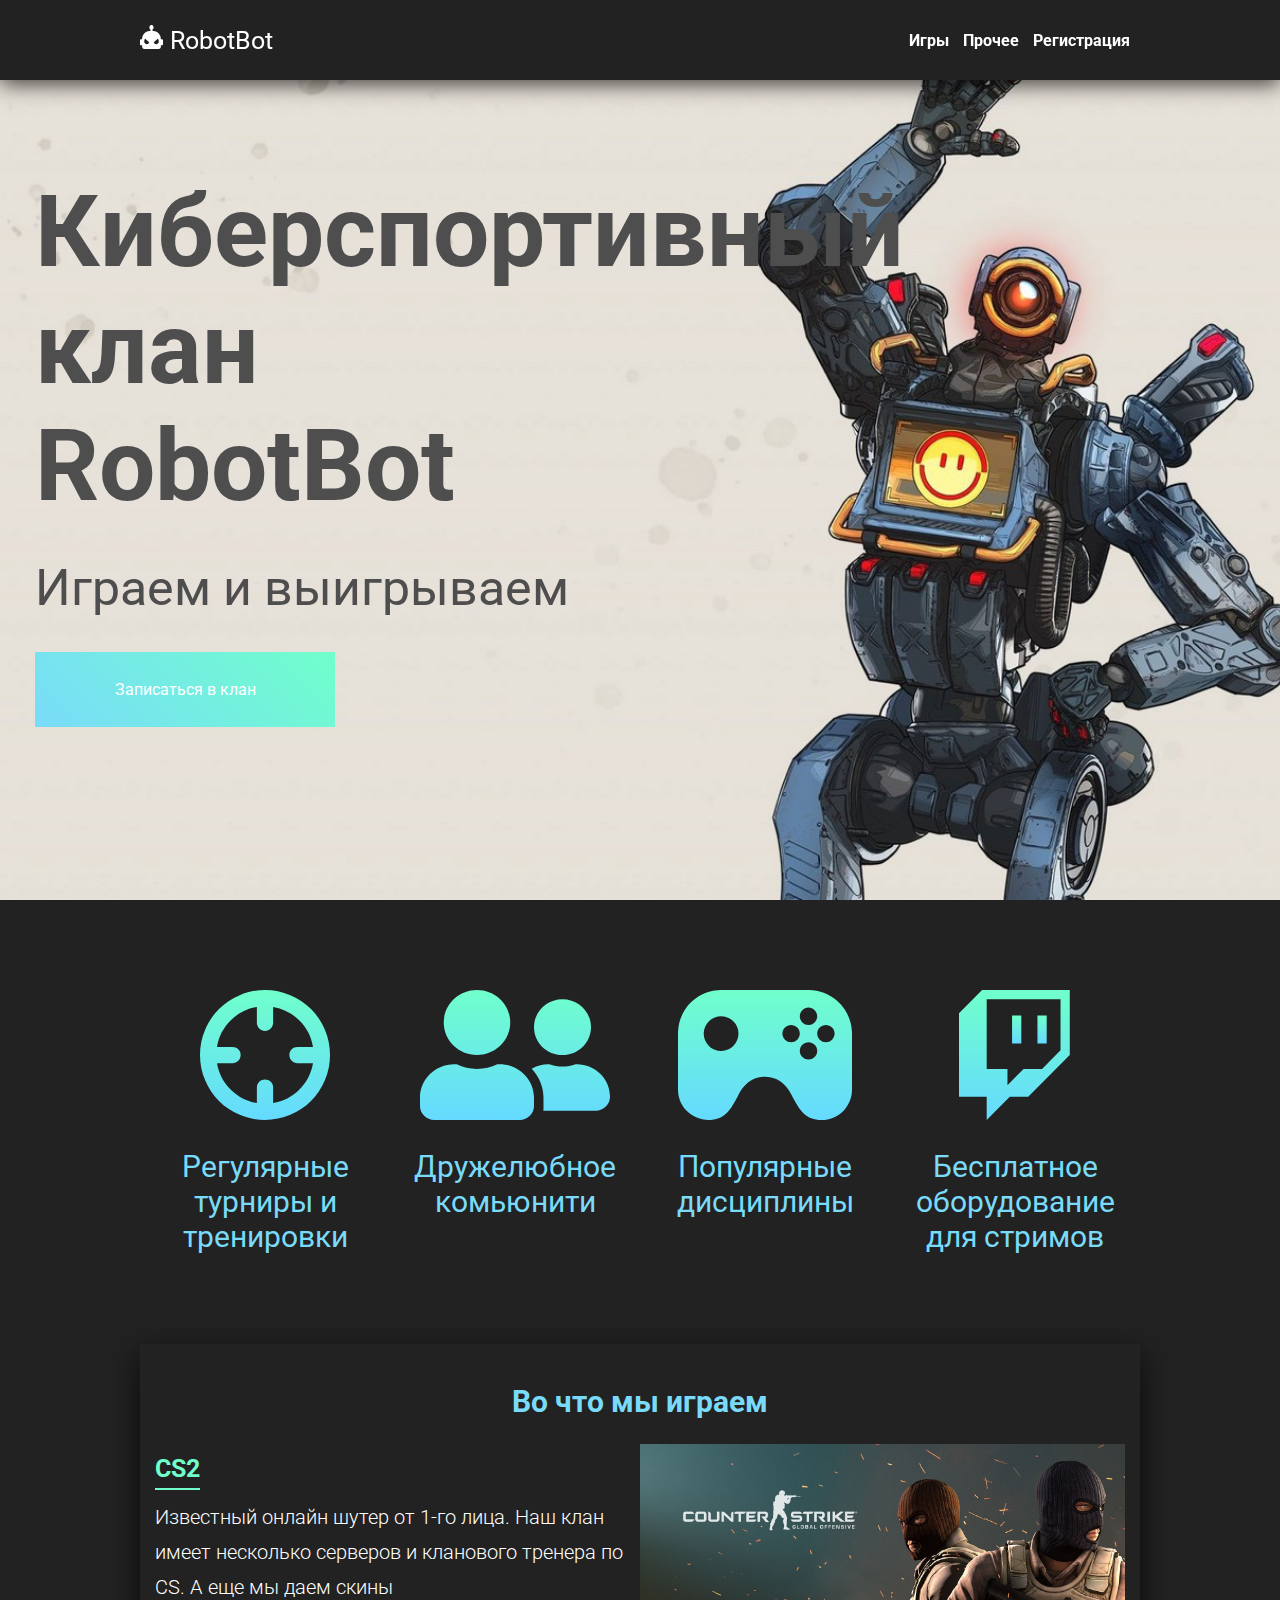
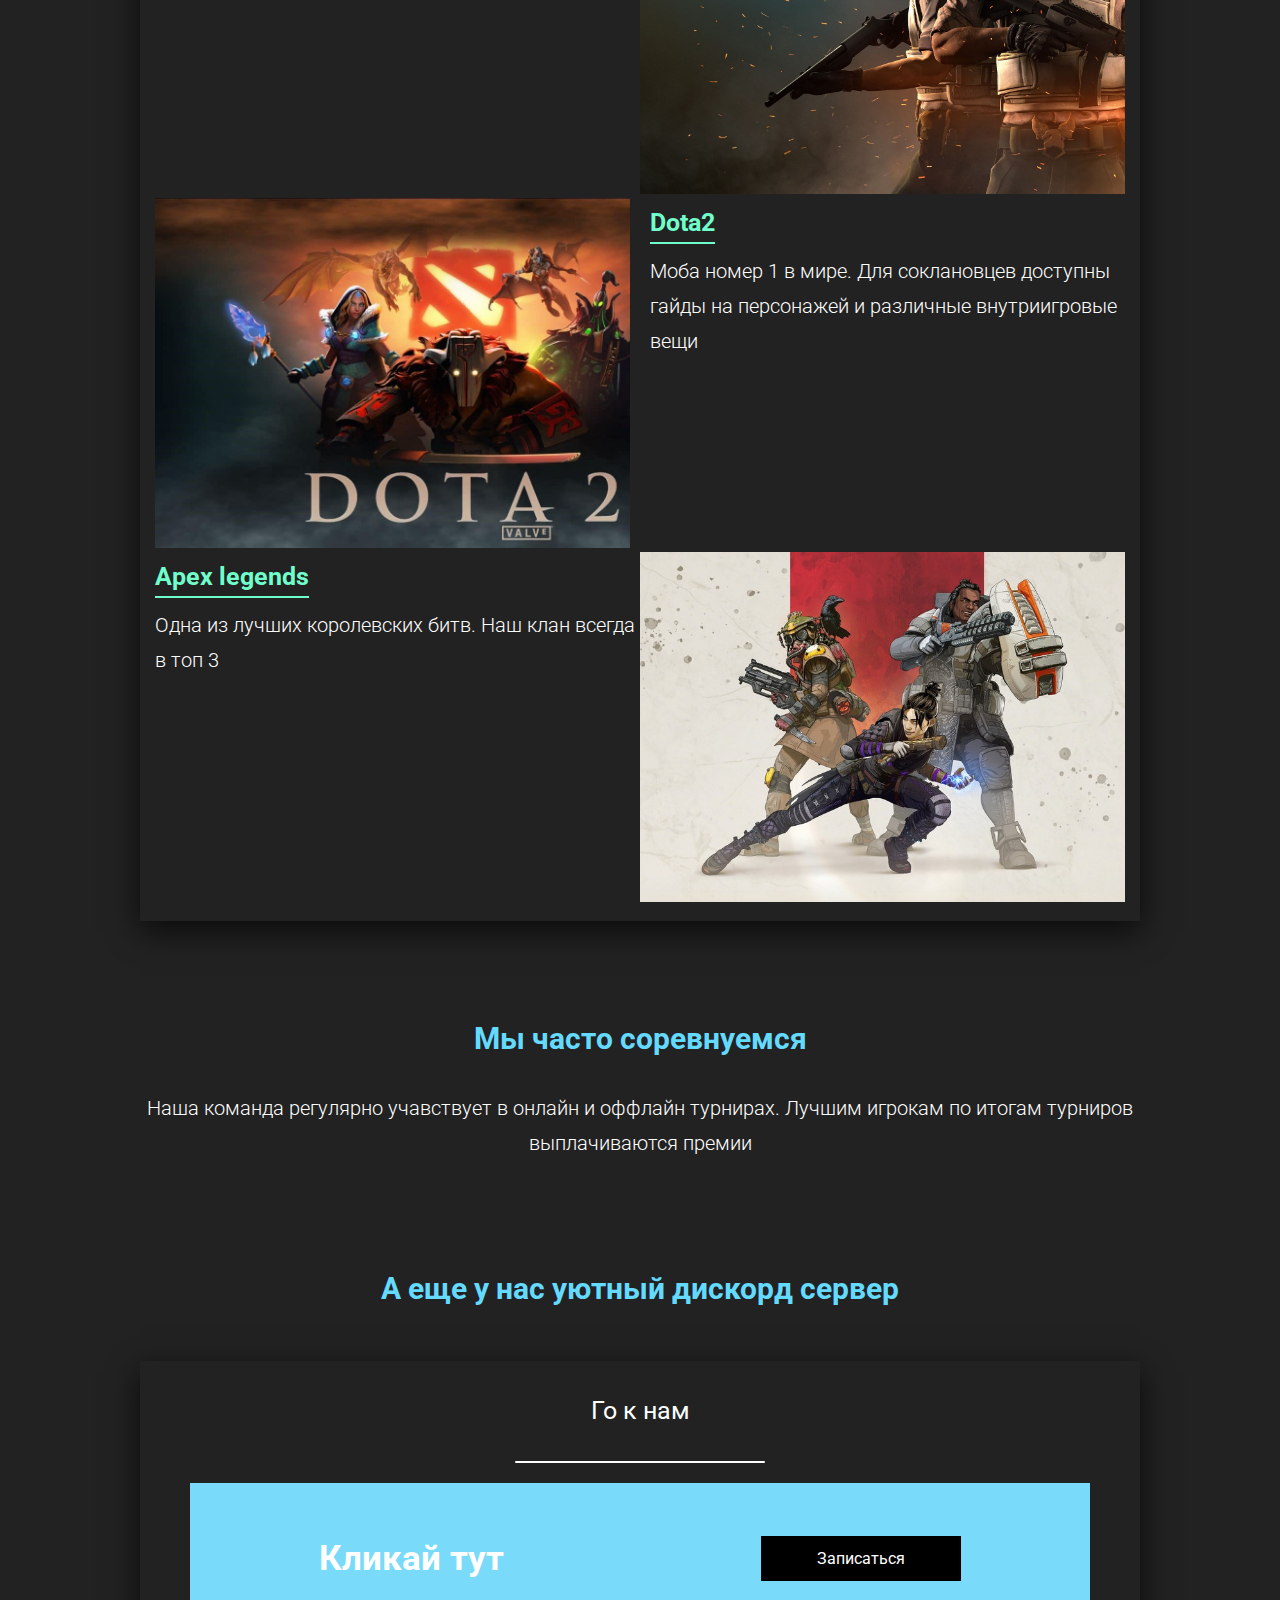
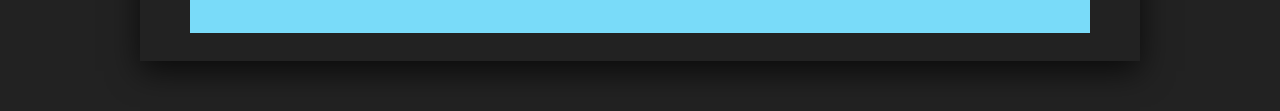
<file: index.html>
<!--
Цель урока.Создать часть сайта и реализовать форму регистрации. Доработать оставшуюся часть сайта самостоятельно на домашнем задании
-Повторение
+Подготовка файлов и папок
+Обнуляем стандартный браузерный css и создаем базовую стилизацию
+Создаем меню сайта
+Создаем шапку сайта
+Верстаем секцию с иконками
-Создаем секцию с играми
-Верстаем форму
-Стилизуем форму, добавляем переходы
-Cвойство cursor
-Fieldset и legend
-Выводы
-Домашнее задание

ДЗ
про игры секцию сделать
и дз в папке которое
 -->

<!DOCTYPE html>
<html lang="ru">
<head>
    <meta charset="UTF-8">
    <meta name="viewport" content="width=device-width, initial-scale=1.0">
    <link rel="stylesheet" href="../styles/style.css">
    <title>Киберпупер клуб</title>
</head>
<body>
    <header class="header">
        <div class="header__container">
            <a class="header__logo-text" href="#"><img class="header__logo-img" src="../img/icons/site_logo.svg" alt="logo">RobotBot</a>
            <div class="header__btn-list">
                <a class="header__btn" href="#">Игры</a>
                <a class="header__btn" href="#">Прочее</a>
                <a class="header__btn" href="#">Регистрация</a>
            </div>
        </div>
    </header>
    <main>
        <section class="welcome">
            <div class="welcome__content">
                <h1 class="welcome__title">Киберспортивный клан RobotBot</h1>
                <p class="welcome__text">Играем и выигрываем</p>
                <a class="welcome__btn" href="#">Записаться в клан</a>
            </div>
        </section>

        <section class="about">
            <div class="about__container">                
                <div class="about__content">
                    <div class="about__card">
                        <img class="about__img" src="../img/icons/scope.svg" alt="scope.svg">
                        <p class="about__text">Регулярные турниры и тренировки</p>
                    </div>
                    <div class="about__card">
                        <img class="about__img" src="../img/icons/friendly.svg" alt="friendly.svg">
                        <p class="about__text">Дружелюбное комьюнити</p>
                    </div>
                    <div class="about__card">
                        <img class="about__img" src="../img/icons/joystic.svg" alt="joystic.svg">
                        <p class="about__text">Популярные дисциплины</p>
                    </div>
                    <div class="about__card">
                        <img class="about__img" src="../img/icons/twitch.svg" alt="twitch.svg">
                        <p class="about__text">Бесплатное оборудование для стримов</p>
                    </div>
                </div>
            </div>
        </section>

        <section class="games">
            <div class="games__container">
                <div class="games__content">
                    <h2 class="games__title">Во что мы играем</h2>
                    <div class="games__card">
                        <div class="games__card-left">
                            <h3 class="games__subtitle">CS2</h3>
                            <p class="games__text">Известный онлайн шутер от 1-го лица. Наш клан
                                имеет несколько серверов и кланового тренера
                                по CS. А еще мы даем скины</p>
                        </div>
                        <div class="games__card-right">
                            <img class="games__img" src="../img/csgo.jpg" alt="cs.jpg">
                        </div>
                    </div>
                    <div class="games__card games__card_reverse">
                        <div class="games__card-left games__card-left_reverse">
                            <h3 class="games__subtitle">Dota2</h3>
                            <p class="games__text">Моба номер 1 в мире. Для соклановцев
                                доступны гайды на персонажей и различные
                                внутриигровые вещи</p>
                        </div>
                        <div class="games__card-right">
                            <img class="games__img" src="../img/dota2.jpg" alt="cs.jpg">
                        </div>
                    </div>
                    <div class="games__card">
                        <div class="games__card-left">
                            <h3 class="games__subtitle">Apex legends</h3>
                            <p class="games__text">Одна из лучших королевских битв. Наш клан всегда в топ 3</p>
                        </div>
                        <div class="games__card-right">
                            <img class="games__img" src="../img/apex.jpg" alt="cs.jpg">
                        </div>
                    </div>
                </div>
            </div>
        </section>

        <section class="competitons">
            <div class="competitons__container">
                <h2 class="competitons__title">Мы часто соревнуемся</h2>
                <p class="competitons__text">Наша команда регулярно учавствует в онлайн и оффлайн турнирах. Лучшим игрокам по итогам турниров выплачиваются премии</p>
            </div>
        </section>

        <section class="social">
            <div class="social__container">
                <a class="social__discord-link" href="#"><h2 class="social__title">А еще у нас уютный дискорд сервер</h2></a>
                <div class="social__card">
                    <p class="social__text-go">Го к нам</p>
                    <hr class="social__divider">
                    <div class="social__link-container">
                        <p class="social__text-click">Кликай тут</p>
                        <a class="social__btn" href="../registration/registration.html">Записаться</a>
                    </div>
                </div>
            </div>
        </section>
    </main>
    <footer>

    </footer>
    
</body>
</html>
</file>
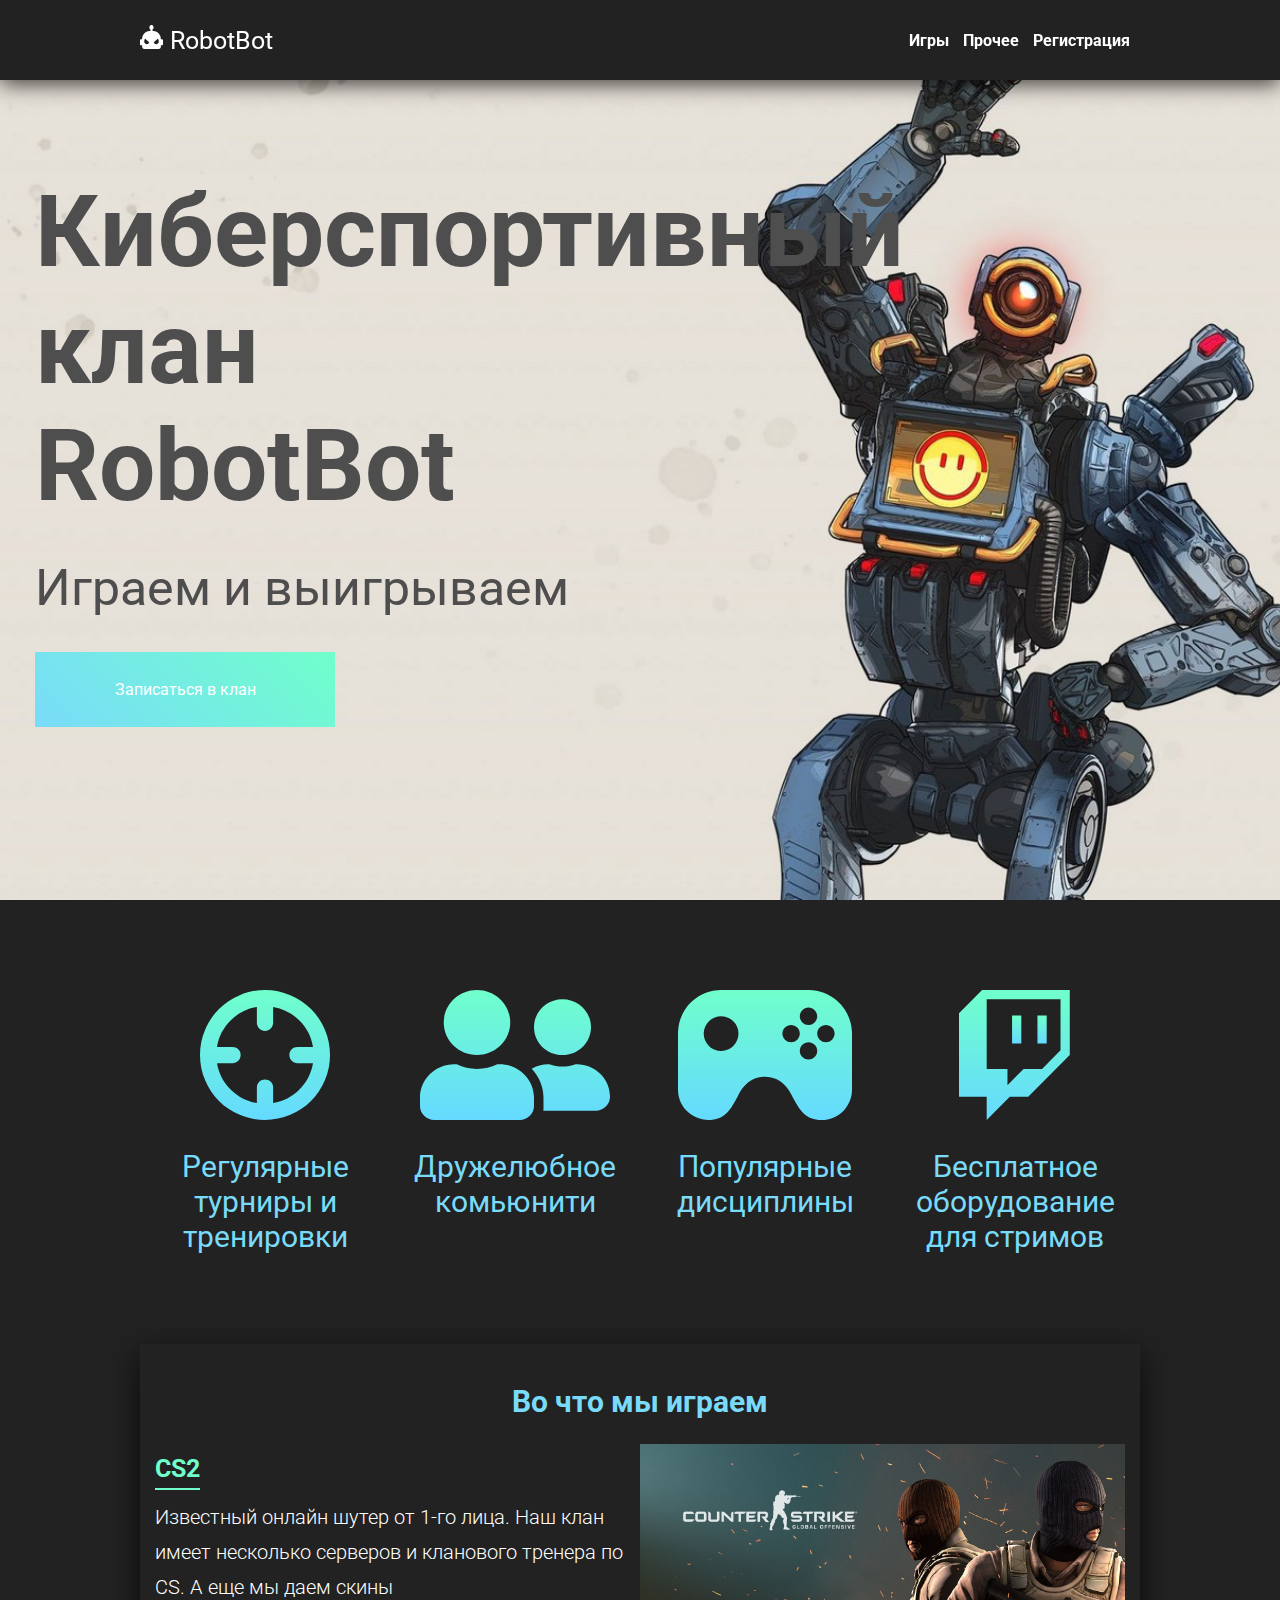
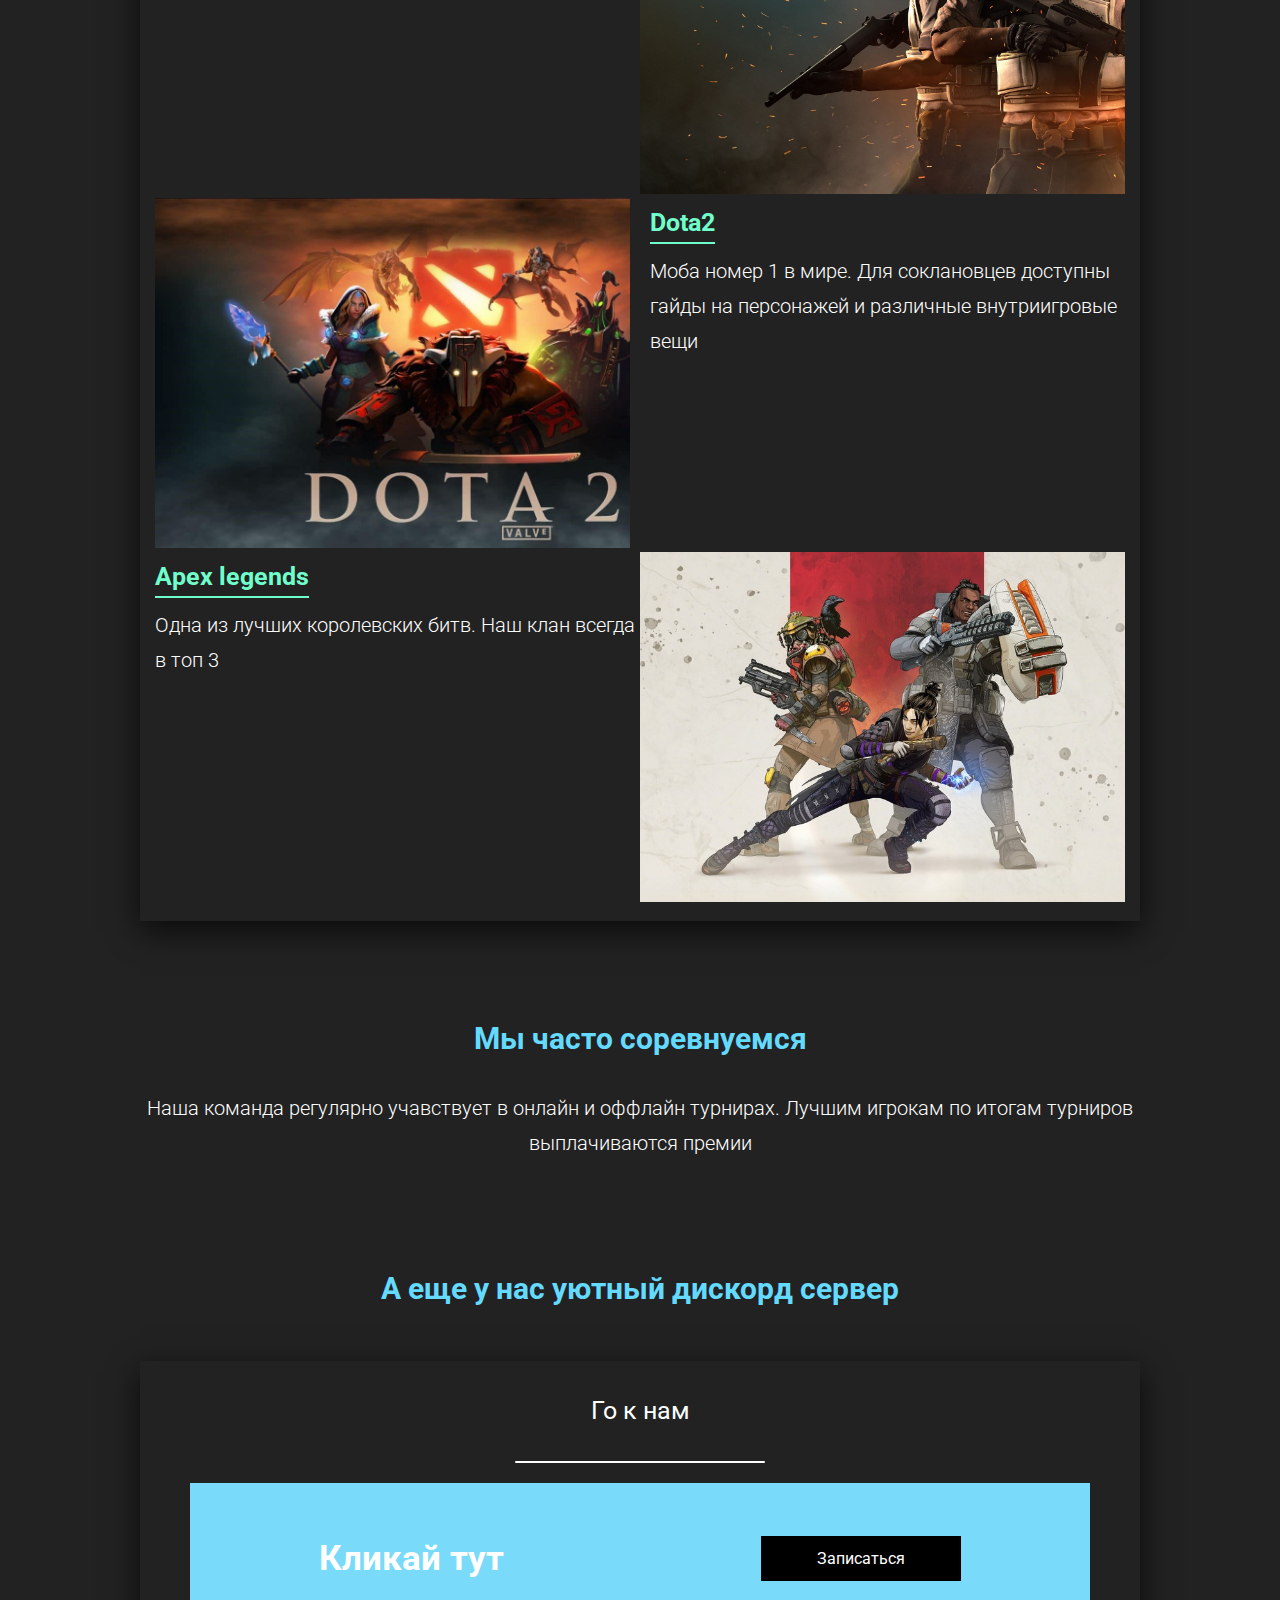
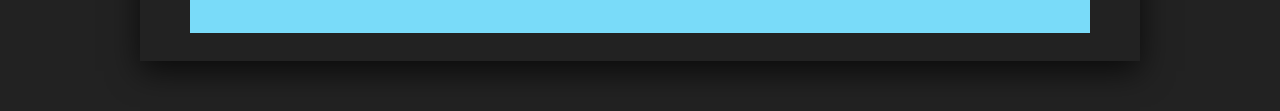
<file: main/index.html>
<!--
Цель урока.Создать часть сайта и реализовать форму регистрации. Доработать оставшуюся часть сайта самостоятельно на домашнем задании
-Повторение
+Подготовка файлов и папок
+Обнуляем стандартный браузерный css и создаем базовую стилизацию
+Создаем меню сайта
+Создаем шапку сайта
+Верстаем секцию с иконками
-Создаем секцию с играми
-Верстаем форму
-Стилизуем форму, добавляем переходы
-Cвойство cursor
-Fieldset и legend
-Выводы
-Домашнее задание

ДЗ
про игры секцию сделать
и дз в папке которое
 -->

<!DOCTYPE html>
<html lang="ru">
<head>
    <meta charset="UTF-8">
    <meta name="viewport" content="width=device-width, initial-scale=1.0">
    <link rel="stylesheet" href="../styles/style.css">
    <title>Киберпупер клуб</title>
</head>
<body>
    <header class="header">
        <div class="header__container">
            <a class="header__logo-text" href="#"><img class="header__logo-img" src="../img/icons/site_logo.svg" alt="logo">RobotBot</a>
            <div class="header__btn-list">
                <a class="header__btn" href="#games">Игры</a>
                <a class="header__btn" href="#other">Прочее</a>
                <a class="header__btn" href="#registration">Регистрация</a>
            </div>
        </div>
    </header>
    <main>
        <section class="welcome">
            <div class="welcome__content">
                <h1 class="welcome__title">Киберспортивный клан RobotBot</h1>
                <p class="welcome__text">Играем и выигрываем</p>
                <a class="welcome__btn" href="#form">Записаться в клан</a>
            </div>
        </section>

        <section class="about">
            <div class="about__container">                
                <div class="about__content">
                    <div class="about__card">
                        <img class="about__img" src="../img/icons/scope.svg" alt="scope.svg">
                        <p class="about__text">Регулярные турниры и тренировки</p>
                    </div>
                    <div class="about__card">
                        <img class="about__img" src="../img/icons/friendly.svg" alt="friendly.svg">
                        <p class="about__text">Дружелюбное комьюнити</p>
                    </div>
                    <div class="about__card">
                        <img class="about__img" src="../img/icons/joystic.svg" alt="joystic.svg">
                        <p class="about__text">Популярные дисциплины</p>
                    </div>
                    <div class="about__card">
                        <img class="about__img" src="../img/icons/twitch.svg" alt="twitch.svg">
                        <p class="about__text">Бесплатное оборудование для стримов</p>
                    </div>
                </div>
            </div>
        </section>

        <section class="games" id="games">
            <div class="games__container">
                <div class="games__content">
                    <h2 class="games__title">Во что мы играем</h2>
                    <div class="games__card">
                        <div class="games__card-left">
                            <h3 class="games__subtitle">CS2</h3>
                            <p class="games__text">Известный онлайн шутер от 1-го лица. Наш клан
                                имеет несколько серверов и кланового тренера
                                по CS. А еще мы даем скины</p>
                        </div>
                        <div class="games__card-right">
                            <img class="games__img" src="../img/csgo.jpg" alt="cs.jpg">
                        </div>
                    </div>
                    <div class="games__card games__card_reverse">
                        <div class="games__card-left games__card-left_reverse">
                            <h3 class="games__subtitle">Dota2</h3>
                            <p class="games__text">Моба номер 1 в мире. Для соклановцев
                                доступны гайды на персонажей и различные
                                внутриигровые вещи</p>
                        </div>
                        <div class="games__card-right">
                            <img class="games__img" src="../img/dota2.jpg" alt="cs.jpg">
                        </div>
                    </div>
                    <div class="games__card">
                        <div class="games__card-left">
                            <h3 class="games__subtitle">Apex legends</h3>
                            <p class="games__text">Одна из лучших королевских битв. Наш клан всегда в топ 3</p>
                        </div>
                        <div class="games__card-right">
                            <img class="games__img" src="../img/apex.jpg" alt="cs.jpg">
                        </div>
                    </div>
                </div>
            </div>
        </section>

        <section class="competitons" id="other">
            <div class="competitons__container">
                <h2 class="competitons__title">Мы часто соревнуемся</h2>
                <p class="competitons__text">Наша команда регулярно учавствует в онлайн и оффлайн турнирах. Лучшим игрокам по итогам турниров выплачиваются премии</p>
            </div>
        </section>

        <section class="social">
            <div class="social__container">
                <a class="social__discord-link" href="#"><h2 class="social__title">А еще у нас уютный дискорд сервер</h2></a>
                <div class="social__card" id="registration">
                    <p class="social__text-go">Го к нам</p>
                    <hr class="social__divider">
                    <div class="social__link-container">
                        <p class="social__text-click">Кликай тут</p>
                        <a class="social__btn" href="../registration/registration.html" id="form">Записаться</a>
                    </div>
                </div>
            </div>
        </section>
    </main>
    <footer>

    </footer>
    
</body>
</html>
</file>
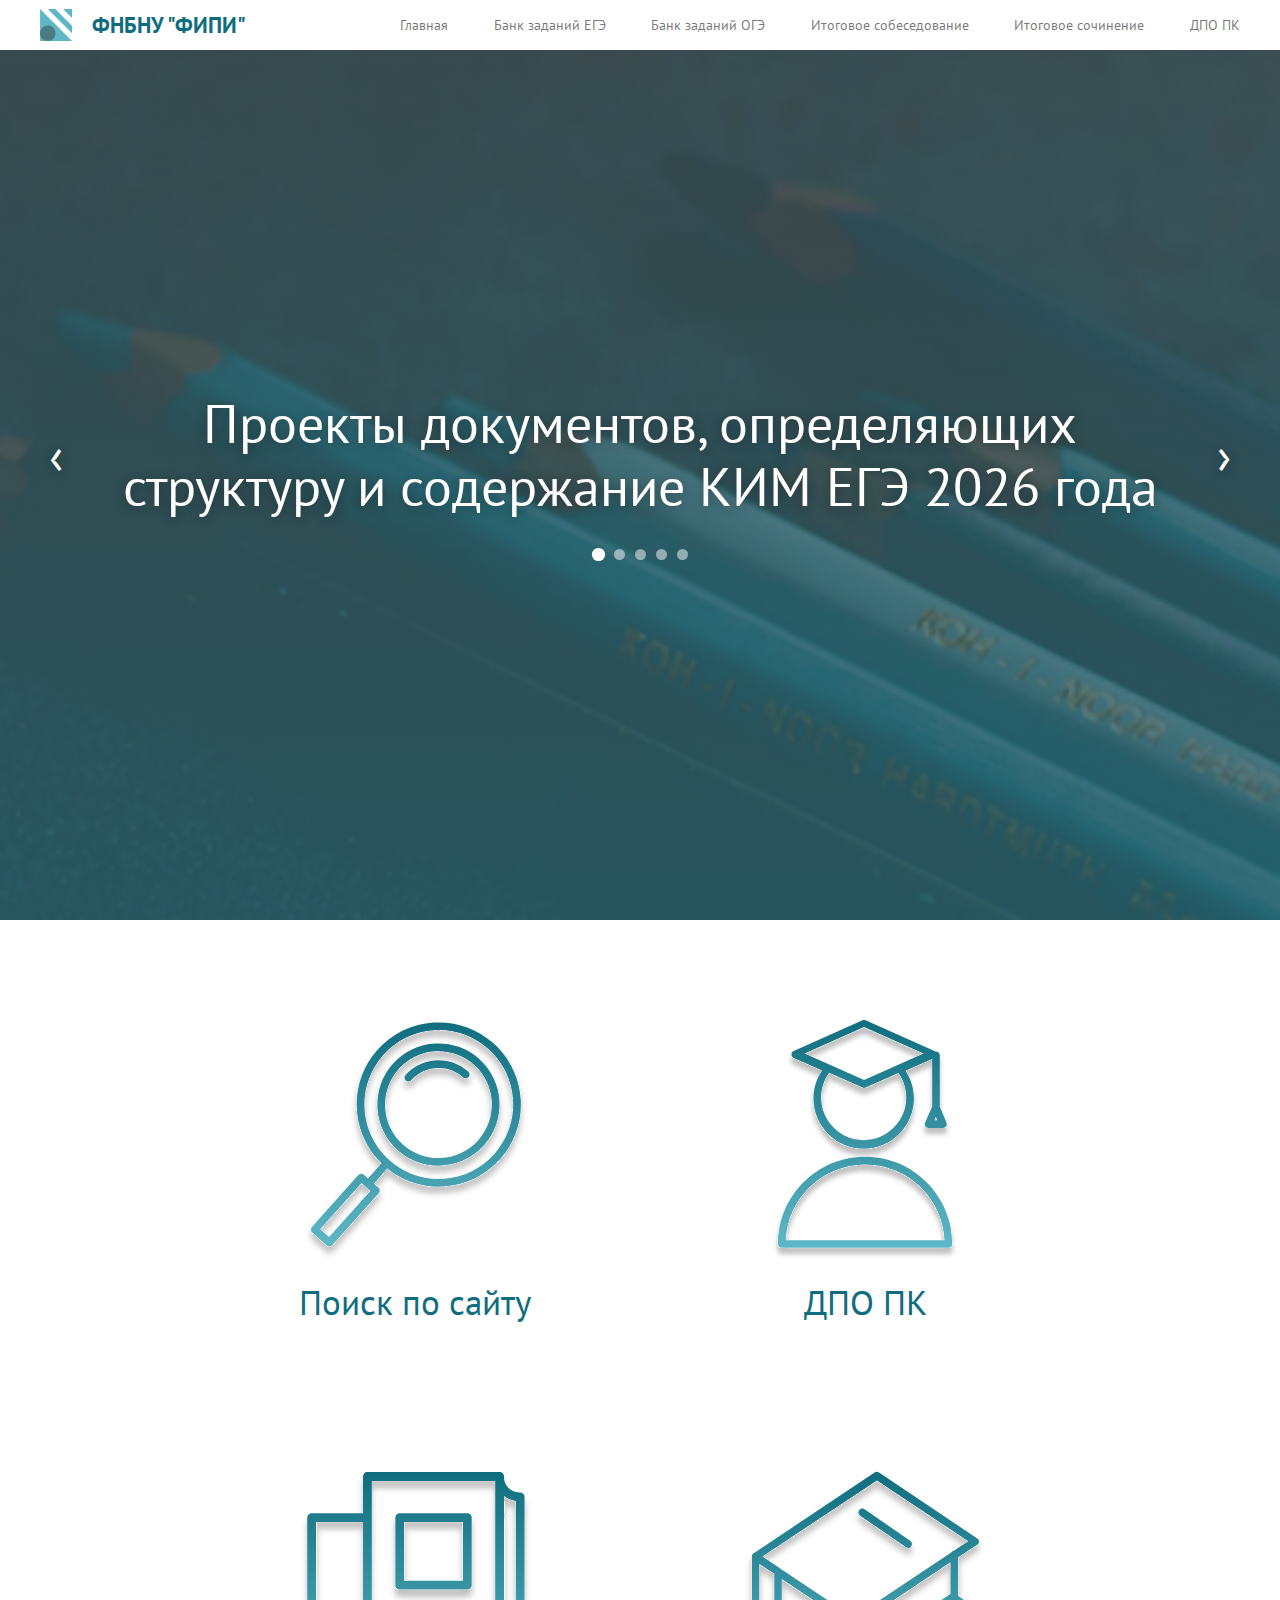
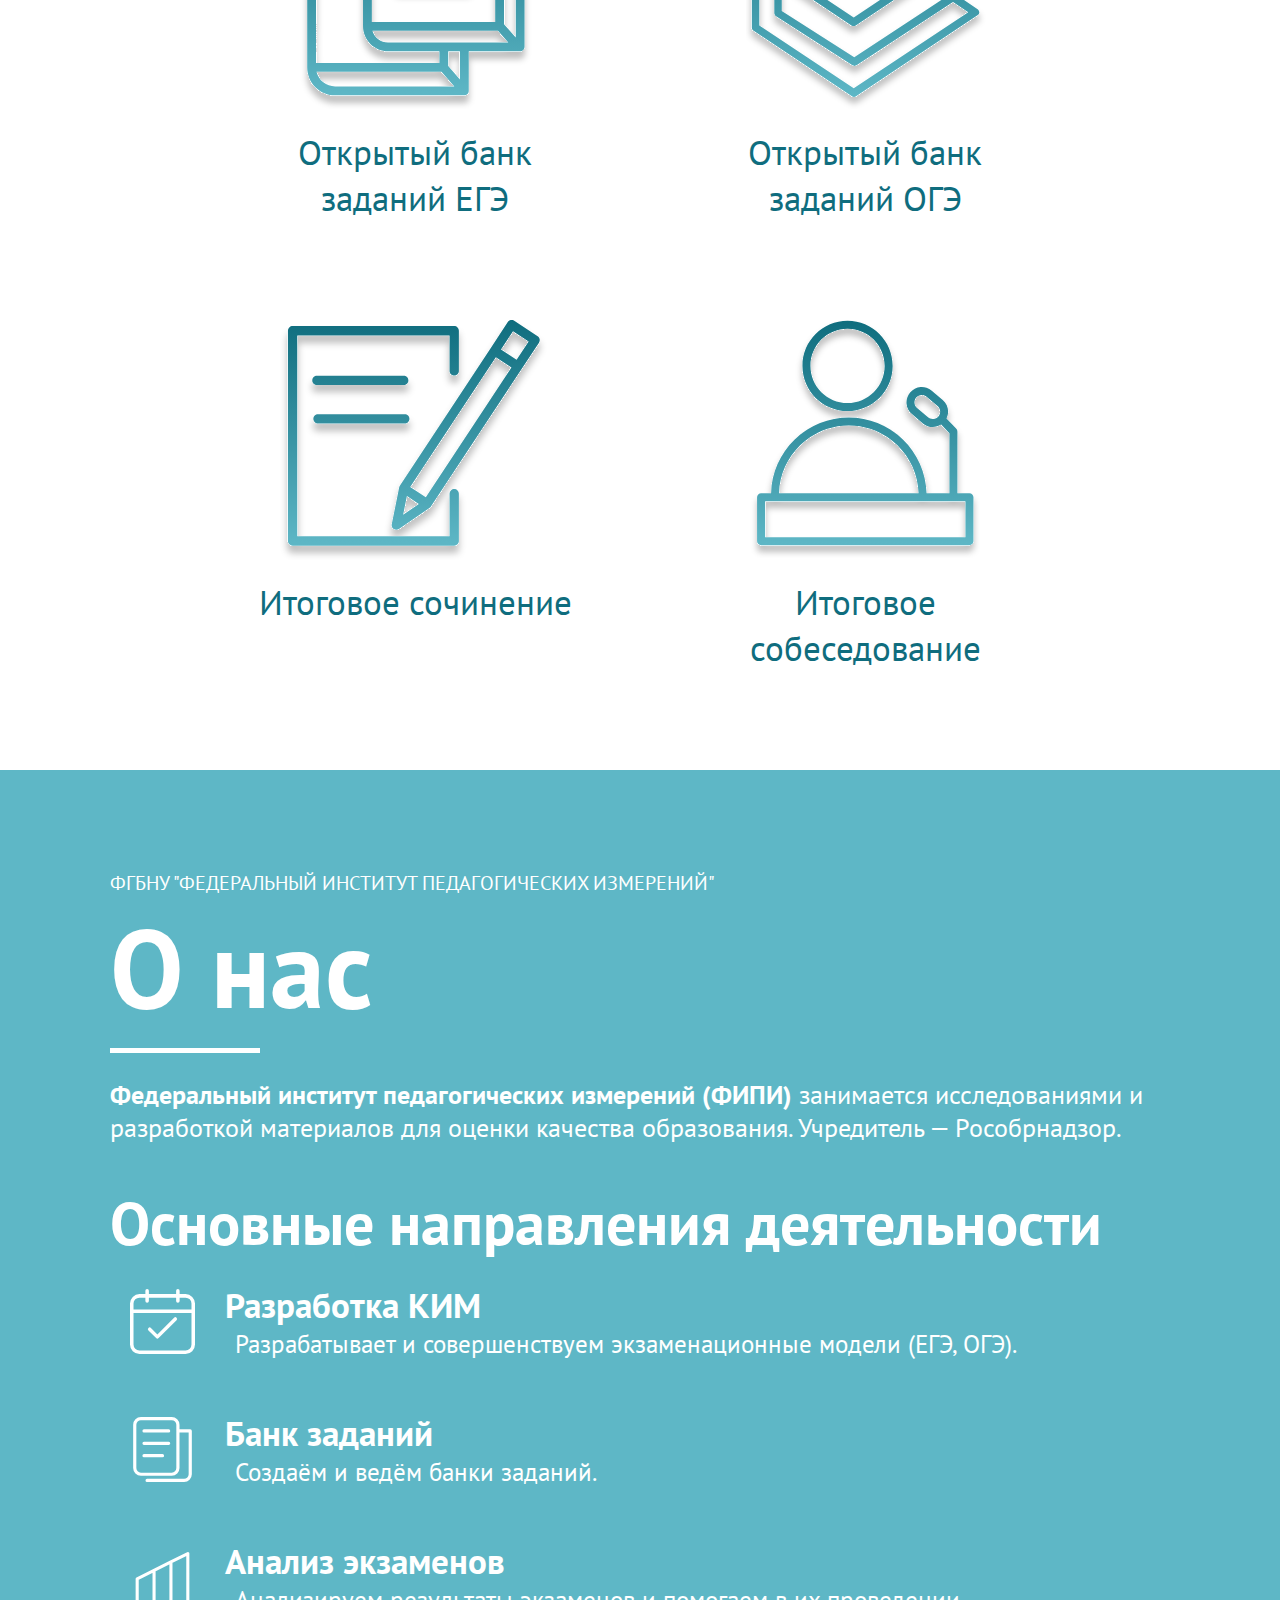
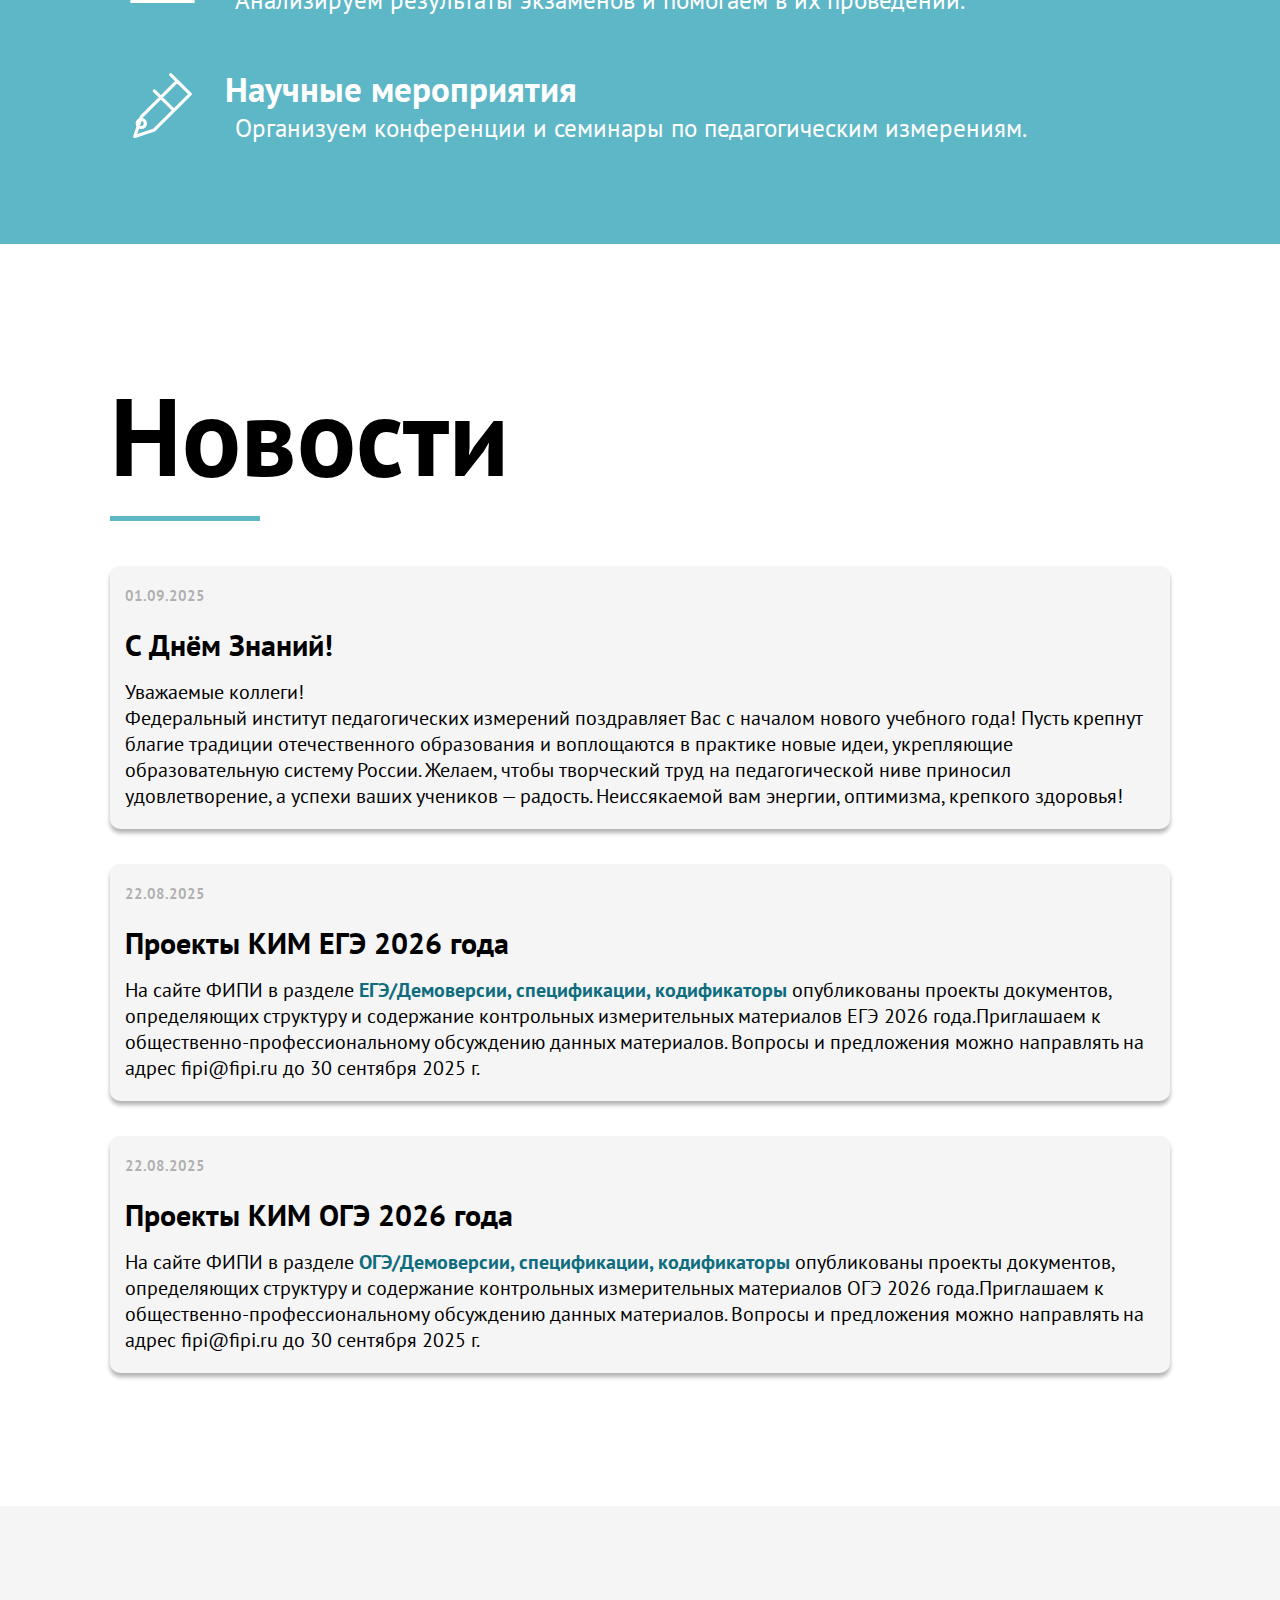
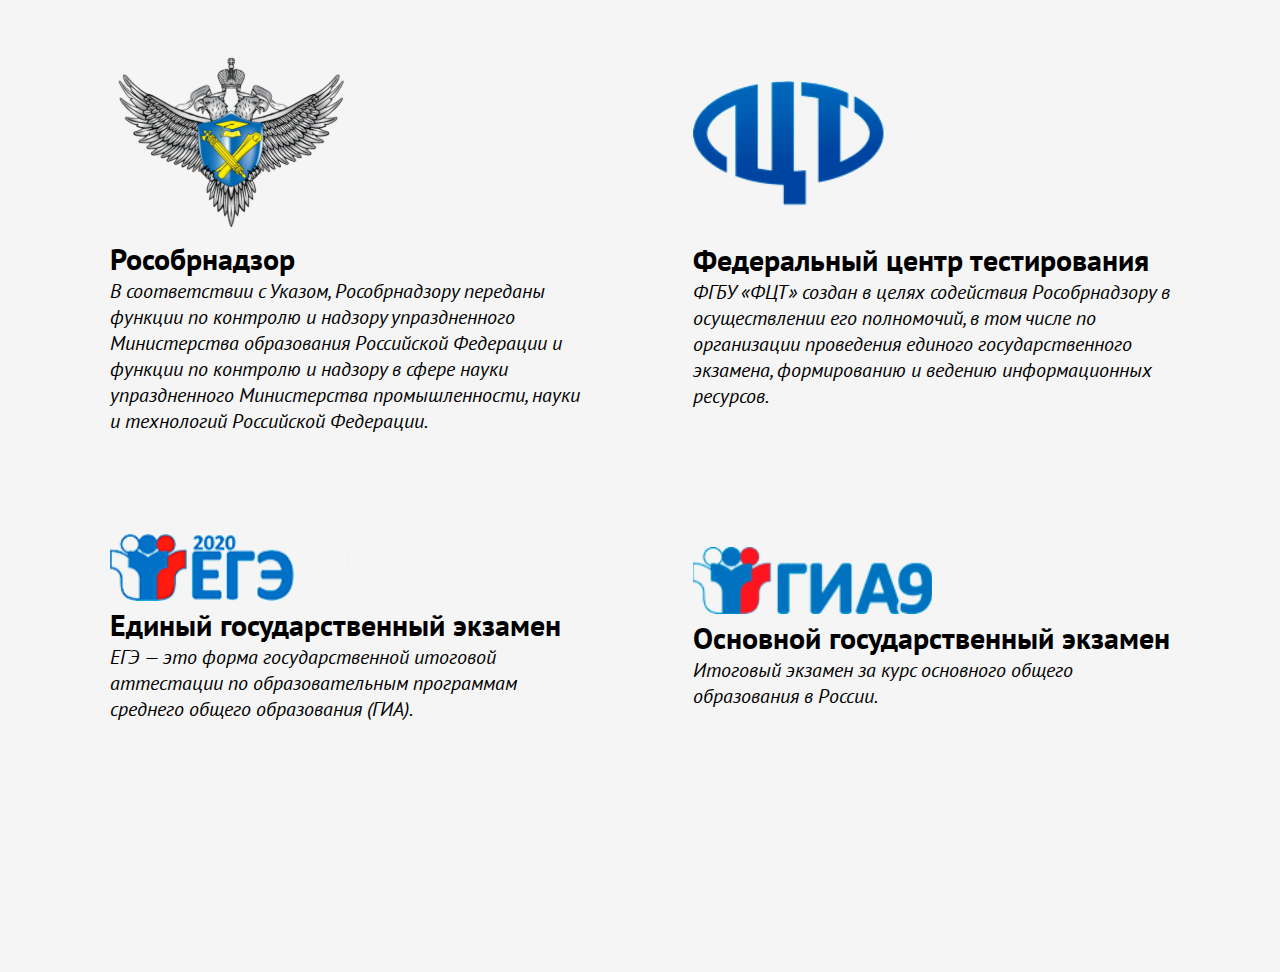
<file: pages/index.html>
<!DOCTYPE html>
<html lang="ru">
<head>
    <meta charset="UTF-8">
    <meta name="viewport" content="width=device-width, initial-scale=1.0">
    <link rel="stylesheet" href="../styles/index.css">
    <link rel="icon" href="../materials/logo2.svg" sizes="192x192" type="image/png">
    <link rel="apple-touch-icon" href="../materials/logo2.svg">
    <title>ФИПИ Главная</title>
</head>
<body>
    <header class="header">
        <input class="header__burger-checkbox" type="checkbox" id="menu-checkbox">
        <div class="header__container">
            <a class="header__logo" href="index.html">
                <img class="header__logo-img" src="../materials/logo2.svg" alt="logo">
                <h1 class="header__logo-text">ФНБНУ "ФИПИ"</h1>
            </a>
            <nav class="header__nav-desktop">
                <a class="header__nav-item" href="index.html">Главная</a>
                <a class="header__nav-item" href="#">Банк заданий ЕГЭ</a>
                <a class="header__nav-item" href="oge-subject-select.html">Банк заданий ОГЭ</a>
                <a class="header__nav-item" href="#">Итоговое собеседование</a>
                <a class="header__nav-item" href="#">Итоговое сочинение</a>
                <a class="header__nav-item" href="#">ДПО ПК</a>
            </nav>
            <label class="header__burger" for="menu-checkbox"></label>
        </div>
        <div class="header__menu">
            <div class="header__menu-content">
                <div class="header__menu-header-container">
                    <img class="header__menu-logo" src="../materials/logo2.svg" alt="logo">
                    <p class="header__menu-text">ФИПИ</p>
                </div>
                <nav class="header__menu-nav">
                    <a class="header__menu-item" href="index.html">Главная</a>
                    <a class="header__menu-item" href="#">Банк заданий ЕГЭ</a>
                    <a class="header__menu-item" href="oge-subject-select.html">Банк заданий ОГЭ</a>
                    <a class="header__menu-item" href="#">Итоговое собеседование</a>
                    <a class="header__menu-item" href="#">Итоговое сочинение</a>
                    <a class="header__menu-item" href="#">ДПО ПК</a>
                </nav>
            </div>
        </div>
    </header>
    <main class="main">
        <section class="main__gallery">
            <div class="main__gallery-slider">
                <button class="main__gallery-arrow main__gallery-arrow_left" id="gallery-arrow-left" type="button" aria-label="Предыдущий слайд">
                    ‹
                </button>
                <p class="main__gallery-text" id="gallery-text"></p>
                <button class="main__gallery-arrow main__gallery-arrow_right" id="gallery-arrow-right" type="button" aria-label="Следующий слайд">
                    ›
                </button>
            </div>
            <div class="main__gallery-dots" id="gallery-dots" aria-label="Индикаторы слайдов"></div>
        </section>

        <section class="main__functions">
            <div class="main__functions-cards">
                <a class="main__functions-card" href="#">
                    <img class="main__functions-card-img" src="../materials/2sec-1.svg" alt="search">
                    <p class="main__functions-card-text">Поиск по сайту</p>
                </a>
                <a class="main__functions-card" href="#">
                    <img class="main__functions-card-img" src="../materials/2sec-2.svg" alt="student">
                    <p class="main__functions-card-text">ДПО ПК</p>
                </a>
                <a class="main__functions-card" href="#">
                    <img class="main__functions-card-img" src="../materials/2sec-3.svg" alt="ege">
                    <p class="main__functions-card-text">Открытый банк заданий ЕГЭ</p>
                </a>
                <a class="main__functions-card" href="oge-subject-select.html">
                    <img class="main__functions-card-img" src="../materials/2sec-4.svg" alt="oge">
                    <p class="main__functions-card-text">Открытый банк заданий ОГЭ</p>
                </a>
                <a class="main__functions-card" href="#">
                    <img class="main__functions-card-img" src="../materials/2sec-5.svg" alt="exam">
                    <p class="main__functions-card-text">Итоговое сочинение</p>
                </a>
                <a class="main__functions-card" href="#">
                    <img class="main__functions-card-img" src="../materials/2sec-6.svg" alt="exam">
                    <p class="main__functions-card-text">Итоговое собеседование</p>
                </a>
            </div>
        </section>

        <section class="main__about">
            <div class="main__about-container">
                <p class="main__about-upper-text">ФГБНУ "ФЕДЕРАЛЬНЫЙ ИНСТИТУТ ПЕДАГОГИЧЕСКИХ ИЗМЕРЕНИЙ"</p>
                <h2 class="main__about-title">О нас</h2>
                <p class="main__about-text"><span class="main__about-text main__about-text_bold">Федеральный институт педагогических измерений (ФИПИ)</span> занимается исследованиями и разработкой материалов для оценки качества образования. Учредитель — Рособрнадзор.</p>
                <div class="main__about-advantages">
                    <h3 class="main__about-advantages-title" >Основные направления деятельности</h3>
                    <div class="main__about-advantages-container">
                        <div class="main__about-advantages-item">
                            <img class="main__about-advantages-item-img" src="../materials/3sec-1.svg" alt="">
                            <div class="main__about-advantages-item-container">
                                <p class="main__about-advantages-item-container-title">Разработка КИМ</p>
                                <p class="main__about-advantages-item-container-text">Разрабатывает и совершенствуем экзаменационные модели (ЕГЭ, ОГЭ).</p>
                            </div>
                        </div>
                        <div class="main__about-advantages-item">
                            <img class="main__about-advantages-item-img" src="../materials/3sec-2.svg" alt="">
                            <div class="main__about-advantages-item-container">
                                <p class="main__about-advantages-item-container-title">Банк заданий</p>
                                <p class="main__about-advantages-item-container-text">Создаём и ведём банки заданий.</p>
                            </div>
                        </div>
                        <div class="main__about-advantages-item">
                            <img class="main__about-advantages-item-img" src="../materials/3sec-3.svg" alt="">
                            <div class="main__about-advantages-item-container">
                                <p class="main__about-advantages-item-container-title">Анализ экзаменов</p>
                                <p class="main__about-advantages-item-container-text">Анализируем результаты экзаменов и помогаем в их проведении.</p>
                            </div>
                        </div>
                        <div class="main__about-advantages-item">
                            <img class="main__about-advantages-item-img" src="../materials/3sec-4.svg" alt="">
                            <div class="main__about-advantages-item-container">
                                <p class="main__about-advantages-item-container-title">Научные мероприятия</p>
                                <p class="main__about-advantages-item-container-text">Организуем конференции и семинары по педагогическим измерениям.</p>
                            </div>
                        </div>
                    </div>
                </div>
            </div>
         </section>

        <section class="main__news">
            <div class="main__news-container">
                <h2 class="main__news-title">Новости</h2>
                <div class="main__news-cards">
                    <div class="main__news-card">
                        <p class="main__news-card-date">01.09.2025</p>
                        <h3 class="main__news-card-title">С Днём Знаний!</h3>
                        <p class="main__news-card-text">Уважаемые коллеги!<br>Федеральный институт педагогических измерений поздравляет Вас с началом нового учебного года! Пусть крепнут благие традиции отечественного образования и воплощаются в практике новые идеи, укрепляющие образовательную систему России. Желаем, чтобы творческий труд на педагогической ниве приносил удовлетворение, а успехи ваших учеников — радость. Неиссякаемой вам энергии, оптимизма, крепкого здоровья!</p>
                    </div>
                    <div class="main__news-card">
                        <p class="main__news-card-date">22.08.2025</p>
                        <h3 class="main__news-card-title">Проекты КИМ ЕГЭ 2026 года</h3>
                        <p class="main__news-card-text">На сайте ФИПИ в разделе <a class="main__news-card-text main__news-card-text_link" href="#">ЕГЭ/Демоверсии, спецификации, кодификаторы</a> опубликованы проекты документов, определяющих структуру и содержание контрольных измерительных материалов ЕГЭ 2026 года.Приглашаем к общественно-профессиональному обсуждению данных материалов. Вопросы и предложения можно направлять на адрес fipi@fipi.ru до 30 сентября 2025 г.</p>
                    </div>
                    <div class="main__news-card">
                        <p class="main__news-card-date">22.08.2025</p>
                        <h3 class="main__news-card-title">Проекты КИМ ОГЭ 2026 года</h3>
                        <p class="main__news-card-text">На сайте ФИПИ в разделе <a class="main__news-card-text main__news-card-text_link" href="#">ОГЭ/Демоверсии, спецификации, кодификаторы</a> опубликованы проекты документов, определяющих структуру и содержание контрольных измерительных материалов ОГЭ 2026 года.Приглашаем к общественно-профессиональному обсуждению данных материалов. Вопросы и предложения можно направлять на адрес fipi@fipi.ru до 30 сентября 2025 г.</p>
                    </div>
                </div>
            </div>
        </section>
    </main>
    <footer class="footer">
        <section class="footer__partners">
            <div class="footer__partners-container">
                <div class="footer__partners-card">
                    <img class="footer__partners-card-img" src="../materials/footer-1.svg" alt="Рособрнадзор">
                    <p class="footer__partners-card-title">Рособрнадзор</p>
                    <p class="footer__partners-card-text">В соответствии с Указом, Рособрнадзору переданы функции по контролю и надзору упраздненного Министерства образования Российской Федерации и функции по контролю и надзору в сфере науки упраздненного Министерства промышленности, науки и технологий Российской Федерации.</p>
                </div>
                <div class="footer__partners-card">
                    <img class="footer__partners-card-img" src="../materials/footer-2.svg" alt="ФТЦ">
                    <p class="footer__partners-card-title">Федеральный центр тестирования</p>
                    <p class="footer__partners-card-text">ФГБУ «ФЦТ» создан в целях содействия Рособрнадзору в осуществлении его полномочий, в том числе по организации проведения единого государственного экзамена, формированию и ведению информационных ресурсов.</p>
                </div>
                <div class="footer__partners-card">
                    <img class="footer__partners-card-img" src="../materials/footer-3.svg" alt="ЕГЭ">
                    <p class="footer__partners-card-title">Единый государственный экзамен</p>
                    <p class="footer__partners-card-text">ЕГЭ — это форма государственной итоговой аттестации по образовательным программам среднего общего образования (ГИА).</p>
                </div>
                <div class="footer__partners-card">
                    <img class="footer__partners-card-img" src="../materials/footer-4.svg" alt="ОГЭ">
                    <p class="footer__partners-card-title">Основной государственный экзамен</p>
                    <p class="footer__partners-card-text">Итоговый экзамен за курс основного общего образования в России.</p>
                </div>
            </div>
        </section>
        <!-- <section class="footer__copyright">
            <div class="footer__copyright-container">
                <p class="footer__copyright-text">© ФИПИ, 2025</p>
            </div>
        </section> -->
    </footer>
    <script type="module" src="../scripts/index.js"></script>
</body>
</html>
</file>
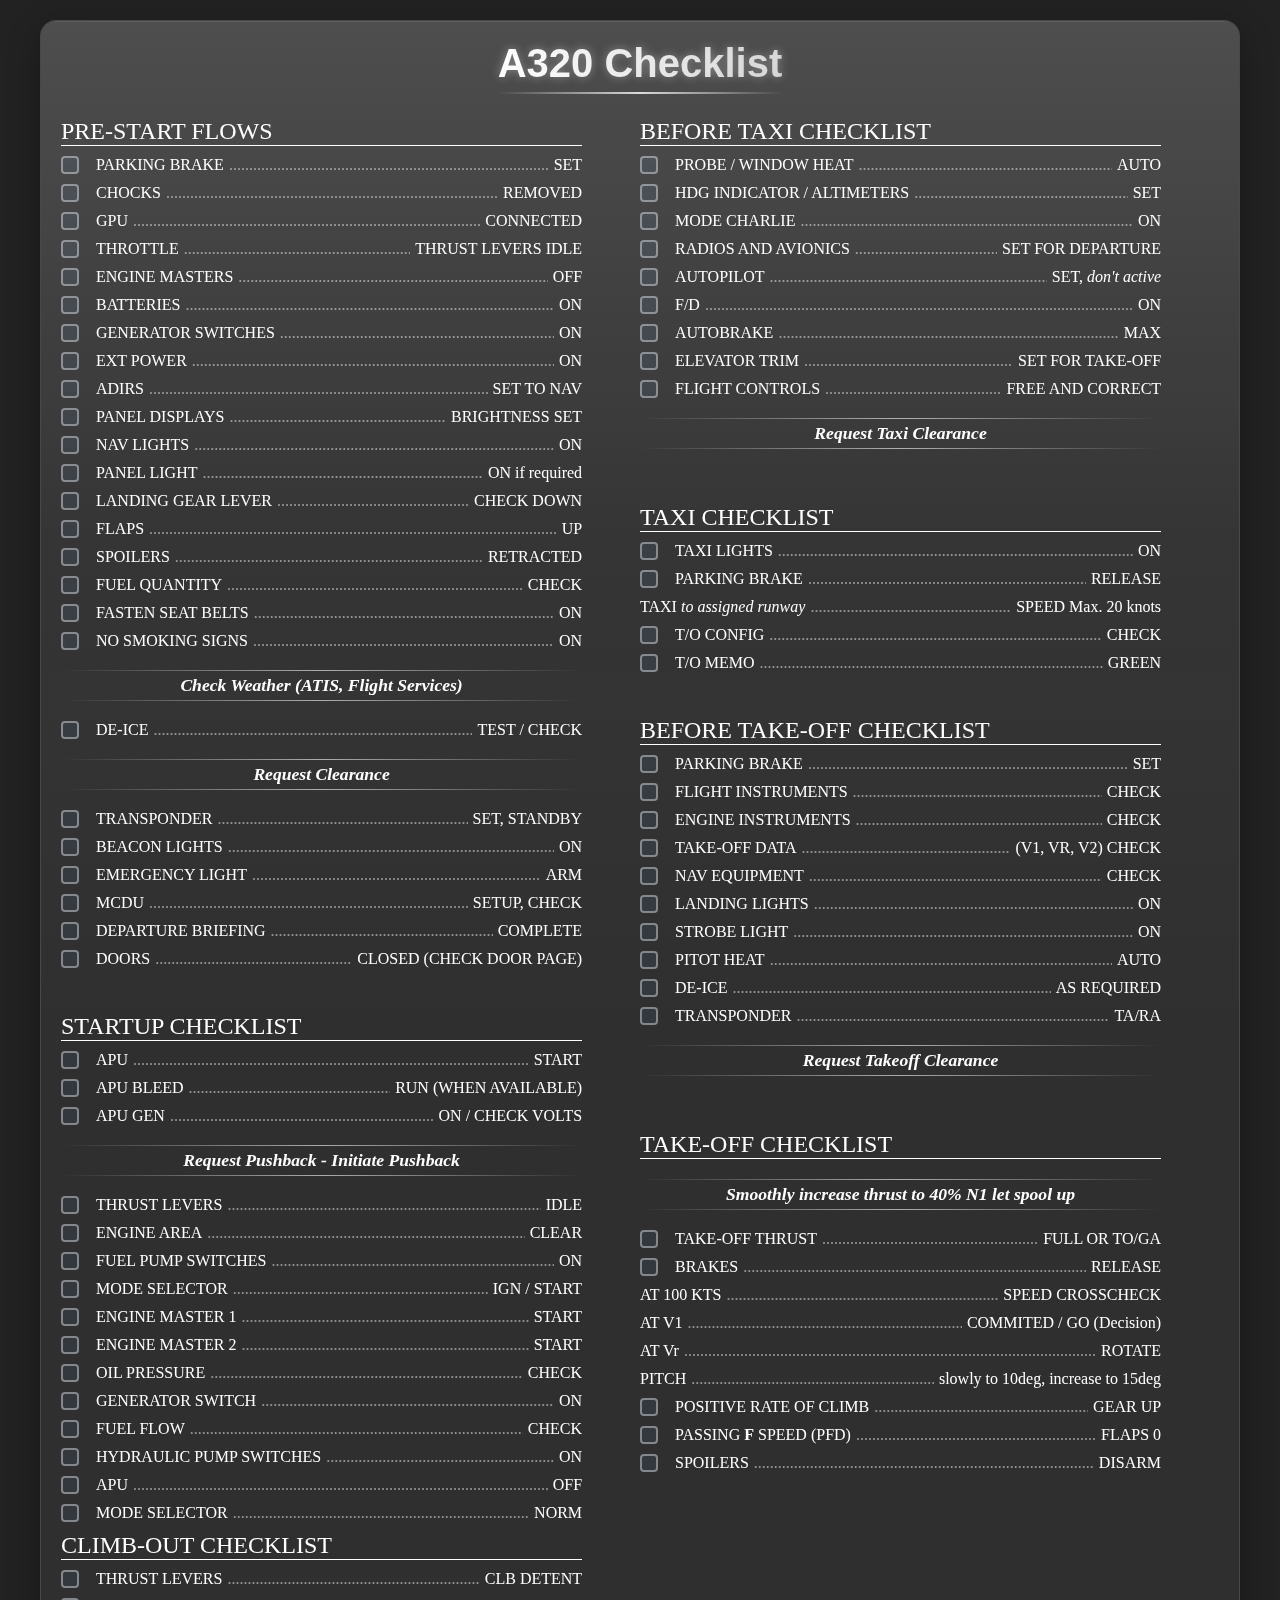
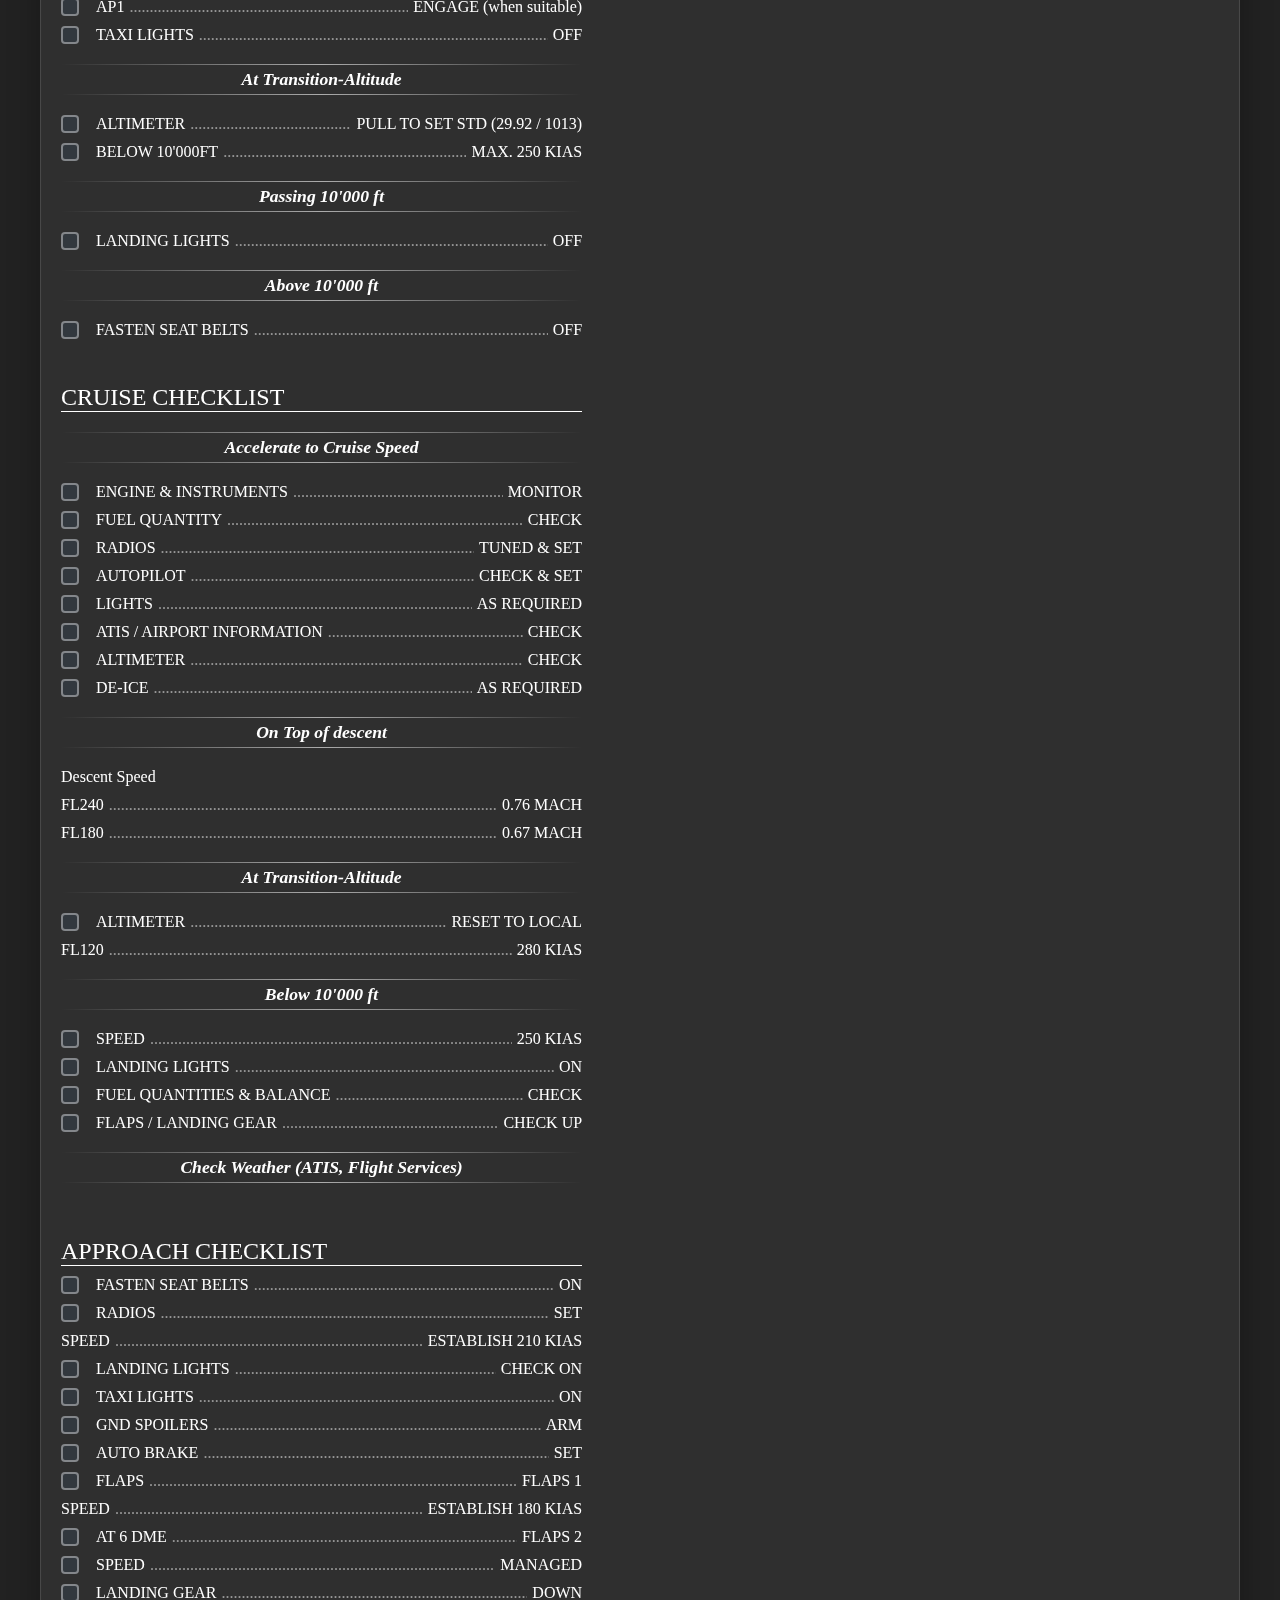
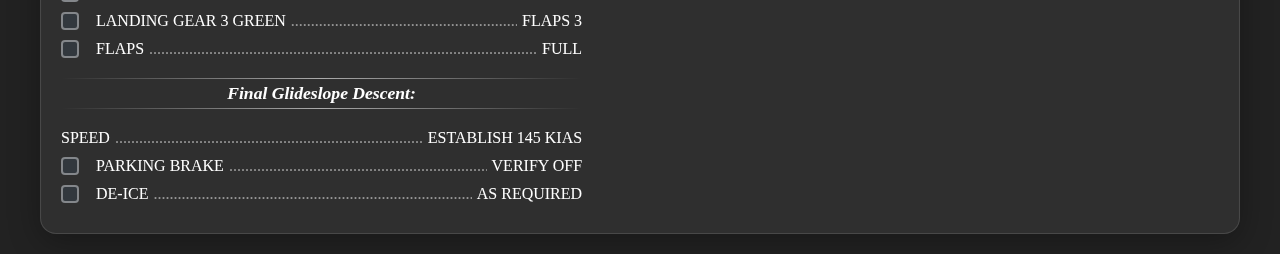
<file: pages/checklist-a320.html>
<!DOCTYPE html>
<html lang="ru">
<head>
    <meta charset="UTF-8">
    <link rel="stylesheet" href="../styles/checklist-a320.css">
    <title>A320 Checklist</title>
</head>
<body>
    <div class="checklist">
        <form class="checklist__content">
            <h1 class="checklist__title">A320 Checklist</h1>
            <div class="checklist__container">
                <div class="checklist__container-left">

                    <div class="checklist__left">
                        <h2 class="checklist__subtitle">PRE-START FLOWS</h2>

                        <label class="checklist__check-label" for="check1">
                            <input type="checkbox" id="check1" class="checklist__check">
                            <span class="checklist__check-left">PARKING BRAKE</span>
                            <span class="checklist__check-dots"></span>
                            <span class="checklist__check-right">SET</span>
                        </label>
                        <label class="checklist__check-label" for="check2">
                            <input type="checkbox" id="check2" class="checklist__check">
                            <span class="checklist__check-left">CHOCKS</span>
                            <span class="checklist__check-dots"></span>
                            <span class="checklist__check-right">REMOVED</span>
                        </label>
                        <label class="checklist__check-label" for="check3">
                            <input type="checkbox" id="check3" class="checklist__check">
                            <span class="checklist__check-left">GPU</span>
                            <span class="checklist__check-dots"></span>
                            <span class="checklist__check-right">CONNECTED</span>
                        </label>
                        <label class="checklist__check-label" for="check4">
                            <input type="checkbox" id="check4" class="checklist__check">
                            <span class="checklist__check-left">THROTTLE</span>
                            <span class="checklist__check-dots"></span>
                            <span class="checklist__check-right">THRUST LEVERS IDLE</span>
                        </label>
                        <label class="checklist__check-label" for="check5">
                            <input type="checkbox" id="check5" class="checklist__check">
                            <span class="checklist__check-left">ENGINE MASTERS</span>
                            <span class="checklist__check-dots"></span>
                            <span class="checklist__check-right">OFF</span>
                        </label>
                        <label class="checklist__check-label" for="check6">
                            <input type="checkbox" id="check6" class="checklist__check">
                            <span class="checklist__check-left">BATTERIES</span>
                            <span class="checklist__check-dots"></span>
                            <span class="checklist__check-right">ON</span>
                        </label>
                        <label class="checklist__check-label" for="check7">
                            <input type="checkbox" id="check7" class="checklist__check">
                            <span class="checklist__check-left">GENERATOR SWITCHES</span>
                            <span class="checklist__check-dots"></span>
                            <span class="checklist__check-right">ON</span>
                        </label>
                        <label class="checklist__check-label" for="check8">
                            <input type="checkbox" id="check8" class="checklist__check">
                            <span class="checklist__check-left">EXT POWER</span>
                            <span class="checklist__check-dots"></span>
                            <span class="checklist__check-right">ON</span>
                        </label>
                        <label class="checklist__check-label" for="check9">
                            <input type="checkbox" id="check9" class="checklist__check">
                            <span class="checklist__check-left">ADIRS</span>
                            <span class="checklist__check-dots"></span>
                            <span class="checklist__check-right">SET TO NAV</span>
                        </label>
                        <label class="checklist__check-label" for="check10">
                            <input type="checkbox" id="check10" class="checklist__check">
                            <span class="checklist__check-left">PANEL DISPLAYS</span>
                            <span class="checklist__check-dots"></span>
                            <span class="checklist__check-right">BRIGHTNESS SET</span>
                        </label>
                        <label class="checklist__check-label" for="check11">
                            <input type="checkbox" id="check11" class="checklist__check">
                            <span class="checklist__check-left">NAV LIGHTS</span>
                            <span class="checklist__check-dots"></span>
                            <span class="checklist__check-right">ON</span>
                        </label>
                        <label class="checklist__check-label" for="check12">
                            <input type="checkbox" id="check12" class="checklist__check">
                            <span class="checklist__check-left">PANEL LIGHT</span>
                            <span class="checklist__check-dots"></span>
                            <span class="checklist__check-right">ON if required</span>
                        </label>
                        <label class="checklist__check-label" for="check13">
                            <input type="checkbox" id="check13" class="checklist__check">
                            <span class="checklist__check-left">LANDING GEAR LEVER</span>
                            <span class="checklist__check-dots"></span>
                            <span class="checklist__check-right">CHECK DOWN</span>
                        </label>
                        <label class="checklist__check-label" for="check14">
                            <input type="checkbox" id="check14" class="checklist__check">
                            <span class="checklist__check-left">FLAPS</span>
                            <span class="checklist__check-dots"></span>
                            <span class="checklist__check-right">UP</span>
                        </label>
                        <label class="checklist__check-label" for="check15">
                            <input type="checkbox" id="check15" class="checklist__check">
                            <span class="checklist__check-left">SPOILERS</span>
                            <span class="checklist__check-dots"></span>
                            <span class="checklist__check-right">RETRACTED</span>
                        </label>
                        <label class="checklist__check-label" for="check16">
                            <input type="checkbox" id="check16" class="checklist__check">
                            <span class="checklist__check-left">FUEL QUANTITY</span>
                            <span class="checklist__check-dots"></span>
                            <span class="checklist__check-right">CHECK</span>
                        </label>
                        <label class="checklist__check-label" for="check17">
                            <input type="checkbox" id="check17" class="checklist__check">
                            <span class="checklist__check-left">FASTEN SEAT BELTS</span>
                            <span class="checklist__check-dots"></span>
                            <span class="checklist__check-right">ON</span>
                        </label>
                        <label class="checklist__check-label" for="check18">
                            <input type="checkbox" id="check18" class="checklist__check">
                            <span class="checklist__check-left">NO SMOKING SIGNS</span>
                            <span class="checklist__check-dots"></span>
                            <span class="checklist__check-right">ON</span>
                        </label>

                        <h3 class="checklist__check-subtitle checklist__check-subtitle_highlight">Check Weather (ATIS, Flight Services)</h3>

                        <label class="checklist__check-label" for="check19">
                            <input type="checkbox" id="check19" class="checklist__check">
                            <span class="checklist__check-left">DE-ICE</span>
                            <span class="checklist__check-dots"></span>
                            <span class="checklist__check-right">TEST / CHECK</span>
                        </label>

                        <h3 class="checklist__check-subtitle checklist__check-subtitle_highlight">Request Clearance</h3>

                        <label class="checklist__check-label" for="check20">
                            <input type="checkbox" id="check20" class="checklist__check">
                            <span class="checklist__check-left">TRANSPONDER</span>
                            <span class="checklist__check-dots"></span>
                            <span class="checklist__check-right">SET, STANDBY</span>
                        </label>
                        <label class="checklist__check-label" for="check21">
                            <input type="checkbox" id="check21" class="checklist__check">
                            <span class="checklist__check-left">BEACON LIGHTS</span>
                            <span class="checklist__check-dots"></span>
                            <span class="checklist__check-right">ON</span>
                        </label>
                        <label class="checklist__check-label" for="check22">
                            <input type="checkbox" id="check22" class="checklist__check">
                            <span class="checklist__check-left">EMERGENCY LIGHT</span>
                            <span class="checklist__check-dots"></span>
                            <span class="checklist__check-right">ARM</span>
                        </label>
                        <label class="checklist__check-label" for="check23">
                            <input type="checkbox" id="check23" class="checklist__check">
                            <span class="checklist__check-left">MCDU</span>
                            <span class="checklist__check-dots"></span>
                            <span class="checklist__check-right">SETUP, CHECK</span>
                        </label>
                        <label class="checklist__check-label" for="check24">
                            <input type="checkbox" id="check24" class="checklist__check">
                            <span class="checklist__check-left">DEPARTURE BRIEFING</span>
                            <span class="checklist__check-dots"></span>
                            <span class="checklist__check-right">COMPLETE</span>
                        </label>
                        <label class="checklist__check-label" for="check25">
                            <input type="checkbox" id="check25" class="checklist__check">
                            <span class="checklist__check-left">DOORS</span>
                            <span class="checklist__check-dots"></span>
                            <span class="checklist__check-right">CLOSED (CHECK DOOR PAGE)</span>
                        </label>
                    </div>

                    <div class="checklist__left">
                        <h2 class="checklist__subtitle">STARTUP CHECKLIST</h2>

                        <label class="checklist__check-label" for="check26">
                            <input type="checkbox" id="check26" class="checklist__check">
                            <span class="checklist__check-left">APU</span>
                            <span class="checklist__check-dots"></span>
                            <span class="checklist__check-right">START</span>
                        </label>
                        <label class="checklist__check-label" for="check27">
                            <input type="checkbox" id="check27" class="checklist__check">
                            <span class="checklist__check-left">APU BLEED</span>
                            <span class="checklist__check-dots"></span>
                            <span class="checklist__check-right">RUN (WHEN AVAILABLE)</span>
                        </label>
                        <label class="checklist__check-label" for="check28">
                            <input type="checkbox" id="check28" class="checklist__check">
                            <span class="checklist__check-left">APU GEN</span>
                            <span class="checklist__check-dots"></span>
                            <span class="checklist__check-right">ON / CHECK VOLTS</span>
                        </label>

                        <h3 class="checklist__check-subtitle checklist__check-subtitle_highlight">Request Pushback - Initiate Pushback</h3>

                        <label class="checklist__check-label" for="check29">
                            <input type="checkbox" id="check29" class="checklist__check">
                            <span class="checklist__check-left">THRUST LEVERS</span>
                            <span class="checklist__check-dots"></span>
                            <span class="checklist__check-right">IDLE</span>
                        </label>
                        <label class="checklist__check-label" for="check30">
                            <input type="checkbox" id="check30" class="checklist__check">
                            <span class="checklist__check-left">ENGINE AREA</span>
                            <span class="checklist__check-dots"></span>
                            <span class="checklist__check-right">CLEAR</span>
                        </label>
                        <label class="checklist__check-label" for="check31">
                            <input type="checkbox" id="check31" class="checklist__check">
                            <span class="checklist__check-left">FUEL PUMP SWITCHES</span>
                            <span class="checklist__check-dots"></span>
                            <span class="checklist__check-right">ON</span>
                        </label>
                        <label class="checklist__check-label" for="check32">
                            <input type="checkbox" id="check32" class="checklist__check">
                            <span class="checklist__check-left">MODE SELECTOR</span>
                            <span class="checklist__check-dots"></span>
                            <span class="checklist__check-right">IGN / START</span>
                        </label>
                        <label class="checklist__check-label" for="check33">
                            <input type="checkbox" id="check33" class="checklist__check">
                            <span class="checklist__check-left">ENGINE MASTER 1</span>
                            <span class="checklist__check-dots"></span>
                            <span class="checklist__check-right">START</span>
                        </label>
                        <label class="checklist__check-label" for="check34">
                            <input type="checkbox" id="check34" class="checklist__check">
                            <span class="checklist__check-left">ENGINE MASTER 2</span>
                            <span class="checklist__check-dots"></span>
                            <span class="checklist__check-right">START</span>
                        </label>
                        <label class="checklist__check-label" for="check35">
                            <input type="checkbox" id="check35" class="checklist__check">
                            <span class="checklist__check-left">OIL PRESSURE</span>
                            <span class="checklist__check-dots"></span>
                            <span class="checklist__check-right">CHECK</span>
                        </label>
                        <label class="checklist__check-label" for="check36">
                            <input type="checkbox" id="check36" class="checklist__check">
                            <span class="checklist__check-left">GENERATOR SWITCH</span>
                            <span class="checklist__check-dots"></span>
                            <span class="checklist__check-right">ON</span>
                        </label>
                        <label class="checklist__check-label" for="check37">
                            <input type="checkbox" id="check37" class="checklist__check">
                            <span class="checklist__check-left">FUEL FLOW</span>
                            <span class="checklist__check-dots"></span>
                            <span class="checklist__check-right">CHECK</span>
                        </label>
                        <label class="checklist__check-label" for="check38">
                            <input type="checkbox" id="check38" class="checklist__check">
                            <span class="checklist__check-left">HYDRAULIC PUMP SWITCHES</span>
                            <span class="checklist__check-dots"></span>
                            <span class="checklist__check-right">ON</span>
                        </label>
                        <label class="checklist__check-label" for="check39">
                            <input type="checkbox" id="check39" class="checklist__check">
                            <span class="checklist__check-left">APU</span>
                            <span class="checklist__check-dots"></span>
                            <span class="checklist__check-right">OFF</span>
                        </label>
                        <label class="checklist__check-label" for="check40">
                            <input type="checkbox" id="check40" class="checklist__check">
                            <span class="checklist__check-left">MODE SELECTOR</span>
                            <span class="checklist__check-dots"></span>
                            <span class="checklist__check-right">NORM</span>
                        </label>
                    </div>
                </div>

                <div class="checklist__container-right">
                    <div class="checklist__right">
                        <h2 class="checklist__subtitle">BEFORE TAXI CHECKLIST</h2>

                        <label class="checklist__check-label" for="check41">
                            <input type="checkbox" id="check41" class="checklist__check">
                            <span class="checklist__check-left">PROBE / WINDOW HEAT</span>
                            <span class="checklist__check-dots"></span>
                            <span class="checklist__check-right">AUTO</span>
                        </label>
                        <label class="checklist__check-label" for="check42">
                            <input type="checkbox" id="check42" class="checklist__check">
                            <span class="checklist__check-left">HDG INDICATOR / ALTIMETERS</span>
                            <span class="checklist__check-dots"></span>
                            <span class="checklist__check-right">SET</span>
                        </label>
                        <label class="checklist__check-label" for="check43">
                            <input type="checkbox" id="check43" class="checklist__check">
                            <span class="checklist__check-left">MODE CHARLIE</span>
                            <span class="checklist__check-dots"></span>
                            <span class="checklist__check-right">ON</span>
                        </label>
                        <label class="checklist__check-label" for="check44">
                            <input type="checkbox" id="check44" class="checklist__check">
                            <span class="checklist__check-left">RADIOS AND AVIONICS</span>
                            <span class="checklist__check-dots"></span>
                            <span class="checklist__check-right">SET FOR DEPARTURE</span>
                        </label>
                        <label class="checklist__check-label" for="check45">
                            <input type="checkbox" id="check45" class="checklist__check">
                            <span class="checklist__check-left">AUTOPILOT</span>
                            <span class="checklist__check-dots"></span>
                            <span class="checklist__check-right">SET, <i>don't active</i></span>
                        </label>
                        <label class="checklist__check-label" for="check46">
                            <input type="checkbox" id="check46" class="checklist__check">
                            <span class="checklist__check-left">F/D</span>
                            <span class="checklist__check-dots"></span>
                            <span class="checklist__check-right">ON</span>
                        </label>
                        <label class="checklist__check-label" for="check47">
                            <input type="checkbox" id="check47" class="checklist__check">
                            <span class="checklist__check-left">AUTOBRAKE</span>
                            <span class="checklist__check-dots"></span>
                            <span class="checklist__check-right">MAX</span>
                        </label>
                        <label class="checklist__check-label" for="check48">
                            <input type="checkbox" id="check48" class="checklist__check">
                            <span class="checklist__check-left">ELEVATOR TRIM</span>
                            <span class="checklist__check-dots"></span>
                            <span class="checklist__check-right">SET FOR TAKE-OFF</span>
                        </label>
                        <label class="checklist__check-label" for="check49">
                            <input type="checkbox" id="check49" class="checklist__check">
                            <span class="checklist__check-left">FLIGHT CONTROLS</span>
                            <span class="checklist__check-dots"></span>
                            <span class="checklist__check-right">FREE AND CORRECT</span>
                        </label>

                        <h3 class="checklist__check-subtitle checklist__check-subtitle_highlight">Request Taxi Clearance</h3>

                    </div>
                    <div class="checklist__right">
                        <h2 class="checklist__subtitle">TAXI CHECKLIST</h2>

                        <label class="checklist__check-label" for="check50">
                            <input type="checkbox" id="check50" class="checklist__check">
                            <span class="checklist__check-left">TAXI LIGHTS</span>
                            <span class="checklist__check-dots"></span>
                            <span class="checklist__check-right">ON</span>
                        </label>
                        <label class="checklist__check-label" for="check51">
                            <input type="checkbox" id="check51" class="checklist__check">
                            <span class="checklist__check-left">PARKING BRAKE</span>
                            <span class="checklist__check-dots"></span>
                            <span class="checklist__check-right">RELEASE</span>
                        </label>
                        <label class="checklist__check-label">
<!--                            <input type="checkbox" id="check52" class="checklist__check">-->
                            <span class="checklist__check-left">TAXI <i>to assigned runway</i></span>
                            <span class="checklist__check-dots"></span>
                            <span class="checklist__check-right">SPEED Max. 20 knots</span>
                        </label>
                        <label class="checklist__check-label" for="check53">
                            <input type="checkbox" id="check53" class="checklist__check">
                            <span class="checklist__check-left">T/O CONFIG</span>
                            <span class="checklist__check-dots"></span>
                            <span class="checklist__check-right">CHECK</span>
                        </label>
                        <label class="checklist__check-label" for="check54">
                            <input type="checkbox" id="check54" class="checklist__check">
                            <span class="checklist__check-left">T/O MEMO</span>
                            <span class="checklist__check-dots"></span>
                            <span class="checklist__check-right">GREEN</span>
                        </label>
                    </div>

                    <div class="checklist__right">
                        <h2 class="checklist__subtitle">BEFORE TAKE-OFF CHECKLIST</h2>

                        <label class="checklist__check-label" for="check55">
                            <input type="checkbox" id="check55" class="checklist__check">
                            <span class="checklist__check-left">PARKING BRAKE</span>
                            <span class="checklist__check-dots"></span>
                            <span class="checklist__check-right">SET</span>
                        </label>
                        <label class="checklist__check-label" for="check56">
                            <input type="checkbox" id="check56" class="checklist__check">
                            <span class="checklist__check-left">FLIGHT INSTRUMENTS</span>
                            <span class="checklist__check-dots"></span>
                            <span class="checklist__check-right">CHECK</span>
                        </label>
                        <label class="checklist__check-label" for="check57">
                            <input type="checkbox" id="check57" class="checklist__check">
                            <span class="checklist__check-left">ENGINE INSTRUMENTS</span>
                            <span class="checklist__check-dots"></span>
                            <span class="checklist__check-right">CHECK</span>
                        </label>
                        <label class="checklist__check-label" for="check58">
                            <input type="checkbox" id="check58" class="checklist__check">
                            <span class="checklist__check-left">TAKE-OFF DATA</span>
                            <span class="checklist__check-dots"></span>
                            <span class="checklist__check-right">(V1, VR, V2) CHECK</span>
                        </label>
                        <label class="checklist__check-label" for="check59">
                            <input type="checkbox" id="check59" class="checklist__check">
                            <span class="checklist__check-left">NAV EQUIPMENT</span>
                            <span class="checklist__check-dots"></span>
                            <span class="checklist__check-right">CHECK</span>
                        </label>
                        <label class="checklist__check-label" for="check60">
                            <input type="checkbox" id="check60" class="checklist__check">
                            <span class="checklist__check-left">LANDING LIGHTS</span>
                            <span class="checklist__check-dots"></span>
                            <span class="checklist__check-right">ON</span>
                        </label>
                        <label class="checklist__check-label" for="check61">
                            <input type="checkbox" id="check61" class="checklist__check">
                            <span class="checklist__check-left">STROBE LIGHT</span>
                            <span class="checklist__check-dots"></span>
                            <span class="checklist__check-right">ON</span>
                        </label>
                        <label class="checklist__check-label" for="check62">
                            <input type="checkbox" id="check62" class="checklist__check">
                            <span class="checklist__check-left">PITOT HEAT</span>
                            <span class="checklist__check-dots"></span>
                            <span class="checklist__check-right">AUTO</span>
                        </label>
                        <label class="checklist__check-label" for="check63">
                            <input type="checkbox" id="check63" class="checklist__check">
                            <span class="checklist__check-left">DE-ICE</span>
                            <span class="checklist__check-dots"></span>
                            <span class="checklist__check-right">AS REQUIRED</span>
                        </label>
                        <label class="checklist__check-label" for="check64">
                            <input type="checkbox" id="check64" class="checklist__check">
                            <span class="checklist__check-left">TRANSPONDER</span>
                            <span class="checklist__check-dots"></span>
                            <span class="checklist__check-right">TA/RA</span>
                        </label>

                        <h3 class="checklist__check-subtitle checklist__check-subtitle_highlight">Request Takeoff Clearance</h3>

                    </div>

                    <div class="checklist__right">
                        <h2 class="checklist__subtitle">TAKE-OFF CHECKLIST</h2>

                        <h3 class="checklist__check-subtitle checklist__check-subtitle_highlight">Smoothly increase thrust to 40% N1 let spool up</h3>

                        <label class="checklist__check-label" for="check65">
                            <input type="checkbox" id="check65" class="checklist__check">
                            <span class="checklist__check-left">TAKE-OFF THRUST</span>
                            <span class="checklist__check-dots"></span>
                            <span class="checklist__check-right">FULL OR TO/GA</span>
                        </label>
                        <label class="checklist__check-label" for="check66">
                            <input type="checkbox" id="check66" class="checklist__check">
                            <span class="checklist__check-left">BRAKES</span>
                            <span class="checklist__check-dots"></span>
                            <span class="checklist__check-right">RELEASE</span>
                        </label>
                        <label class="checklist__check-label">
<!--                            <input type="checkbox" id="check67" class="checklist__check">-->
                            <span class="checklist__check-left">AT 100 KTS</span>
                            <span class="checklist__check-dots"></span>
                            <span class="checklist__check-right">SPEED CROSSCHECK</span>
                        </label>
                        <label class="checklist__check-label">
<!--                            <input type="checkbox" id="check68" class="checklist__check">-->
                            <span class="checklist__check-left">AT V1</span>
                            <span class="checklist__check-dots"></span>
                            <span class="checklist__check-right">COMMITED / GO (Decision)</span>
                        </label>
                        <label class="checklist__check-label">
<!--                            <input type="checkbox" id="check69" class="checklist__check">-->
                            <span class="checklist__check-left">AT Vr</span>
                            <span class="checklist__check-dots"></span>
                            <span class="checklist__check-right">ROTATE</span>
                        </label>
                        <label class="checklist__check-label">
<!--                            <input type="checkbox" id="check70" class="checklist__check">-->
                            <span class="checklist__check-left">PITCH</span>
                            <span class="checklist__check-dots"></span>
                            <span class="checklist__check-right">slowly to 10deg, increase to 15deg</span>
                        </label>
                        <label class="checklist__check-label" for="check71">
                            <input type="checkbox" id="check71" class="checklist__check">
                            <span class="checklist__check-left">POSITIVE RATE OF CLIMB</span>
                            <span class="checklist__check-dots"></span>
                            <span class="checklist__check-right">GEAR UP</span>
                        </label>
                        <label class="checklist__check-label" for="check72">
                            <input type="checkbox" id="check72" class="checklist__check">
                            <span class="checklist__check-left">PASSING <b>F</b> SPEED (PFD)</span>
                            <span class="checklist__check-dots"></span>
                            <span class="checklist__check-right">FLAPS 0</span>
                        </label>
                        <label class="checklist__check-label" for="check73">
                            <input type="checkbox" id="check73" class="checklist__check">
                            <span class="checklist__check-left">SPOILERS</span>
                            <span class="checklist__check-dots"></span>
                            <span class="checklist__check-right">DISARM</span>
                        </label>
                    </div>
                </div>

                <div class="checklist__container-sub"></div>

                <div class="checklist__container-left">
                    <div class="checklist__left">
                        <h2 class="checklist__subtitle">CLIMB-OUT CHECKLIST</h2>

                        <label class="checklist__check-label" for="check74">
                            <input type="checkbox" id="check74" class="checklist__check">
                            <span class="checklist__check-left">THRUST LEVERS</span>
                            <span class="checklist__check-dots"></span>
                            <span class="checklist__check-right">CLB DETENT</span>
                        </label>
                        <label class="checklist__check-label" for="check75">
                            <input type="checkbox" id="check75" class="checklist__check">
                            <span class="checklist__check-left">AP1</span>
                            <span class="checklist__check-dots"></span>
                            <span class="checklist__check-right">ENGAGE (when suitable)</span>
                        </label>
                        <label class="checklist__check-label" for="check76">
                            <input type="checkbox" id="check76" class="checklist__check">
                            <span class="checklist__check-left">TAXI LIGHTS</span>
                            <span class="checklist__check-dots"></span>
                            <span class="checklist__check-right">OFF</span>
                        </label>

                        <h3 class="checklist__check-subtitle checklist__check-subtitle_highlight">At Transition-Altitude</h3>

                        <label class="checklist__check-label" for="check77">
                            <input type="checkbox" id="check77" class="checklist__check">
                            <span class="checklist__check-left">ALTIMETER</span>
                            <span class="checklist__check-dots"></span>
                            <span class="checklist__check-right">PULL TO SET STD (29.92 / 1013)</span>
                        </label>
                        <label class="checklist__check-label" for="check78">
                            <input type="checkbox" id="check78" class="checklist__check">
                            <span class="checklist__check-left">BELOW 10'000FT</span>
                            <span class="checklist__check-dots"></span>
                            <span class="checklist__check-right">MAX. 250 KIAS</span>
                        </label>

                        <h3 class="checklist__check-subtitle checklist__check-subtitle_highlight">Passing 10'000 ft</h3>

                        <label class="checklist__check-label" for="check79">
                            <input type="checkbox" id="check79" class="checklist__check">
                            <span class="checklist__check-left">LANDING LIGHTS</span>
                            <span class="checklist__check-dots"></span>
                            <span class="checklist__check-right">OFF</span>
                        </label>

                        <h3 class="checklist__check-subtitle checklist__check-subtitle_highlight">Above 10'000 ft</h3>

                        <label class="checklist__check-label" for="check80">
                            <input type="checkbox" id="check80" class="checklist__check">
                            <span class="checklist__check-left">FASTEN SEAT BELTS</span>
                            <span class="checklist__check-dots"></span>
                            <span class="checklist__check-right">OFF</span>
                        </label>
                    </div>

                    <div class="checklist__left">
                        <h2 class="checklist__subtitle">CRUISE CHECKLIST</h2>

                        <h3 class="checklist__check-subtitle checklist__check-subtitle_highlight">Accelerate to Cruise Speed</h3>

                        <label class="checklist__check-label" for="check81">
                            <input type="checkbox" id="check81" class="checklist__check">
                            <span class="checklist__check-left">ENGINE & INSTRUMENTS</span>
                            <span class="checklist__check-dots"></span>
                            <span class="checklist__check-right">MONITOR</span>
                        </label>
                        <label class="checklist__check-label" for="check82">
                            <input type="checkbox" id="check82" class="checklist__check">
                            <span class="checklist__check-left">FUEL QUANTITY</span>
                            <span class="checklist__check-dots"></span>
                            <span class="checklist__check-right">CHECK</span>
                        </label>
                        <label class="checklist__check-label" for="check83">
                            <input type="checkbox" id="check83" class="checklist__check">
                            <span class="checklist__check-left">RADIOS</span>
                            <span class="checklist__check-dots"></span>
                            <span class="checklist__check-right">TUNED & SET</span>
                        </label>
                        <label class="checklist__check-label" for="check84">
                            <input type="checkbox" id="check84" class="checklist__check">
                            <span class="checklist__check-left">AUTOPILOT</span>
                            <span class="checklist__check-dots"></span>
                            <span class="checklist__check-right">CHECK & SET</span>
                        </label>
                        <label class="checklist__check-label" for="check85">
                            <input type="checkbox" id="check85" class="checklist__check">
                            <span class="checklist__check-left">LIGHTS</span>
                            <span class="checklist__check-dots"></span>
                            <span class="checklist__check-right">AS REQUIRED</span>
                        </label>
                        <label class="checklist__check-label" for="check86">
                            <input type="checkbox" id="check86" class="checklist__check">
                            <span class="checklist__check-left">ATIS / AIRPORT INFORMATION</span>
                            <span class="checklist__check-dots"></span>
                            <span class="checklist__check-right">CHECK</span>
                        </label>
                        <label class="checklist__check-label" for="check87">
                            <input type="checkbox" id="check87" class="checklist__check">
                            <span class="checklist__check-left">ALTIMETER</span>
                            <span class="checklist__check-dots"></span>
                            <span class="checklist__check-right">CHECK</span>
                        </label>
                        <label class="checklist__check-label" for="check88">
                            <input type="checkbox" id="check88" class="checklist__check">
                            <span class="checklist__check-left">DE-ICE</span>
                            <span class="checklist__check-dots"></span>
                            <span class="checklist__check-right">AS REQUIRED</span>
                        </label>

                        <h3 class="checklist__check-subtitle checklist__check-subtitle_highlight">On Top of descent</h3>

                        <label class="checklist__check-label">
                            <span class="checklist__check-left">Descent Speed</span>
                        </label>
                        <label class="checklist__check-label">
                            <span class="checklist__check-left">FL240</span>
                            <span class="checklist__check-dots"></span>
                            <span class="checklist__check-right">0.76 MACH</span>
                        </label>
                        <label class="checklist__check-label">
                            <span class="checklist__check-left">FL180</span>
                            <span class="checklist__check-dots"></span>
                            <span class="checklist__check-right">0.67 MACH</span>
                        </label>

                        <h3 class="checklist__check-subtitle checklist__check-subtitle_highlight">At Transition-Altitude</h3>

                        <label class="checklist__check-label" for="check89">
                            <input type="checkbox" id="check89" class="checklist__check">
                            <span class="checklist__check-left">ALTIMETER</span>
                            <span class="checklist__check-dots"></span>
                            <span class="checklist__check-right">RESET TO LOCAL</span>
                        </label>
                        <label class="checklist__check-label">
                            <span class="checklist__check-left">FL120</span>
                            <span class="checklist__check-dots"></span>
                            <span class="checklist__check-right">280 KIAS</span>
                        </label>

                        <h3 class="checklist__check-subtitle checklist__check-subtitle_highlight">Below 10'000 ft</h3>

                        <label class="checklist__check-label" for="check90">
                            <input type="checkbox" id="check90" class="checklist__check">
                            <span class="checklist__check-left">SPEED</span>
                            <span class="checklist__check-dots"></span>
                            <span class="checklist__check-right">250 KIAS</span>
                        </label>
                        <label class="checklist__check-label" for="check91">
                            <input type="checkbox" id="check91" class="checklist__check">
                            <span class="checklist__check-left">LANDING LIGHTS</span>
                            <span class="checklist__check-dots"></span>
                            <span class="checklist__check-right">ON</span>
                        </label>
                        <label class="checklist__check-label" for="check92">
                            <input type="checkbox" id="check92" class="checklist__check">
                            <span class="checklist__check-left">FUEL QUANTITIES & BALANCE</span>
                            <span class="checklist__check-dots"></span>
                            <span class="checklist__check-right">CHECK</span>
                        </label>
                        <label class="checklist__check-label" for="check93">
                            <input type="checkbox" id="check93" class="checklist__check">
                            <span class="checklist__check-left">FLAPS / LANDING GEAR</span>
                            <span class="checklist__check-dots"></span>
                            <span class="checklist__check-right">CHECK UP</span>
                        </label>

                        <h3 class="checklist__check-subtitle checklist__check-subtitle_highlight">Check Weather (ATIS, Flight Services)</h3>

                    </div>

                    <div class="checklist__left">
                        <h2 class="checklist__subtitle">APPROACH CHECKLIST</h2>

                        <label class="checklist__check-label" for="check94">
                            <input type="checkbox" id="check94" class="checklist__check">
                            <span class="checklist__check-left">FASTEN SEAT BELTS</span>
                            <span class="checklist__check-dots"></span>
                            <span class="checklist__check-right">ON</span>
                        </label>
                        <label class="checklist__check-label" for="check95">
                            <input type="checkbox" id="check95" class="checklist__check">
                            <span class="checklist__check-left">RADIOS</span>
                            <span class="checklist__check-dots"></span>
                            <span class="checklist__check-right">SET</span>
                        </label>
                        <label class="checklist__check-label">
<!--                            <input type="checkbox" id="check96" class="checklist__check">-->
                            <span class="checklist__check-left">SPEED</span>
                            <span class="checklist__check-dots"></span>
                            <span class="checklist__check-right">ESTABLISH 210 KIAS</span>
                        </label>
                        <label class="checklist__check-label" for="check97">
                            <input type="checkbox" id="check97" class="checklist__check">
                            <span class="checklist__check-left">LANDING LIGHTS</span>
                            <span class="checklist__check-dots"></span>
                            <span class="checklist__check-right">CHECK ON</span>
                        </label>
                        <label class="checklist__check-label" for="check98">
                            <input type="checkbox" id="check98" class="checklist__check">
                            <span class="checklist__check-left">TAXI LIGHTS</span>
                            <span class="checklist__check-dots"></span>
                            <span class="checklist__check-right">ON</span>
                        </label>
                        <label class="checklist__check-label" for="check99">
                            <input type="checkbox" id="check99" class="checklist__check">
                            <span class="checklist__check-left">GND SPOILERS</span>
                            <span class="checklist__check-dots"></span>
                            <span class="checklist__check-right">ARM</span>
                        </label>
                        <label class="checklist__check-label" for="check100">
                            <input type="checkbox" id="check100" class="checklist__check">
                            <span class="checklist__check-left">AUTO BRAKE</span>
                            <span class="checklist__check-dots"></span>
                            <span class="checklist__check-right">SET</span>
                        </label>
                        <label class="checklist__check-label" for="check101">
                            <input type="checkbox" id="check101" class="checklist__check">
                            <span class="checklist__check-left">FLAPS</span>
                            <span class="checklist__check-dots"></span>
                            <span class="checklist__check-right">FLAPS 1</span>
                        </label>
                        <label class="checklist__check-label">
<!--                            <input type="checkbox" id="check102" class="checklist__check">-->
                            <span class="checklist__check-left">SPEED</span>
                            <span class="checklist__check-dots"></span>
                            <span class="checklist__check-right">ESTABLISH 180 KIAS</span>
                        </label>
                        <label class="checklist__check-label" for="check103">
                            <input type="checkbox" id="check103" class="checklist__check">
                            <span class="checklist__check-left">AT 6 DME</span>
                            <span class="checklist__check-dots"></span>
                            <span class="checklist__check-right">FLAPS 2</span>
                        </label>
                        <label class="checklist__check-label" for="check104">
                            <input type="checkbox" id="check104" class="checklist__check">
                            <span class="checklist__check-left">SPEED</span>
                            <span class="checklist__check-dots"></span>
                            <span class="checklist__check-right">MANAGED</span>
                        </label>
                        <label class="checklist__check-label" for="check105">
                            <input type="checkbox" id="check105" class="checklist__check">
                            <span class="checklist__check-left">LANDING GEAR</span>
                            <span class="checklist__check-dots"></span>
                            <span class="checklist__check-right">DOWN</span>
                        </label>
                        <label class="checklist__check-label" for="check106">
                            <input type="checkbox" id="check106" class="checklist__check">
                            <span class="checklist__check-left">LANDING GEAR 3 GREEN</span>
                            <span class="checklist__check-dots"></span>
                            <span class="checklist__check-right">FLAPS 3</span>
                        </label>
                        <label class="checklist__check-label" for="check107">
                            <input type="checkbox" id="check107" class="checklist__check">
                            <span class="checklist__check-left">FLAPS</span>
                            <span class="checklist__check-dots"></span>
                            <span class="checklist__check-right">FULL</span>
                        </label>

                        <h3 class="checklist__check-subtitle checklist__check-subtitle_highlight">Final Glideslope Descent:</h3>


                        <label class="checklist__check-label">
<!--                            <input type="checkbox" id="check108" class="checklist__check">-->
                            <span class="checklist__check-left">SPEED</span>
                            <span class="checklist__check-dots"></span>
                            <span class="checklist__check-right">ESTABLISH 145 KIAS</span>
                        </label>
                        <label class="checklist__check-label" for="check109">
                            <input type="checkbox" id="check109" class="checklist__check">
                            <span class="checklist__check-left">PARKING BRAKE</span>
                            <span class="checklist__check-dots"></span>
                            <span class="checklist__check-right">VERIFY OFF</span>
                        </label>
                        <label class="checklist__check-label" for="check110">
                            <input type="checkbox" id="check110" class="checklist__check">
                            <span class="checklist__check-left">DE-ICE</span>
                            <span class="checklist__check-dots"></span>
                            <span class="checklist__check-right">AS REQUIRED</span>
                        </label>
                    </div>
                </div>
                <div class="checklist__container-right">

                </div>
            </div>
        </form>
    </div>
</body>
</html>
</file>
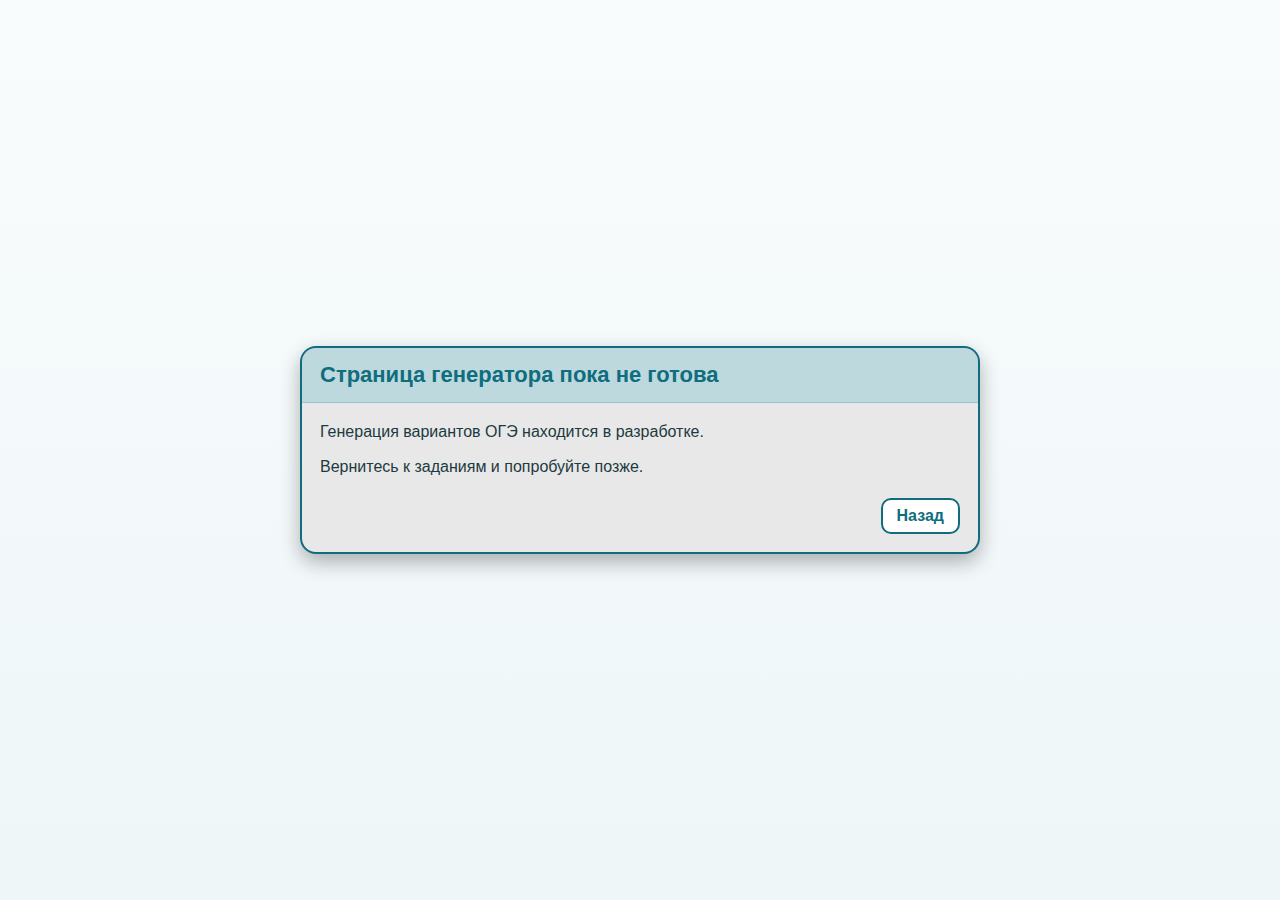
<file: pages/oge-generator.html>
<!DOCTYPE html>
<html lang="ru">
<head>
    <meta charset="UTF-8">
    <meta name="viewport" content="width=device-width, initial-scale=1.0">
    <title>Генератор ОГЭ | В разработке</title>
    <style>
        :root {
            --dark-blue: #0F6D7E;
            --light-blue: #5EB7C6;
            --light-blue-30: rgba(94, 183, 198, 0.3);
            --dark-gray: #E8E8E8;
            --white: #ffffff;
            --black-30: rgba(0, 0, 0, 0.30);
        }

        * {
            box-sizing: border-box;
            margin: 0;
            padding: 0;
            font-family: "PT Sans", sans-serif;
        }

        body {
            min-height: 100vh;
            background: linear-gradient(180deg, #f9fcfd 0%, #eef6f8 100%);
            color: var(--dark-blue);
            display: flex;
            align-items: center;
            justify-content: center;
            padding: 20px;
        }

        .stub {
            width: min(680px, 100%);
            border: 2px solid var(--dark-blue);
            border-radius: 16px;
            background-color: var(--dark-gray);
            box-shadow: 0 8px 20px var(--black-30);
            overflow: hidden;
        }

        .stub__header {
            background-color: var(--light-blue-30);
            padding: 14px 18px;
            border-bottom: 1px solid rgba(15, 109, 126, 0.2);
        }

        .stub__title {
            font-size: 22px;
            font-weight: 700;
            line-height: 1.2;
        }

        .stub__content {
            padding: 18px;
            display: grid;
            gap: 12px;
            color: #1c3a41;
        }

        .stub__text {
            font-size: 16px;
            line-height: 1.4;
        }

        .stub__actions {
            display: flex;
            justify-content: flex-end;
            gap: 10px;
            margin-top: 8px;
        }

        .stub__btn {
            display: inline-flex;
            align-items: center;
            justify-content: center;
            min-height: 36px;
            padding: 0 14px;
            border: 2px solid var(--dark-blue);
            border-radius: 10px;
            background-color: var(--white);
            color: var(--dark-blue);
            text-decoration: none;
            font-weight: 700;
            transition: 0.2s;
        }

        .stub__btn:hover {
            background-color: var(--dark-blue);
            color: var(--white);
        }
    </style>
</head>
<body>
    <section class="stub" role="alert" aria-live="polite">
        <header class="stub__header">
            <h1 class="stub__title">Страница генератора пока не готова</h1>
        </header>
        <div class="stub__content">
            <p class="stub__text">Генерация вариантов ОГЭ находится в разработке.</p>
            <p class="stub__text">Вернитесь к заданиям и попробуйте позже.</p>
            <div class="stub__actions">
                <a class="stub__btn" href="javascript:history.back()">Назад</a>
            </div>
        </div>
    </section>
</body>
</html>
</file>
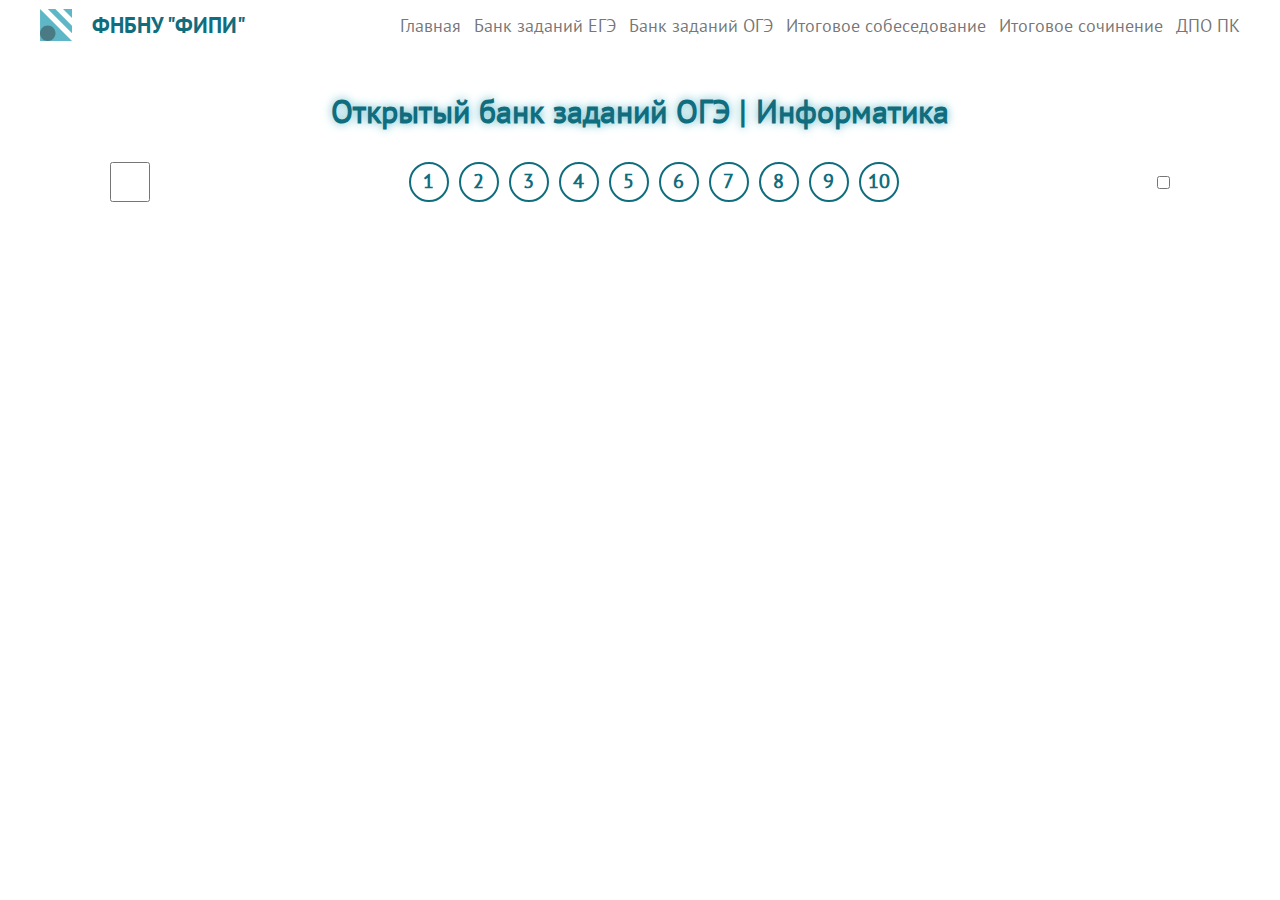
<file: pages/oge-informatics-tasks.html>
<!DOCTYPE html>
<html lang="ru">
<head>
    <meta charset="UTF-8">
    <meta name="viewport" content="width=device-width, initial-scale=1.0">
    <link rel="stylesheet" href="../styles/oge-informatics-tasks.css">
    <link rel="manifest" href="../manifest.json">
    <link rel="icon" href="../materials/logo2.svg" sizes="192x192" type="image/png">
    <link rel="apple-touch-icon" href="../materials/logo2.svg">
    <title>ФИПИ Информатика</title>
</head>
<body>
    <header class="header">
        <input class="header__burger-checkbox" type="checkbox" id="menu-checkbox">
        <div class="header__container">
            <a class="header__logo" href="index.html">
                <img class="header__logo-img" src="../materials/logo2.svg" alt="logo">
                <h1 class="header__logo-text">ФНБНУ "ФИПИ"</h1>
            </a>
            <nav class="header__nav-desktop">
                <a class="header__nav-item" href="index.html">Главная</a>
                <a class="header__nav-item" href="#">Банк заданий ЕГЭ</a>
                <a class="header__nav-item" href="oge-subject-select.html">Банк заданий ОГЭ</a>
                <a class="header__nav-item" href="#">Итоговое собеседование</a>
                <a class="header__nav-item" href="#">Итоговое сочинение</a>
                <a class="header__nav-item" href="#">ДПО ПК</a>
            </nav>
            <label class="header__burger" for="menu-checkbox"></label>
        </div>
        <div class="header__menu">
            <div class="header__menu-content">
                <div class="header__menu-header-container">
                    <img class="header__menu-logo" src="../materials/logo2.svg" alt="logo">
                    <p class="header__menu-text">ФИПИ</p>
                </div>
                <nav class="header__menu-nav">
                    <a class="header__menu-item" href="index.html">Главная</a>
                    <a class="header__menu-item" href="#">Банк заданий ЕГЭ</a>
                    <a class="header__menu-item" href="oge-subject-select.html">Банк заданий ОГЭ</a>
                    <a class="header__menu-item" href="#">Итоговое собеседование</a>
                    <a class="header__menu-item" href="#">Итоговое сочинение</a>
                    <a class="header__menu-item" href="#">ДПО ПК</a>
                </nav>
            </div>
        </div>
    </header>
    <main class="main">
        <h1 class="main__subject">
            <span class="main__subject main__subject_left">Открытый банк заданий ОГЭ</span>
            <span class="main__subject main__subject_center">|</span>
            <span class="main__subject main__subject_right">Информатика</span>
        </h1>

        <section class="main__headbar">
            <div class="main__headbar-container">
                <input class="main__headbar-filter" type="checkbox">
                <div class="main__headbar-pages">
                    <a class="main__headbar-pages-page" href="">1</a>
                    <a class="main__headbar-pages-page" href="">2</a>
                    <a class="main__headbar-pages-page" href="">3</a>
                    <a class="main__headbar-pages-page" href="">4</a>
                    <a class="main__headbar-pages-page" href="">5</a>
                    <a class="main__headbar-pages-page" href="">6</a>
                    <a class="main__headbar-pages-page" href="">7</a>
                    <a class="main__headbar-pages-page" href="">8</a>
                    <a class="main__headbar-pages-page" href="">9</a>
                    <a class="main__headbar-pages-page" href="">10</a>
                </div>
                <input class="main__headbar-generator" type="checkbox">
            </div>
        </section>

        <section class="main__tasks">
            <div class="main__tasks-container">

            </div>
        </section>
    </main>
</body>
</html>
</file>
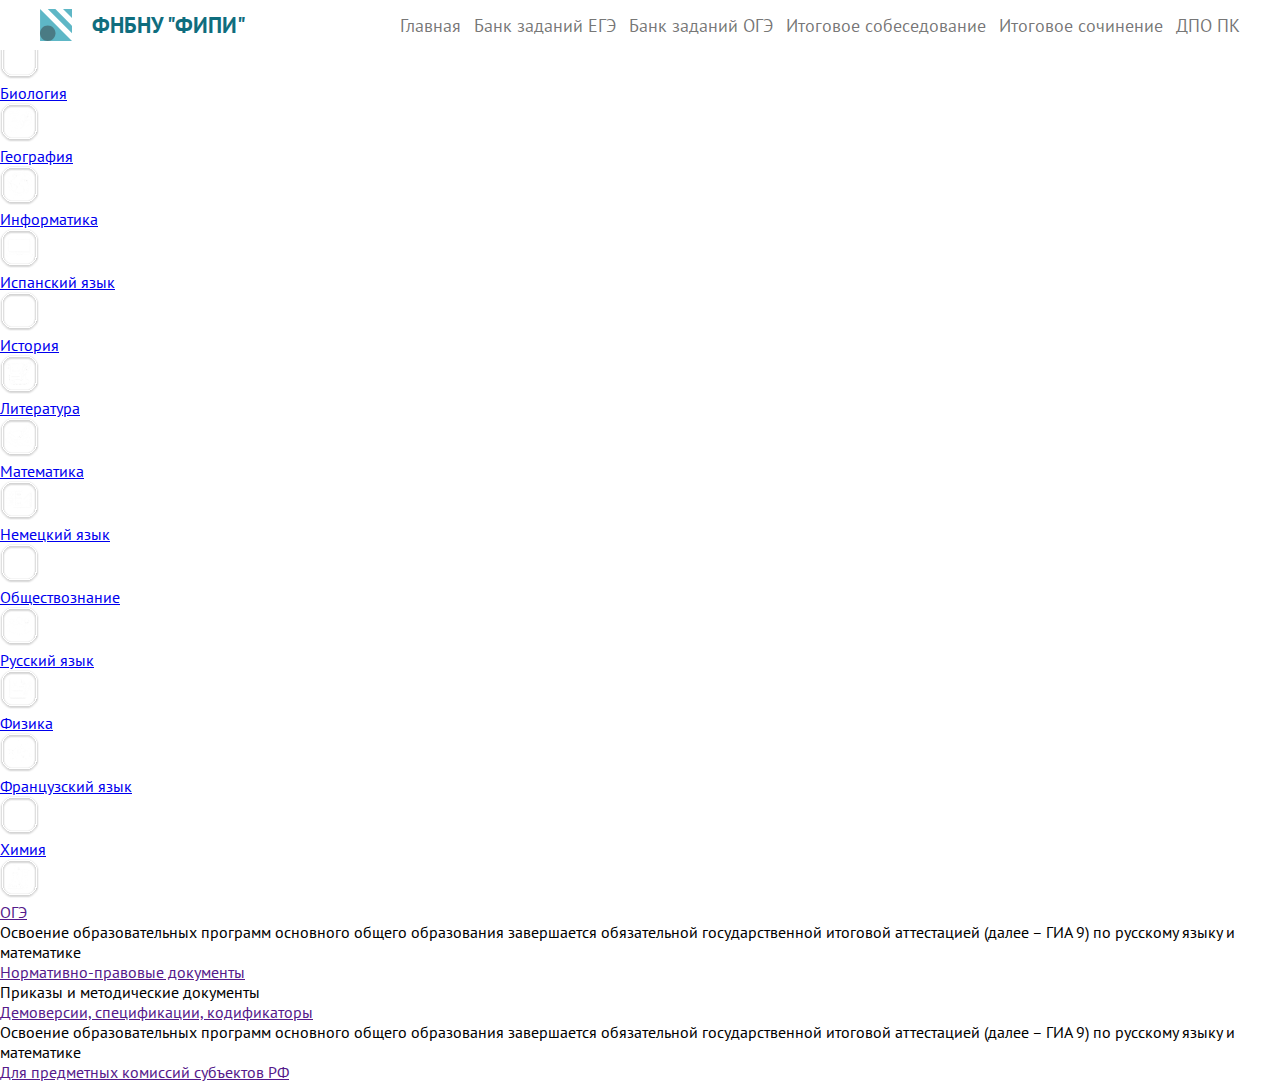
<file: pages/oge-subject-select.html>
<!DOCTYPE html>
<html lang="ru">
<head>
    <meta charset="UTF-8">
    <meta name="viewport" content="width=device-width, initial-scale=1.0">
    <link rel="stylesheet" href="../styles/oge-subject-select.css">
    <link rel="icon" href="../materials/logo2.svg" sizes="192x192" type="image/png">
    <link rel="apple-touch-icon" href="../materials/logo2.svg">
    <title>Банк заданий ОГЭ</title>
</head>
<body>
    <header class="header">
        <input class="header__burger-checkbox" type="checkbox" id="menu-checkbox">
        <div class="header__container">
            <a class="header__logo" href="index.html">
                <img class="header__logo-img" src="../materials/logo2.svg" alt="logo">
                <h1 class="header__logo-text">ФНБНУ "ФИПИ"</h1>
            </a>
            <nav class="header__nav-desktop">
                <a class="header__nav-item" href="index.html">Главная</a>
                <a class="header__nav-item" href="#">Банк заданий ЕГЭ</a>
                <a class="header__nav-item" href="oge-subject-select.html">Банк заданий ОГЭ</a>
                <a class="header__nav-item" href="#">Итоговое собеседование</a>
                <a class="header__nav-item" href="#">Итоговое сочинение</a>
                <a class="header__nav-item" href="#">ДПО ПК</a>
            </nav>
            <label class="header__burger" for="menu-checkbox"></label>
        </div>
        <div class="header__menu">
            <div class="header__menu-content">
                <div class="header__menu-header-container">
                    <img class="header__menu-logo" src="../materials/logo2.svg" alt="logo">
                    <p class="header__menu-text">ФИПИ</p>
                </div>
                <nav class="header__menu-nav">
                    <a class="header__menu-item" href="index.html">Главная</a>
                    <a class="header__menu-item" href="#">Банк заданий ЕГЭ</a>
                    <a class="header__menu-item" href="oge-subject-select.html">Банк заданий ОГЭ</a>
                    <a class="header__menu-item" href="#">Итоговое собеседование</a>
                    <a class="header__menu-item" href="#">Итоговое сочинение</a>
                    <a class="header__menu-item" href="#">ДПО ПК</a>
                </nav>
            </div>
        </div>
    </header>
    <main class="main">
        <section class="main__selector">
            <div class="main__selector-container">
                <input type="radio" id="fir" name="bank" class="main__selector-radio main__selector-radio_left" checked="checked">
                <label class="main__selector-label main__selector-label_left" for="fir">Открытый банк заданий ОГЭ</label>
                <span class="main__selector-line">|</span>
                <input type="radio" id="sec" name="bank" class="main__selector-radio main__selector-radio_right">
                <label class="main__selector-label main__selector-label_right" for="sec">Тематические банки оценочных средств</label>
            </div>

            <div class="main__subjects">
                <div class="main__subjects-page main__subjects-page_oge">
                    <a href="oge-tasks.html?subjectId=ENG001" class="main__subjects-page-card">
                        <div class="main__subjects-page-card-header">Английский язык</div>
                        <img class="main__subjects-page-card-img" src="../materials/oge-subject/english.svg" alt="">
                    </a>
                    <a href="oge-tasks.html?subjectId=BIO002" class="main__subjects-page-card">
                        <div class="main__subjects-page-card-header">Биология</div>
                        <img class="main__subjects-page-card-img" src="../materials/oge-subject/biology.svg" alt="">
                    </a>
                    <a href="oge-tasks.html?subjectId=GEO003" class="main__subjects-page-card">
                        <div class="main__subjects-page-card-header">География</div>
                        <img class="main__subjects-page-card-img" src="../materials/oge-subject/geography.svg" alt="">
                    </a>
                    <a href="oge-tasks.html?subjectId=INF004" class="main__subjects-page-card">
                        <div class="main__subjects-page-card-header">Информатика</div>
                        <img class="main__subjects-page-card-img" src="../materials/oge-subject/computer.svg" alt="">
                    </a>
                    <a href="oge-tasks.html?subjectId=SPA005" class="main__subjects-page-card">
                        <div class="main__subjects-page-card-header">Испанский язык</div>
                        <img class="main__subjects-page-card-img" src="../materials/oge-subject/spanish.svg" alt="">
                    </a>
                    <a href="oge-tasks.html?subjectId=HIS006" class="main__subjects-page-card">
                        <div class="main__subjects-page-card-header">История</div>
                        <img class="main__subjects-page-card-img" src="../materials/oge-subject/history.svg" alt="">
                    </a>
                    <a href="oge-tasks.html?subjectId=LIT007" class="main__subjects-page-card">
                        <div class="main__subjects-page-card-header">Литература</div>
                        <img class="main__subjects-page-card-img" src="../materials/oge-subject/literature.svg" alt="">
                    </a>
                    <a href="oge-tasks.html?subjectId=MAT008" class="main__subjects-page-card">
                        <div class="main__subjects-page-card-header">Математика</div>
                        <img class="main__subjects-page-card-img" src="../materials/oge-subject/math.svg" alt="">
                    </a>
                    <a href="oge-tasks.html?subjectId=GER009" class="main__subjects-page-card">
                        <div class="main__subjects-page-card-header">Немецкий язык</div>
                        <img class="main__subjects-page-card-img" src="../materials/oge-subject/german.svg" alt="">
                    </a>
                    <a href="oge-tasks.html?subjectId=SOC010" class="main__subjects-page-card">
                        <div class="main__subjects-page-card-header">Обществознание</div>
                        <img class="main__subjects-page-card-img" src="../materials/oge-subject/social.svg" alt="">
                    </a>
                    <a href="oge-tasks.html?subjectId=RUS011" class="main__subjects-page-card">
                        <div class="main__subjects-page-card-header">Русский язык</div>
                        <img class="main__subjects-page-card-img" src="../materials/oge-subject/russian.svg" alt="">
                    </a>
                    <a href="oge-tasks.html?subjectId=PHY012" class="main__subjects-page-card">
                        <div class="main__subjects-page-card-header">Физика</div>
                        <img class="main__subjects-page-card-img" src="../materials/oge-subject/physics.svg" alt="">
                    </a>
                    <a href="oge-tasks.html?subjectId=FRA013" class="main__subjects-page-card">
                        <div class="main__subjects-page-card-header">Французский язык</div>
                        <img class="main__subjects-page-card-img" src="../materials/oge-subject/french.svg" alt="">
                    </a>
                    <a href="oge-tasks.html?subjectId=CHE014" class="main__subjects-page-card">
                        <div class="main__subjects-page-card-header">Химия</div>
                        <img class="main__subjects-page-card-img" src="../materials/oge-subject/chemistry.svg" alt="">
                    </a>
                </div>
                <div class="main__subjects-page main__subjects-page_thematic">
                    <a href="" class="main__subjects-page-card main__subjects-page-card_thematic">
                        <div class="main__subjects-page-card-header main__subjects-page-card-header_thematic">Банк заданий для оценки естественнонаучной грамотности</div>
                        <img class="main__subjects-page-card-img" src="../materials/oge-subject/english.svg" alt="">
                    </a>
                    <a href="" class="main__subjects-page-card main__subjects-page-card_thematic">
                        <div class="main__subjects-page-card-header main__subjects-page-card-header_thematic">Банк заданий для оценки читательской грамотности</div>
                        <img class="main__subjects-page-card-img" src="../materials/oge-subject/french.svg" alt="">
                    </a>
                    <a href="" class="main__subjects-page-card main__subjects-page-card_thematic">
                        <div class="main__subjects-page-card-header main__subjects-page-card-header_thematic">Открытый банк оценочных средств по русскому языку</div>
                        <img class="main__subjects-page-card-img" src="../materials/oge-subject/english.svg" alt="">
                    </a>
                </div>
            </div>
        </section>
        <section class="main__links">
            <div class="main__links-cards">
                <div class="main__links-card">
                    <a class="main__links-card-header" href="">ОГЭ</a>
                    <p class="main__links-card-text">Освоение образовательных программ основного общего образования завершается обязательной государственной итоговой аттестацией (далее – ГИА 9) по русскому языку и математике</p>
                </div>
                <div class="main__links-card">
                    <a class="main__links-card-header" href="">Нормативно-правовые документы</a>
                    <p class="main__links-card-text">Приказы и методические документы</p>
                </div>
                <div class="main__links-card">
                    <a class="main__links-card-header" href="">Демоверсии, спецификации, кодификаторы</a>
                    <p class="main__links-card-text">Освоение образовательных программ основного общего образования завершается обязательной государственной итоговой аттестацией (далее – ГИА 9) по русскому языку и математике</p>
                </div>
                <div class="main__links-card">
                    <a class="main__links-card-header" href="">Для предметных комиссий субъектов РФ</a>
                </div>
            </div>
        </section>
    </main>
    <script>
        const radios = document.querySelectorAll('input[name="bank"]');

        const pageOge = document.querySelector('.main__subjects-page_oge');
        const pageThematic = document.querySelector('.main__subjects-page_thematic');

        radios.forEach(radio => {
            radio.addEventListener('change', () => {
                if (radio.id === 'fir') {
                    pageOge.style.display = 'grid';
                    pageThematic.style.display = 'none';
                } else if (radio.id === 'sec') {
                    pageOge.style.display = 'none';
                    pageThematic.style.display = 'grid';
                }
            });
        });

        // pageOge.style.display = 'none'
        pageThematic.style.display = 'none';
    </script>
</body>
</html>
</file>
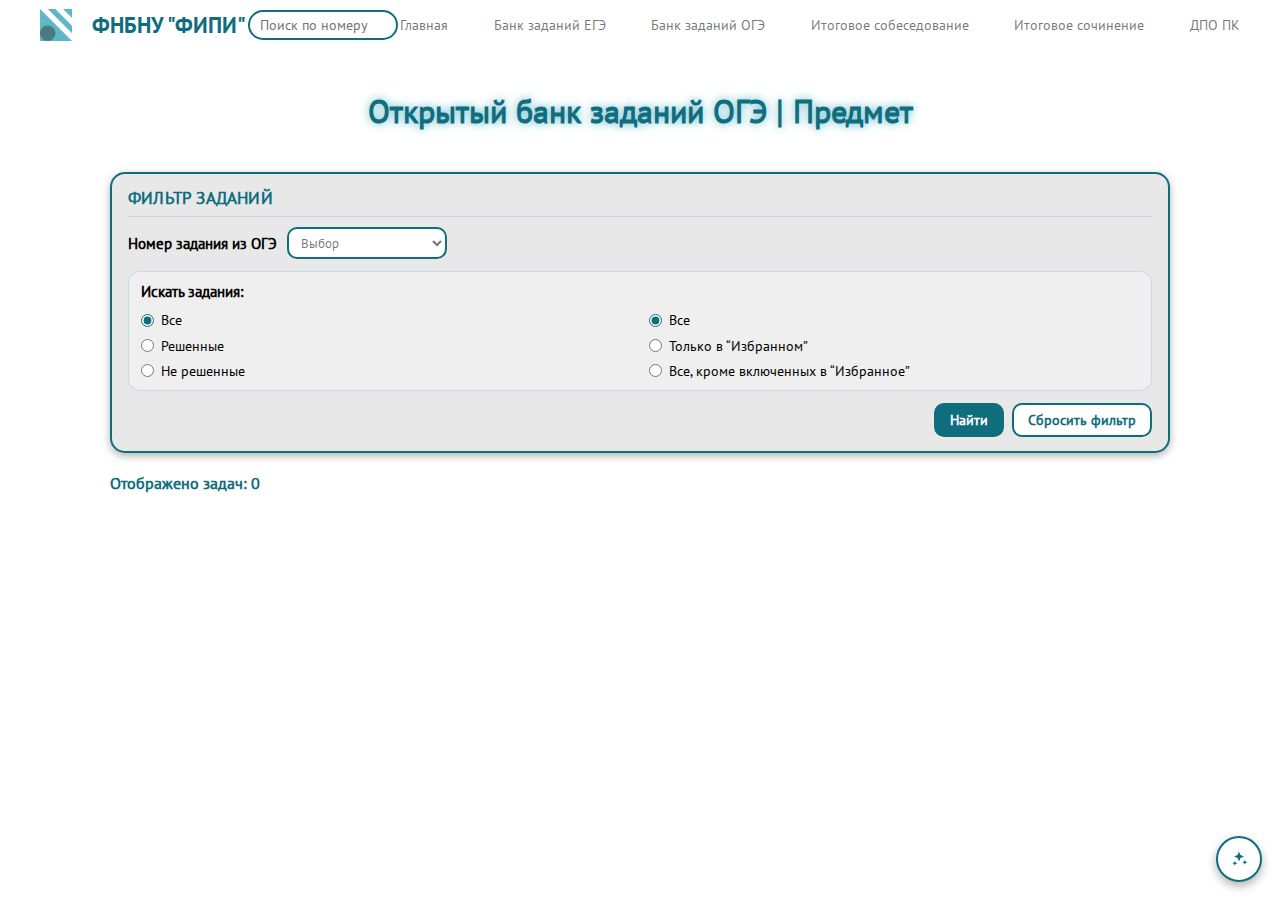
<file: pages/oge-tasks.html>
<!DOCTYPE html>
<html lang="ru">
<head>
    <meta charset="UTF-8">
    <meta name="viewport" content="width=device-width, initial-scale=1.0">
    <link rel="stylesheet" href="../styles/oge-tasks.css">
    <link rel="icon" href="../materials/logo2.svg" sizes="192x192" type="image/png">
    <link rel="apple-touch-icon" href="../materials/logo2.svg">
    <title>ФИПИ Информатика</title>
</head>
<body>
<header class="header">
        <input class="header__burger-checkbox" type="checkbox" id="menu-checkbox">
        <div class="header__container">
            <a class="header__logo" href="index.html">
                <img class="header__logo-img" src="../materials/logo2.svg" alt="logo">
                <h1 class="header__logo-text">ФНБНУ "ФИПИ"</h1>
            </a>
            <label class="header__id-search-label" for="id-search-input">
                <input id="id-search-input" class="header__id-search-input" placeholder="Поиск по номеру">
            </label>
            <nav class="header__nav-desktop">
                <a class="header__nav-item" href="index.html">Главная</a>
                <a class="header__nav-item" href="#">Банк заданий ЕГЭ</a>
                <a class="header__nav-item" href="oge-subject-select.html">Банк заданий ОГЭ</a>
                <a class="header__nav-item" href="#">Итоговое собеседование</a>
                <a class="header__nav-item" href="#">Итоговое сочинение</a>
                <a class="header__nav-item" href="#">ДПО ПК</a>
            </nav>
            <label class="header__burger" for="menu-checkbox"></label>
        </div>
        <div class="header__menu">
            <div class="header__menu-content">
                <div class="header__menu-header-container">
                    <img class="header__menu-logo" src="../materials/logo2.svg" alt="logo">
                    <p class="header__menu-text">ФИПИ</p>
                </div>
                <nav class="header__menu-nav">
                    <a class="header__menu-item" href="index.html">Главная</a>
                    <a class="header__menu-item" href="#">Банк заданий ЕГЭ</a>
                    <a class="header__menu-item" href="oge-subject-select.html">Банк заданий ОГЭ</a>
                    <a class="header__menu-item" href="#">Итоговое собеседование</a>
                    <a class="header__menu-item" href="#">Итоговое сочинение</a>
                    <a class="header__menu-item" href="#">ДПО ПК</a>
                </nav>
            </div>
        </div>
    </header>
    <main class="main">
        <h1 class="main__subject">
            <span class="main__subject main__subject_left">Открытый банк заданий ОГЭ</span>
            <span class="main__subject main__subject_center">|</span>
            <span id="subjectTitle" class="main__subject main__subject_right">Предмет</span>
        </h1>

        <section class="main__headbar">
            <div class="main__headbar-container">
<!--                <div class="main__headbar-pages">-->
<!--                    <button class="main__headbar-pages-page">1</button>-->
<!--                    <button class="main__headbar-pages-page">2</button>-->
<!--                    <button class="main__headbar-pages-page">3</button>-->
<!--                </div>-->
                <div id="module-filter" class="main__tasks-card-div main__tasks-card-div-filter">
                    <div class="main__tasks-card-module-header">
                        <p class="main__tasks-card-module-header-title">ФИЛЬТР ЗАДАНИЙ</p>
                    </div>
                    <form class="main__tasks-card-module-filter-form">
                        <div class="main__tasks-card-module-filter-form-number-of-oge">
                            <p class="main__tasks-card-module-filter-form-number-of-oge-text">Номер задания из ОГЭ</p>
                            <select class="main__tasks-card-module-filter-form-number-of-oge-select" id="filter-select">
                                <option class="main__tasks-card-module-filter-form-number-of-oge-select-option" value="all">Выбор</option>
                            </select>
                        </div>
                        <div class="main__tasks-card-module-filter-form-radial-search">
                            <p class="main__tasks-card-module-filter-form-radial-search-text">Искать задания:</p>
                            <div class=" main__tasks-card-module-filter-form-radial-search-solve">

                                <label class="main__tasks-card-module-filter-form-radial-search-solve-label" for="filter-solved-all">
                                    <input class="main__tasks-card-module-filter-form-radial-search-solve-input" id="filter-solved-all" type="radio" name="isSolved" value="all" checked>
                                    Все
                                </label>
                                <label class="main__tasks-card-module-filter-form-radial-search-solve-label" for="filter-solved-true">
                                    <input class="main__tasks-card-module-filter-form-radial-search-solve-input" id="filter-solved-true" type="radio" name="isSolved" value="true">
                                    Решенные
                                </label>
                                <label class="main__tasks-card-module-filter-form-radial-search-solve-label" for="filter-solved-false">
                                    <input class="main__tasks-card-module-filter-form-radial-search-solve-input" id="filter-solved-false" type="radio" name="isSolved" value="false">
                                    Не решенные
                                </label>
                            </div>
                            <div class=" main__tasks-card-module-filter-form-radial-search-favorite">
                                <label class="main__tasks-card-module-filter-form-radial-search-favorite-label" for="filter-favorite-all">
                                    <input class="main__tasks-card-module-filter-form-radial-search-favorite-input" id="filter-favorite-all" type="radio" name="isFavorite" value="all" checked>
                                    Все
                                </label>
                                <label class="main__tasks-card-module-filter-form-radial-search-favorite-label" for="filter-favorite-true">
                                    <input class="main__tasks-card-module-filter-form-radial-search-favorite-input" id="filter-favorite-true" type="radio" name="isFavorite" value="true">
                                    Только в “Избранном”
                                </label>
                                <label class="main__tasks-card-module-filter-form-radial-search-favorite-label" for="filter-favorite-false">
                                    <input class="main__tasks-card-module-filter-form-radial-search-favorite-input" id="filter-favorite-false" type="radio" name="isFavorite" value="false">
                                    Все, кроме включенных в “Избранное”
                                </label>
                            </div>
                        </div>
                        <div class="main__tasks-card-module-filter-form-buttons">
                            <button type="button" class="main__tasks-card-module-filter-form-buttons-search" id="filter-btn-search">Найти</button>
                            <button type="reset" class="main__tasks-card-module-filter-form-buttons-reset" id="filter-btn-reset">Сбросить фильтр</button>
                        </div>
                    </form>
                </div>
            </div>
        </section>
        <p id="tasks-count" class="main__tasks-count">Отображено задач: 0</p>

        <button id="generator-btn" class="main__headbar-generator" type="button" title="Сгенерировать вариант">
            <span class="main__headbar-generator-icon" aria-hidden="true">
                <svg class="main__headbar-generator-svg" viewBox="0 0 24 24" xmlns="http://www.w3.org/2000/svg">
                    <path d="M12 3L13.7 7.3L18 9L13.7 10.7L12 15L10.3 10.7L6 9L10.3 7.3L12 3Z"></path>
                    <path d="M19 13L19.9 15.1L22 16L19.9 16.9L19 19L18.1 16.9L16 16L18.1 15.1L19 13Z"></path>
                    <path d="M7 14L7.9 16.1L10 17L7.9 17.9L7 20L6.1 17.9L4 17L6.1 16.1L7 14Z"></path>
                </svg>
            </span>
            <span class="main__headbar-generator-text">Сгенерировать вариант</span>
        </button>
        <button id="scroll-top-btn" class="main__scroll-top" type="button" aria-label="Наверх" title="Наверх">
            <span class="main__scroll-top-icon" aria-hidden="true">↑</span>
        </button>

        <section class="main__tasks">
            <div id="template-card" class="main__tasks-card hidden">
                <h1 class="t--main__tasks-card-title"></h1>
                <p class="t--main__tasks-card-description"></p>
                <div class="t--main__tasks-card-form">
                    <input class="t--main__tasks-card-input" type="text" placeholder="Введите ответ">
                    <button class="t--main__tasks-card-btn">Ответить</button>
                </div>
                <div class="t--main__tasks-card-footer">
                    <div class="t--main__tasks-card-footer-left">
                        <p id="task-id" class="t--main__tasks-card-footer-id">Номер: 000fff</p>
                        <p id="task-status" class="t--main__tasks-card-footer-status">Статус задания: <span class="t--main__tasks-card-footer-status-color">НЕ РЕШЕНО</span></p>
                    </div>
                    <div class="t--main__tasks-card-footer-right">
                        <button class="t--main__tasks-card-footer-info">i</button>
                        <button class="t--main__tasks-card-footer-favorite">
                            <svg class="t--main__tasks-card-footer-favorite-svg" width="30" height="30" viewBox="0 0 18 18" fill="none" xmlns="http://www.w3.org/2000/svg">
                                <path d="M10.5736 5.65454C10.7208 5.97039 11.0095 6.19804 11.3509 6.26782L15.8246 7.18091L12.433 10.4417C12.1672 10.6971 12.0467 11.0691 12.1126 11.4319L12.8861 15.6897L9.60385 13.4446V13.4436C9.23211 13.1894 8.74226 13.1874 8.3685 13.4387L4.99936 15.7043L5.80502 11.4397C5.87495 11.0693 5.75039 10.6891 5.47495 10.4319L1.99057 7.177L6.47592 6.26782C6.81005 6.20003 7.09403 5.98097 7.24448 5.67505L8.95834 2.18579L10.5736 5.65454Z" stroke="#0F6D7E" stroke-width="2"/>
                            </svg>
                        </button>
                    </div>
                </div>
                <div id="module-info" class="t--main__tasks-card-module t--main__tasks-card-module-info">
                    <div class="t--main__tasks-card-module-header">
                        <p class="t--main__tasks-card-module-header-title">СВОЙСТВА ЗАДАНИЯ</p>
                    </div>
                </div>
            </div>
            <div id="tasks-container" class="main__tasks-container"></div>
        </section>
    </main>
    <!-- Подключаем main.js как ES6 модуль для поддержки import/export -->
    <script type="module" src="../scripts/main.js"></script>
</body>
</html>
</file>
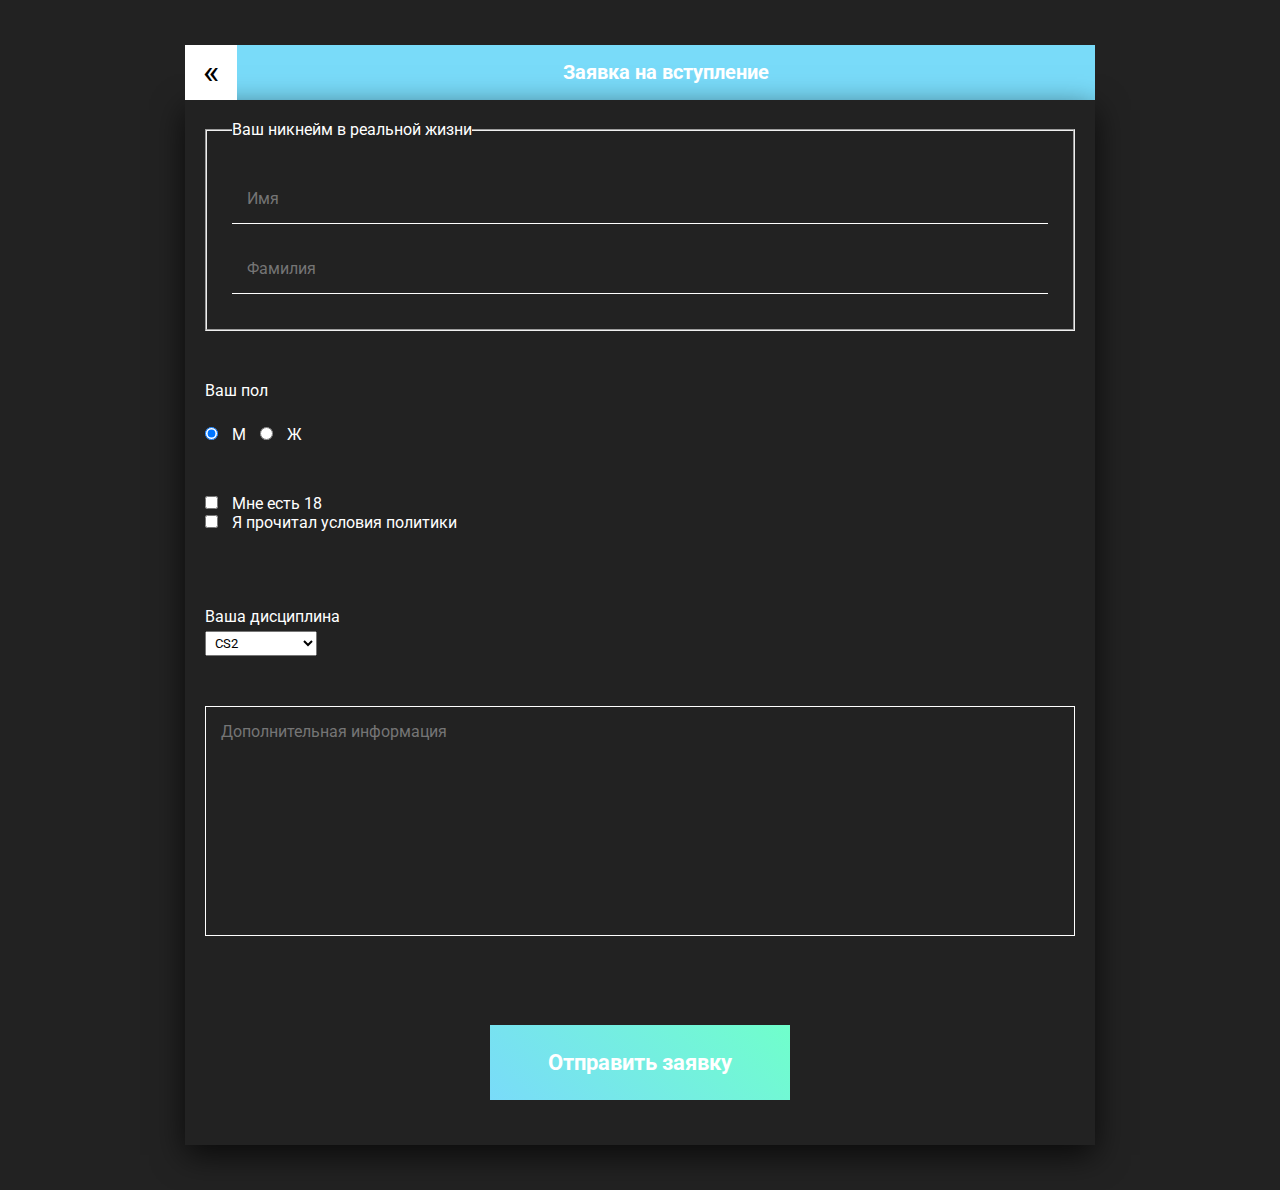
<file: registration/registration.html>
<!DOCTYPE html>
<html lang="en">
<head>
    <meta charset="UTF-8">
    <meta name="viewport" content="width=device-width, initial-scale=1.0">
    <link rel="stylesheet" href="../styles/style.css">
    <title>регистрация</title>
</head>
<body>
    <form class="form">
        <header class="form__header">
            <h1 class="form__title">Заявка на вступление</h1>
            <div class="form__back">
                <a class="form__back-btn" href="../main/index.html">
                    <span class="form__back-btn-span">&laquo;</span>
                </a>
            </div>
        </header>
        <section class="form__body">
            <fieldset class="form__fieldset">
                <legend class="form__legend">Ваш никнейм в реальной жизни</legend>
                <input name="input_name" class="form__input" placeholder="Имя" minlength="2" maxlength="50" required type="text">
                <input name="input_surname" class="form__input" placeholder="Фамилия" minlength="2" maxlength="50" required type="text">
            </fieldset>
            <div class="form__field">
                <p class="form__text form__text_gender">Ваш пол</p>
                <input name="radio_gen" id="male" class="form__radio" type="radio" value="male" checked required>
                <label class="form__text form__text_label" for="male">М</label>
                <input name="radio_gen" id="female" class="form__radio" type="radio" value="female" required>
                <label class="form__text form__text_label" for="female">Ж</label>
            </div>
            <div class="form__field">
                <div>
                    <input type="checkbox" class="form__checkbox" id="18" name="18">
                    <label class="form__text form__text_label" for="18">Мне есть 18</label>
                </div>
                <div>
                    <input type="checkbox" class="form__checkbox" id="policy" name="policy" required>
                    <label class="form__text form__text_label" for="policy">Я прочитал условия политики</label>
                </div>
            </div>
            <div class="form__field">
                <p class="form__text form__text_subject">Ваша дисциплина</p>
                <select class="form__droplist" name="droplist" id="" required>
                    <option value="CS2">CS2</option>
                    <option value="Dota2">Dota 2</option>
                    <option value="ApexLegends">Apex Legends</option>
                </select>
            </div>
            <div class="form__field">
                <textarea class="form__textarea" name="textarea" maxlength="1100" id="" placeholder="Дополнительная информация"></textarea>
            </div>
            <div class="form__field form__field_center">
                <button class="form__btn" type="submit">Отправить заявку</button>
            </div>
        </section>
    </form>
</body>
</html>
</file>
<file: styles/style.css>
@import url("https://fonts.googleapis.com/css2?family=Roboto:ital,wght@0,100;0,300;0,400;0,500;0,700;0,900;1,100;1,300;1,400;1,500;1,700;1,900&display=swap");
* {
  scroll-behavior: smooth;
}

.header {
  position: fixed;
  background-color: #222222;
  box-shadow: 0 5px 20px rgba(0, 0, 0, 0.7);
  width: 100%;
  height: 80px;
  top: 0;
  z-index: 1000;
}
.header__container {
  max-width: 1000px;
  margin: 0 auto;
  display: flex;
  justify-content: space-between;
  align-items: center;
  height: 100%;
}
@media (max-width: 1030px) {
  .header__container {
    justify-content: space-around;
  }
}
.header__btn {
  text-decoration: none;
  color: #ffffff;
  font-size: 16px;
  transition: 0.2s;
  padding-right: 10px;
  font-weight: 700;
}
.header__btn:hover {
  text-shadow: 0 0 5px #65DAFF;
}
.header__logo-text {
  text-decoration: none;
  color: #ffffff;
  font-size: 25px;
}
.header__logo-img {
  height: 24px;
  padding-right: 7px;
}

.welcome {
  position: relative;
  width: 100%;
  height: 100vh;
  background: url("../img/apex-legends-pathfinder-robot-emoticons-saluting-futuristic.jpg") center/cover no-repeat;
}
@media (max-width: 1250px) {
  .welcome {
    background: url("../img/apex-legends-pathfinder-robot-emoticons-saluting-futuristic.jpg") right/cover no-repeat;
  }
}
.welcome__content {
  margin-left: 35px;
  position: absolute;
  width: 50%;
  top: 50%;
  translate: 0 -50%;
}
.welcome__title {
  font-size: 100px;
  color: #4e4e4e;
}
@media (max-width: 945px) {
  .welcome__title {
    font-size: 90px;
  }
}
@media (max-width: 825px) {
  .welcome__title {
    font-size: 70px;
  }
}
@media (max-width: 660px) {
  .welcome__title {
    font-size: 50px;
    color: #ffffff;
    backdrop-filter: blur(15px);
    border-radius: 20px;
    padding: 10px;
    width: fit-content;
  }
}
@media (max-width: 525px) {
  .welcome__title {
    font-size: 38px;
  }
}
.welcome__text {
  font-size: 50px;
  margin-top: 35px;
  color: #4e4e4e;
}
@media (max-width: 825px) {
  .welcome__text {
    font-size: 35px;
  }
}
@media (max-width: 660px) {
  .welcome__text {
    color: #ffffff;
    backdrop-filter: blur(15px);
    border-radius: 20px;
    padding: 10px;
  }
}
@media (max-width: 525px) {
  .welcome__text {
    font-size: 25px;
  }
}
.welcome__btn {
  display: inline-block;
  text-align: center;
  line-height: 75px;
  margin-top: 35px;
  height: 75px;
  width: 300px;
  text-decoration: none;
  color: #ffffff;
  background: linear-gradient(225deg, rgb(112, 255, 203) 0%, rgb(121, 219, 249) 100%);
  transition: 0.2s;
}
.welcome__btn:hover {
  scale: 1.1;
  border-radius: 15px;
}
@media (max-width: 825px) {
  .welcome__btn {
    height: 50px;
    width: 200px;
    line-height: 50px;
  }
}
@media (max-width: 825px) {
  .welcome__btn {
    height: 50px;
    width: 175px;
    line-height: 50px;
  }
}

.about {
  margin-top: 90px;
}
.about__container {
  max-width: 1000px;
  margin: 0 auto;
}
.about__content {
  display: flex;
}
@media (max-width: 735px) {
  .about__content {
    flex-direction: column;
    align-items: center;
    gap: 70px;
  }
}
.about__card {
  width: 25%;
  text-align: center;
}
@media (max-width: 735px) {
  .about__card {
    width: 100%;
  }
}
.about__img {
  height: 130px;
}
@media (max-width: 500px) {
  .about__img {
    height: 100px;
  }
}
.about__text {
  color: #79dbf9;
  font-size: 30px;
  margin-top: 25px;
}
@media (max-width: 800px) {
  .about__text {
    font-size: 25px;
  }
}
@media (max-width: 500px) {
  .about__text {
    font-size: 20px;
  }
}

.games {
  margin-top: 90px;
}
.games__container {
  max-width: 1000px;
  margin: 0 auto;
}
.games__content {
  box-shadow: 0 10px 30px rgba(0, 0, 0, 0.7);
  padding: 15px;
}
.games__title {
  font-size: 30px;
  font-weight: 700;
  color: #65daff;
  color: #79dbf9;
  text-align: center;
  margin: 25px 0;
}
.games__card {
  display: flex;
}
@media (max-width: 650px) {
  .games__card {
    flex-direction: column;
    align-items: center;
  }
}
.games__card-left {
  width: 50%;
}
@media (max-width: 650px) {
  .games__card-left {
    width: 100%;
    padding: 10px;
  }
}
.games__card-left_reverse {
  margin-left: 20px;
}
@media (max-width: 650px) {
  .games__card-left_reverse {
    margin-left: 0;
    padding: 10px;
  }
}
.games__card-right {
  width: 50%;
}
@media (max-width: 650px) {
  .games__card-right {
    width: 100%;
  }
}
.games__card_reverse {
  flex-direction: row-reverse;
}
@media (max-width: 650px) {
  .games__card_reverse {
    flex-direction: column;
  }
}
.games__subtitle {
  color: #70ffcb;
  font-size: 25px;
  margin: 10px 0;
  border-bottom: 2px solid #70ffcb;
  width: fit-content;
  padding-bottom: 5px;
}
.games__text {
  font-size: 20px;
  font-weight: 300;
  line-height: 35px;
  color: #ffffff;
  padding-right: 5px;
}
.games__img {
  height: 350px;
  width: 100%;
  object-fit: cover;
  object-position: left;
}
@media (max-width: 1000px) {
  .games__img {
    margin-bottom: 25px;
    object-position: center;
  }
}

.competitons {
  margin: 100px 0;
}
.competitons__container {
  max-width: 1000px;
  margin: 0 auto;
}
.competitons__title {
  font-size: 30px;
  font-weight: 700;
  color: #65daff;
  margin: 30px 0;
  text-align: center;
}
.competitons__text {
  font-size: 20px;
  font-weight: 300;
  line-height: 35px;
  color: #ffffff;
  text-align: center;
  padding: 5px;
}

.social__container {
  max-width: 1000px;
  margin: 0 auto;
}
.social__discord-link {
  text-align: center;
  text-decoration: none;
}
.social__title {
  font-size: 30px;
  font-weight: 700;
  color: #65daff;
  margin: 35px 0;
  padding: 5px;
}
.social__card {
  box-shadow: 0 10px 30px rgba(0, 0, 0, 0.7);
  height: 300px;
  width: 100%;
  margin: 50px 0;
}
.social__text-go {
  text-align: center;
  color: #ffffff;
  font-size: 25px;
  line-height: 100px;
}
.social__divider {
  border: none;
  height: 2px;
  width: 25%;
  border-radius: 15px;
  margin-bottom: 10px;
  background-color: #ffffff;
  background-color: #ffffff;
  margin: auto;
}
.social__link-container {
  width: 90%;
  height: 150px;
  margin: 20px auto;
  background-color: #79dbf9;
  display: flex;
  justify-content: space-around;
  align-items: center;
}
.social__text-click {
  font-size: 20px;
  font-weight: 300;
  line-height: 35px;
  color: #ffffff;
  font-weight: bold;
  font-size: 35px;
}
@media (max-width: 470px) {
  .social__text-click {
    font-size: 25px;
  }
}
.social__btn {
  height: 45px;
  width: 200px;
  background-color: #000000;
  color: #ffffff;
  border: none;
  transition: 0.2s;
  text-align: center;
  line-height: 45px;
  text-decoration: none;
}
@media (max-width: 470px) {
  .social__btn {
    width: 150px;
  }
}
.social__btn:hover {
  scale: 1.1;
  border-radius: 15px;
}

* {
  user-select: none;
}

.form {
  max-width: 1000px;
  margin: 0 auto;
  padding: 45px;
}
@media (max-width: 850px) {
  .form {
    padding: 15px;
  }
}
@media (max-width: 550px) {
  .form {
    padding: 0;
  }
}
.form__header {
  background-color: #79dbf9;
  height: 55px;
  display: flex;
  flex-direction: row-reverse;
  justify-content: flex-end;
  width: 100%;
}
.form__title {
  font-size: 20px;
  font-weight: 300;
  line-height: 35px;
  color: #ffffff;
  font-weight: bold;
  text-align: center;
  width: 100%;
  line-height: 55px;
}
.form__back {
  height: 55px;
  width: 55px;
  background-color: #ffffff;
  text-align: center;
  overflow: hidden;
}
.form__back-btn {
  display: block;
  text-decoration: none;
  line-height: 55px;
  font-size: 35px;
  color: #000000;
}
.form__back-btn-span {
  display: block;
  transition: 0.2s;
}
.form__back-btn-span:active {
  translate: -10px 0;
}
.form__body {
  box-shadow: 0 10px 30px rgba(0, 0, 0, 0.7);
  width: 100%;
  padding: 20px;
}
.form__field {
  width: 100%;
  padding: 25px 0;
}
.form__field_center {
  text-align: center;
}
.form__fieldset {
  padding: 25px;
}
.form__legend {
  color: #ffffff;
}
.form__text {
  color: #ffffff;
  padding: 25px 0;
}
.form__text_subject {
  padding-top: 25px;
  padding-bottom: 5px;
}
.form__text_label {
  padding: 0 10px;
}
.form__input {
  background-color: #222222;
  color: #ffffff;
  width: 100%;
  padding: 15px;
  font-size: 16px;
  border: none;
  border-bottom: solid 1px #ffffff;
  outline: none;
  margin: 10px 0;
}
.form__input:focus {
  border-bottom: solid 2px #ffffff;
  padding-bottom: 14px;
}
.form__radio {
  cursor: pointer;
}
.form__checkbox {
  cursor: pointer;
}
.form__droplist {
  height: 25px;
  padding: 0 5px;
  cursor: pointer;
}
.form__textarea {
  width: 100%;
  color: #ffffff;
  height: 230px;
  background-color: #222222;
  border: solid 1px #ffffff;
  outline: none;
  padding: 15px;
  font-size: 16px;
  resize: none;
}
.form__btn {
  display: inline-block;
  text-align: center;
  line-height: 75px;
  margin-top: 35px;
  height: 75px;
  width: 300px;
  text-decoration: none;
  color: #ffffff;
  background: linear-gradient(225deg, rgb(112, 255, 203) 0%, rgb(121, 219, 249) 100%);
  transition: 0.2s;
  font-size: 22px;
  font-weight: bold;
  border: none;
}
.form__btn:hover {
  scale: 1.1;
  border-radius: 15px;
}

* {
  margin: 0;
  padding: 0;
  box-sizing: border-box;
  font-family: "Roboto", serif;
}

body {
  background-color: #222222;
}

/*# sourceMappingURL=style.css.map */
</file>
<file: styles/index.css>
@font-face {
  font-family: "PT-Sans-400";
  src: url("../fonts/PTSans-Regular.ttf") format("truetype");
  font-weight: 400;
  font-style: normal;
}
@font-face {
  font-family: "PT-Sans-400i";
  src: url("../fonts/PTSans-Italic.ttf") format("truetype");
  font-weight: 400;
  font-style: italic;
}
@font-face {
  font-family: "PT-Sans-700";
  src: url("../fonts/PTSans-Bold.ttf") format("truetype");
  font-weight: 700;
  font-style: normal;
}
@font-face {
  font-family: "PT-Sans-700i";
  src: url("../fonts/PTSans-BoldItalic.ttf") format("truetype");
  font-weight: 700;
  font-style: italic;
}
* {
  font-family: "PT-Sans-400", sans-serif;
  scroll-behavior: smooth;
  box-sizing: border-box;
  margin: 0;
  padding: 0;
}

.header {
  position: fixed;
  top: 0;
  left: 0;
  width: 100%;
  height: 50px;
  z-index: 2;
  font-family: "PT-Sans-700", sans-serif;
}
.header__container {
  background-color: #ffffff;
  width: 100%;
  height: 50px;
  display: flex;
  align-items: center;
  justify-content: space-between;
  padding: 0 40px;
}
@media (max-width: 470px) {
  .header__container {
    padding: 0 20px;
  }
}
.header__logo {
  display: flex;
  align-items: center;
  justify-content: space-between;
  gap: 20px;
  text-decoration: none;
}
@media (max-width: 470px) {
  .header__logo {
    gap: 10px;
  }
}
.header__logo-text {
  color: #0F6D7E;
  font-size: 22px;
  font-family: "PT-Sans-700", sans-serif;
}
@media (max-width: 450px) {
  .header__logo-text {
    font-size: 18px;
  }
}
@media (max-width: 350px) {
  .header__logo-text {
    width: 75px;
  }
}
@media (min-width: 1051px) {
  .header .header__menu {
    display: none;
  }
  .header .header__burger-checkbox {
    display: none;
  }
  .header .header__burger {
    display: none;
  }
  .header__nav-desktop {
    display: flex;
    align-items: center;
    justify-content: space-between;
    gap: 10px;
    width: 70%;
  }
  .header__nav-item {
    color: rgba(0, 0, 0, 0.55);
    text-decoration: none;
    font-size: clamp(14px, 1.05vw, 22px);
    transition: 0.3s ease;
  }
  .header__nav-item:hover {
    scale: 1.03;
    color: #0F6D7E;
  }
}
@media (max-width: 1050px) {
  .header .header__nav-desktop {
    display: none;
  }
  .header__burger {
    width: 40px;
    height: 40px;
    background: url("../materials/burger.svg") center/cover no-repeat;
    background-size: 30px 19px;
    cursor: pointer;
  }
  .header__burger-checkbox {
    display: none;
  }
  .header__burger-checkbox:checked ~ .header__menu {
    opacity: 1;
    pointer-events: all;
  }
  .header__menu {
    opacity: 0;
    pointer-events: none;
    transition: opacity 0.3s ease;
    position: fixed;
    top: 50px;
    left: 0;
    width: 100%;
    height: 100vh;
    height: 100dvh;
    background-color: rgba(255, 255, 255, 0.3);
    backdrop-filter: blur(5px);
    overflow-y: auto;
    padding: 16px 0;
  }
  .header__menu-content {
    position: relative;
    width: min(800px, 100% - 24px);
    max-height: calc(100dvh - 50px - 32px);
    overflow-y: auto;
    background: #ffffff;
    border: 4px solid #5EB7C6;
    margin: auto;
    padding: 30px;
    border-radius: 25px;
    box-shadow: 0 4px 4px 0 rgba(0, 0, 0, 0.3);
    top: 50%;
    transform: translateY(-50%);
  }
}
@media (max-width: 1050px) and (max-width: 430px) {
  .header__menu-content {
    padding: 20px;
  }
}
@media (max-width: 1050px) {
  .header__menu-header-container {
    display: flex;
    align-items: center;
    justify-content: center;
    width: 100%;
    height: 100px;
    gap: 20px;
  }
  .header__menu-logo {
    width: 65px;
    height: 65px;
  }
  .header__menu-text {
    color: #0F6D7E;
    font-size: 55px;
  }
  .header__menu-nav {
    display: flex;
    flex-direction: column;
  }
  .header__menu-item {
    width: 100%;
    color: rgba(0, 0, 0, 0.55);
    position: relative;
    text-decoration: none;
    font-size: 25px;
    padding: 10px 0 10px 20px;
    font-family: "PT-Sans-700", sans-serif;
    transition: 0.2s;
  }
  .header__menu-item::after {
    content: "";
    position: absolute;
    left: 0;
    bottom: 0;
    width: 100%;
    height: 2px;
    background: rgba(0, 0, 0, 0.3);
  }
  .header__menu-item::before {
    content: "";
    position: absolute;
    left: 0;
    bottom: 0;
    width: 100%;
    height: 2px;
    width: 0;
    background: linear-gradient(90deg, rgb(15, 109, 126) 0%, rgb(94, 183, 198) 100%);
    transition: width 0.3s ease;
  }
  .header__menu-item:hover {
    color: #0F6D7E;
    scale: 1.01;
  }
  .header__menu-item:hover::before {
    width: 100%;
  }
}

.main {
  width: 100%;
  padding: 20px 0;
}
.main__gallery {
  width: 100%;
  padding: 20px 0;
  position: relative;
  background: url("../materials/1section-bg.png") center/cover no-repeat;
  height: 100vh;
  display: flex;
  flex-direction: column;
  justify-content: center;
  align-items: center;
  padding: 0 20px;
}
.main__gallery::before {
  content: "";
  position: absolute;
  inset: 0;
  background: linear-gradient(180deg, rgba(15, 109, 126, 0.16) 0%, rgba(15, 109, 126, 0.48) 100%);
}
.main__gallery-slider {
  position: relative;
  z-index: 1;
  width: 100%;
  display: grid;
  grid-template-columns: 1fr;
  align-items: center;
  padding: 12px 70px;
}
.main__gallery-text {
  color: #ffffff;
  font-size: 54px;
  line-height: 1.15;
  text-align: center;
  text-shadow: 0 2px 12px rgba(0, 0, 0, 0.3);
  transition: opacity 0.14s ease;
  opacity: 1;
  max-width: 1200px;
  margin: 0 auto;
}
.main__gallery-text_changing {
  opacity: 0;
}
@media (max-width: 1200px) {
  .main__gallery-text {
    font-size: 46px;
  }
}
@media (max-width: 900px) {
  .main__gallery-text {
    font-size: 36px;
  }
}
@media (max-width: 640px) {
  .main__gallery-text {
    font-size: 28px;
  }
}
.main__gallery-arrow {
  position: absolute;
  z-index: 2;
  top: 50%;
  transform: translateY(-50%);
  width: 56px;
  height: 56px;
  display: flex;
  align-items: center;
  justify-content: center;
  border: none;
  background: transparent;
  color: #ffffff;
  font-size: 48px;
  line-height: 1;
  text-align: center;
  cursor: pointer;
  transition: 0.2s;
  text-shadow: 0 2px 12px rgba(0, 0, 0, 0.3);
}
.main__gallery-arrow:hover {
  transform: translateY(-50%) scale(1.06);
}
.main__gallery-arrow:active {
  transform: scale(0.9);
  filter: brightness(0.9);
}
.main__gallery-arrow_left {
  left: 8px;
}
.main__gallery-arrow_right {
  right: 8px;
}
@media (max-width: 640px) {
  .main__gallery-arrow {
    width: 40px;
    height: 40px;
    font-size: 36px;
    line-height: 1;
  }
}
.main__gallery-dots {
  position: relative;
  z-index: 1;
  margin-top: 20px;
  display: flex;
  align-items: center;
  justify-content: center;
  gap: 10px;
}
.main__gallery-dot {
  width: 11px;
  height: 11px;
  border-radius: 50%;
  border: none;
  background-color: rgba(255, 255, 255, 0.5);
  cursor: pointer;
  transition: 0.2s;
}
.main__gallery-dot_active {
  background-color: #ffffff;
  transform: scale(1.2);
}
@media (max-width: 640px) {
  .main__gallery {
    padding: 0 12px;
  }
  .main__gallery-slider {
    padding: 12px 44px;
  }
}
.main__functions {
  width: 100%;
  padding: 20px 0;
  padding: 100px 0;
}
.main__functions-cards {
  max-width: 1300px;
  padding: 0 20px;
  margin: auto;
}
@media (max-width: 1400px) {
  .main__functions-cards {
    max-width: 1200px;
  }
}
@media (max-width: 1300px) {
  .main__functions-cards {
    max-width: 1100px;
  }
}
@media (max-width: 1200px) {
  .main__functions-cards {
    max-width: 1000px;
  }
}
@media (max-width: 1100px) {
  .main__functions-cards {
    max-width: 800px;
  }
}
.main__functions-cards {
  display: flex;
  flex-wrap: wrap;
  align-items: center;
  justify-content: space-between;
  gap: 100px;
}
@media (max-width: 1400px) {
  .main__functions-cards {
    justify-content: center;
  }
}
@media (max-width: 500px) {
  .main__functions-cards {
    gap: 50px;
  }
}
.main__functions-card {
  width: 350px;
  height: 300px;
  text-decoration: none;
  text-align: center;
  margin-bottom: 50px;
  transition: 0.3s ease;
}
@media (max-width: 1100px) {
  .main__functions-card {
    width: 300px;
    height: 250px;
  }
}
@media (max-width: 800px) {
  .main__functions-card {
    width: 300px;
    height: 250px;
  }
}
@media (max-width: 750px) {
  .main__functions-card {
    width: 270px;
    height: 220px;
  }
}
@media (max-width: 700px) {
  .main__functions-card {
    width: 230px;
    height: 170px;
  }
}
@media (max-width: 600px) {
  .main__functions-card {
    width: 170px;
    height: 130px;
  }
}
@media (max-width: 500px) {
  .main__functions-card {
    width: 150px;
    height: 110px;
  }
}
@media (max-width: 450px) {
  .main__functions-card {
    width: 130px;
    height: 90px;
  }
}
@media (max-width: 400px) {
  .main__functions-card {
    width: 90px;
    height: 50px;
  }
}
.main__functions-card:hover {
  scale: 1.03;
}
.main__functions-card-img {
  width: 80%;
  height: 80%;
}
.main__functions-card-text {
  font-size: 35px;
  color: #0F6D7E;
  padding: 15px 0;
}
@media (max-width: 800px) {
  .main__functions-card-text {
    font-size: 30px;
  }
}
@media (max-width: 600px) {
  .main__functions-card-text {
    font-size: 27px;
  }
}
@media (max-width: 500px) {
  .main__functions-card-text {
    font-size: 25px;
  }
}
@media (max-width: 500px) {
  .main__functions-card-text {
    font-size: 20px;
  }
}
@media (max-width: 400px) {
  .main__functions-card-text {
    font-size: 16px;
  }
}
.main__about {
  width: 100%;
  padding: 20px 0;
  background-color: #5EB7C6;
  padding: 100px 0;
}
.main__about-container {
  max-width: 1300px;
  padding: 0 20px;
  margin: auto;
}
@media (max-width: 1400px) {
  .main__about-container {
    max-width: 1200px;
  }
}
@media (max-width: 1300px) {
  .main__about-container {
    max-width: 1100px;
  }
}
@media (max-width: 1200px) {
  .main__about-container {
    max-width: 1000px;
  }
}
@media (max-width: 1100px) {
  .main__about-container {
    max-width: 800px;
  }
}
.main__about-upper-text {
  font-size: 20px;
  color: #ffffff;
}
@media (max-width: 800px) {
  .main__about-upper-text {
    font-size: 18px;
  }
}
@media (max-width: 630px) {
  .main__about-upper-text {
    font-size: 16px;
  }
}
@media (max-width: 540px) {
  .main__about-upper-text {
    font-size: 13px;
  }
}
.main__about-title {
  position: relative;
  font-size: 110px;
  font-family: "PT-Sans-700", sans-serif;
  color: #ffffff;
  margin-bottom: 30px;
}
@media (max-width: 800px) {
  .main__about-title {
    font-size: 100px;
  }
}
@media (max-width: 630px) {
  .main__about-title {
    font-size: 80px;
  }
}
@media (max-width: 540px) {
  .main__about-title {
    font-size: 65px;
  }
}
.main__about-title::after {
  content: "";
  display: block;
  width: 150px;
  height: 5px;
  background-color: #ffffff;
  position: absolute;
  bottom: -15px;
  left: 0;
}
.main__about-text {
  font-size: 26px;
  color: #ffffff;
  padding-top: 10px;
}
.main__about-text_bold {
  font-family: "PT-Sans-700", sans-serif;
}
@media (max-width: 800px) {
  .main__about-text {
    font-size: 23px;
  }
}
@media (max-width: 630px) {
  .main__about-text {
    font-size: 20px;
  }
}
@media (max-width: 540px) {
  .main__about-text {
    font-size: 16px;
  }
}
.main__about-advantages {
  margin-top: 40px;
}
.main__about-advantages-title {
  color: #ffffff;
  font-size: 60px;
  font-family: "PT-Sans-700", sans-serif;
}
@media (max-width: 700px) {
  .main__about-advantages-title {
    font-size: 40px;
  }
}
@media (max-width: 600px) {
  .main__about-advantages-title {
    font-size: 30px;
  }
}
@media (max-width: 600px) {
  .main__about-advantages-title {
    font-size: 25px;
  }
}
.main__about-advantages-container {
  max-width: 1300px;
  padding: 0 20px;
  margin: auto;
}
@media (max-width: 1400px) {
  .main__about-advantages-container {
    max-width: 1200px;
  }
}
@media (max-width: 1300px) {
  .main__about-advantages-container {
    max-width: 1100px;
  }
}
@media (max-width: 1200px) {
  .main__about-advantages-container {
    max-width: 1000px;
  }
}
@media (max-width: 1100px) {
  .main__about-advantages-container {
    max-width: 800px;
  }
}
.main__about-advantages-container {
  margin-top: 20px;
  display: flex;
  flex-direction: column;
  gap: 50px;
}
.main__about-advantages-item {
  display: flex;
  align-items: center;
  justify-content: flex-start;
  gap: 30px;
}
.main__about-advantages-item-img {
  width: 65px;
  height: 65px;
}
@media (max-width: 700px) {
  .main__about-advantages-item-img {
    width: 55px;
    height: 55px;
  }
}
@media (max-width: 600px) {
  .main__about-advantages-item-img {
    width: 45px;
    height: 45px;
  }
}
.main__about-advantages-item-container-title {
  font-size: 35px;
  color: #ffffff;
  font-family: "PT-Sans-700", sans-serif;
}
@media (max-width: 700px) {
  .main__about-advantages-item-container-title {
    font-size: 25px;
  }
}
@media (max-width: 600px) {
  .main__about-advantages-item-container-title {
    font-size: 20px;
  }
}
.main__about-advantages-item-container-text {
  font-size: 25px;
  color: #ffffff;
  padding-left: 10px;
}
@media (max-width: 700px) {
  .main__about-advantages-item-container-text {
    font-size: 15px;
  }
}
.main__news {
  width: 100%;
  padding: 20px 0;
}
.main__news-container {
  max-width: 1300px;
  padding: 0 20px;
  margin: auto;
}
@media (max-width: 1400px) {
  .main__news-container {
    max-width: 1200px;
  }
}
@media (max-width: 1300px) {
  .main__news-container {
    max-width: 1100px;
  }
}
@media (max-width: 1200px) {
  .main__news-container {
    max-width: 1000px;
  }
}
@media (max-width: 1100px) {
  .main__news-container {
    max-width: 800px;
  }
}
.main__news-title {
  position: relative;
  font-size: 110px;
  font-family: "PT-Sans-700", sans-serif;
  color: #000000;
  margin-top: 100px;
  margin-bottom: 60px;
}
@media (max-width: 800px) {
  .main__news-title {
    font-size: 100px;
  }
}
@media (max-width: 630px) {
  .main__news-title {
    font-size: 80px;
  }
}
@media (max-width: 540px) {
  .main__news-title {
    font-size: 65px;
  }
}
.main__news-title::after {
  content: "";
  display: block;
  width: 150px;
  height: 5px;
  background-color: #5EB7C6;
  position: absolute;
  bottom: -15px;
  left: 0;
}
.main__news-cards {
  width: 100%;
  min-height: 100vh;
  display: flex;
  flex-direction: column;
  gap: 35px;
}
.main__news-card {
  width: 100%;
  padding: 20px 15px;
  background-color: #F5F5F5;
  border-radius: 10px;
  box-shadow: 0 4px 4px 0 rgba(0, 0, 0, 0.3);
  transition: 0.3s ease;
}
.main__news-card-date {
  font-size: 15px;
  font-family: "PT-Sans-700", sans-serif;
  color: rgba(0, 0, 0, 0.3);
  margin-bottom: 20px;
}
.main__news-card-title {
  font-size: 30px;
  font-family: "PT-Sans-700", sans-serif;
  margin-bottom: 15px;
  color: #000000;
}
.main__news-card-text {
  font-size: 20px;
  color: #000000;
  text-decoration: none;
}
.main__news-card-text_link {
  color: #0F6D7E;
  font-family: "PT-Sans-700", sans-serif;
  cursor: pointer;
}

.footer {
  background-color: #F5F5F5;
  padding: 100px 0;
}
.footer__partners {
  width: 100%;
  padding: 50px 0;
}
.footer__partners-container {
  max-width: 1300px;
  padding: 0 20px;
  margin: auto;
}
@media (max-width: 1400px) {
  .footer__partners-container {
    max-width: 1200px;
  }
}
@media (max-width: 1300px) {
  .footer__partners-container {
    max-width: 1100px;
  }
}
@media (max-width: 1200px) {
  .footer__partners-container {
    max-width: 1000px;
  }
}
@media (max-width: 1100px) {
  .footer__partners-container {
    max-width: 800px;
  }
}
.footer__partners-container {
  display: flex;
  flex-wrap: wrap;
  align-items: center;
  justify-content: space-between;
}
@media (max-width: 550px) {
  .footer__partners-container {
    flex-direction: column;
    justify-content: center;
  }
}
.footer__partners-card {
  width: 45%;
  margin-bottom: 100px;
}
@media (max-width: 550px) {
  .footer__partners-card {
    width: 100%;
  }
}
.footer__partners-card-img {
  text-align: left;
  width: 50%;
  height: 50%;
}
.footer__partners-card-title {
  font-size: 30px;
  color: #000000;
  font-family: "PT-Sans-700", sans-serif;
}
.footer__partners-card-text {
  font-size: 20px;
  color: #000000;
  font-family: "PT-Sans-400i", sans-serif;
}
.footer__copyright-container {
  max-width: 1300px;
  padding: 0 20px;
  margin: auto;
}
@media (max-width: 1400px) {
  .footer__copyright-container {
    max-width: 1200px;
  }
}
@media (max-width: 1300px) {
  .footer__copyright-container {
    max-width: 1100px;
  }
}
@media (max-width: 1200px) {
  .footer__copyright-container {
    max-width: 1000px;
  }
}
@media (max-width: 1100px) {
  .footer__copyright-container {
    max-width: 800px;
  }
}
.footer__copyright-container {
  text-align: center;
}
.footer__copyright-text {
  font-size: 40px;
}/*# sourceMappingURL=index.css.map */
</file>
<file: styles/checklist-a320.css>
@charset "UTF-8";
* {
  box-sizing: border-box;
  margin: 0;
  padding: 0;
}

.checklist {
  width: 100%;
  min-height: 100vh;
  background: #222222;
  padding: 20px;
}
.checklist__content {
  max-width: 1200px;
  margin: 0 auto;
  padding: 20px;
  position: relative;
  overflow: hidden;
  /* Основной фон стекла */
  background: rgba(68, 68, 68, 0.4);
  backdrop-filter: blur(25px) saturate(180%);
  -webkit-backdrop-filter: blur(25px) saturate(180%);
  border-radius: 16px;
  border: 1px solid rgba(255, 255, 255, 0.12);
  /* Тень */
  box-shadow: 0 8px 32px rgba(0, 0, 0, 0.3), inset 0 1px 1px rgba(255, 255, 255, 0.1);
  /* Градиентная подсветка (как в iOS) */
}
.checklist__content::before {
  content: "";
  position: absolute;
  top: 0;
  left: 0;
  right: 0;
  height: 30%;
  background: linear-gradient(180deg, rgba(255, 255, 255, 0.15) 0%, rgba(255, 255, 255, 0.03) 50%, transparent 100%);
  pointer-events: none;
  border-radius: 16px 16px 0 0;
  animation: glass-shine 2s infinite alternate;
}
.checklist__title {
  font-family: "SF Pro Display", "Helvetica Neue", sans-serif;
  font-size: 2.5rem;
  font-weight: 700;
  color: transparent;
  background: linear-gradient(90deg, #fff, #a0a0a0);
  background-size: 200% auto;
  -webkit-background-clip: text;
  background-clip: text;
  text-shadow: 0 0 8px rgba(255, 255, 255, 0.3), 0 0 16px rgba(255, 255, 255, 0.1);
  margin: 0 0 1.5rem 0;
  padding-bottom: 0.5rem;
  position: relative;
  left: 50%;
  transform: translateX(-50%);
  display: inline-block;
}
.checklist__title::after {
  content: "";
  position: absolute;
  bottom: 0;
  left: 0;
  width: 100%;
  height: 2px;
  background: linear-gradient(90deg, transparent, rgba(255, 255, 255, 0.8), transparent);
}
.checklist__container {
  display: flex;
  flex-wrap: wrap;
  justify-content: space-between;
}
.checklist__container-left {
  width: 45%;
  display: flex;
  flex-direction: column;
  justify-content: flex-start;
  flex-wrap: nowrap;
  gap: 35px;
}
.checklist__container-right {
  width: 45%;
  display: flex;
  flex-direction: column;
  justify-content: flex-start;
  flex-wrap: nowrap;
  gap: 35px;
}
.checklist__subtitle {
  color: #fff;
  width: 100%;
  font-weight: 500;
  border-bottom: 1px solid white;
  position: relative;
  margin-bottom: 10px;
}
.checklist__check {
  -webkit-appearance: none;
  appearance: none;
  width: 18px;
  height: 18px;
  border: 2px solid rgba(255, 255, 255, 0.4);
  border-radius: 4px;
  background: rgba(40, 60, 80, 0.3);
  backdrop-filter: blur(2px);
  cursor: pointer;
  flex-shrink: 0;
  position: relative;
  transition: all 0.2s ease;
  margin-right: 12px;
  /* Стеклянный эффект при наведении */
  /* Стиль для активного состояния */
  /* Фокус-состояние для accessibility */
}
.checklist__check:hover {
  border-color: rgba(255, 255, 255, 0.7);
  box-shadow: 0 0 8px rgba(76, 149, 175, 0.4);
}
.checklist__check:checked {
  background: rgba(76, 149, 175, 0.5);
  border-color: #4c95af;
}
.checklist__check:focus {
  outline: none;
  box-shadow: 0 0 0 2px rgba(76, 149, 175, 0.6);
}
.checklist__check-label {
  color: rgb(255, 255, 255);
  margin-bottom: 10px;
  display: flex;
  align-items: center;
  gap: 5px;
  transition: 0.3s;
  cursor: pointer;
}
.checklist__check-label:hover {
  scale: 1.02;
  transform: translateY(-1px);
  text-shadow: 0 0 3px rgba(255, 255, 255, 0.7);
}
.checklist__check-subtitle {
  color: rgba(255, 255, 255, 0.6);
  margin: 20px 0 20px;
  padding: 5px 0;
  position: relative;
  text-align: center;
  font-size: 1.1rem;
  font-style: italic;
}
.checklist__check-subtitle_highlight {
  color: #fff;
}
.checklist__check-subtitle_highlight::before {
  content: "";
  position: absolute;
  top: 0;
  left: 0;
  width: 100%;
  height: 1px;
  background: linear-gradient(90deg, transparent, rgba(255, 255, 255, 0.6), transparent);
}
.checklist__check-subtitle_highlight::after {
  content: "";
  position: absolute;
  bottom: 0;
  left: 0;
  width: 100%;
  height: 1px;
  background: linear-gradient(90deg, transparent, rgba(255, 255, 255, 0.6), transparent);
}
.checklist__check-left {
  margin-right: auto;
  white-space: nowrap;
}
.checklist__check-right {
  margin-left: auto;
  white-space: nowrap;
}
.checklist__check-dots {
  overflow: hidden;
  white-space: nowrap;
  color: rgba(255, 255, 255, 0.5);
  width: 100%;
}
.checklist__check-dots::after {
  content: "..........................................................................................................................................................";
}

@keyframes glass-shine {
  0% {
    opacity: 0.8;
  }
  100% {
    opacity: 0.3;
  }
}

/*# sourceMappingURL=checklist-a320.css.map */
</file>
<file: styles/oge-informatics-tasks.css>
@font-face {
  font-family: "PT-Sans-400";
  src: url("../fonts/PTSans-Regular.ttf") format("truetype");
  font-weight: 400;
  font-style: normal;
}
@font-face {
  font-family: "PT-Sans-400i";
  src: url("../fonts/PTSans-Italic.ttf") format("truetype");
  font-weight: 400;
  font-style: italic;
}
@font-face {
  font-family: "PT-Sans-700";
  src: url("../fonts/PTSans-Bold.ttf") format("truetype");
  font-weight: 700;
  font-style: normal;
}
@font-face {
  font-family: "PT-Sans-700i";
  src: url("../fonts/PTSans-BoldItalic.ttf") format("truetype");
  font-weight: 700;
  font-style: italic;
}
* {
  font-family: "PT-Sans-400", sans-serif;
  scroll-behavior: smooth;
  box-sizing: border-box;
  margin: 0;
  padding: 0;
}

.hidden {
  display: none;
}

.header {
  position: fixed;
  top: 0;
  left: 0;
  width: 100%;
  height: 50px;
  z-index: 2;
  font-family: "PT-Sans-700", sans-serif;
}
.header__container {
  background-color: #ffffff;
  width: 100%;
  height: 50px;
  display: flex;
  align-items: center;
  justify-content: space-between;
  padding: 0 40px;
}
.header__logo {
  display: flex;
  align-items: center;
  justify-content: space-between;
  gap: 20px;
  text-decoration: none;
}
.header__logo-text {
  color: #0F6D7E;
  font-size: 22px;
  font-family: "PT-Sans-700", sans-serif;
}
@media (min-width: 1051px) {
  .header .header__menu {
    display: none;
  }
  .header .header__burger-checkbox {
    display: none;
  }
  .header .header__burger {
    display: none;
  }
  .header__nav-desktop {
    display: flex;
    align-items: center;
    justify-content: space-between;
    gap: 10px;
    width: 70%;
  }
  .header__nav-item {
    color: rgba(0, 0, 0, 0.55);
    text-decoration: none;
    font-size: 22px;
    transition: 0.3s ease;
  }
  .header__nav-item:hover {
    scale: 1.03;
    color: #0F6D7E;
  }
}
@media (min-width: 1051px) and (max-width: 1520px) {
  .header__nav-item {
    font-size: 20px;
  }
}
@media (min-width: 1051px) and (max-width: 1420px) {
  .header__nav-item {
    font-size: 18px;
  }
}
@media (min-width: 1051px) and (max-width: 1240px) {
  .header__nav-item {
    font-size: 16px;
  }
}
@media (min-width: 1051px) and (max-width: 1150px) {
  .header__nav-item {
    font-size: 14px;
  }
}
@media (max-width: 1050px) {
  .header .header__nav-desktop {
    display: none;
  }
  .header__burger {
    width: 30px;
    height: 19px;
    background: url("../materials/burger.svg") center/cover no-repeat;
    cursor: pointer;
  }
  .header__burger-checkbox {
    display: none;
  }
  .header__burger-checkbox:checked ~ .header__menu {
    opacity: 1;
    pointer-events: all;
  }
  .header__menu {
    opacity: 0;
    pointer-events: none;
    transition: opacity 0.3s ease;
    position: fixed;
    top: 50px;
    left: 0;
    width: 100%;
    height: 100vh;
    background-color: rgba(255, 255, 255, 0.3);
    backdrop-filter: blur(5px);
  }
  .header__menu-content {
    position: relative;
    width: 800px;
    background: #ffffff;
    border: 4px solid #5EB7C6;
    margin: auto;
    padding: 30px;
    border-radius: 25px;
    box-shadow: 0 4px 4px 0 rgba(0, 0, 0, 0.3);
    top: 50%;
    transform: translateY(-60%);
  }
}
@media (max-width: 1050px) and (max-width: 850px) {
  .header__menu-content {
    width: 600px;
  }
}
@media (max-width: 1050px) and (max-width: 650px) {
  .header__menu-content {
    width: 500px;
  }
}
@media (max-width: 1050px) and (max-width: 550px) {
  .header__menu-content {
    width: 400px;
  }
}
@media (max-width: 1050px) and (max-width: 430px) {
  .header__menu-content {
    width: 350px;
  }
}
@media (max-width: 1050px) and (max-width: 380px) {
  .header__menu-content {
    width: 300px;
  }
}
@media (max-width: 1050px) {
  .header__menu-header-container {
    display: flex;
    align-items: center;
    justify-content: center;
    width: 100%;
    height: 100px;
    gap: 20px;
  }
  .header__menu-logo {
    width: 65px;
    height: 65px;
  }
  .header__menu-text {
    color: #0F6D7E;
    font-size: 55px;
  }
  .header__menu-nav {
    display: flex;
    flex-direction: column;
  }
  .header__menu-item {
    width: 100%;
    color: rgba(0, 0, 0, 0.55);
    position: relative;
    text-decoration: none;
    font-size: 25px;
    padding: 10px 0 10px 20px;
    font-family: "PT-Sans-700", sans-serif;
    transition: 0.2s;
  }
  .header__menu-item::after {
    content: "";
    position: absolute;
    left: 0;
    bottom: 0;
    width: 100%;
    height: 2px;
    background: rgba(0, 0, 0, 0.3);
  }
  .header__menu-item::before {
    content: "";
    position: absolute;
    left: 0;
    bottom: 0;
    width: 100%;
    height: 2px;
    width: 0;
    background: linear-gradient(90deg, rgb(15, 109, 126) 0%, rgb(94, 183, 198) 100%);
    transition: width 0.3s ease;
  }
  .header__menu-item:hover {
    color: #0F6D7E;
    scale: 1.01;
  }
  .header__menu-item:hover::before {
    width: 100%;
  }
}

.main {
  margin-top: 90px;
}
.main__subject {
  color: #0F6D7E;
  text-shadow: 0 0 10px #5EB7C6;
  text-align: center;
}
@media (max-width: 620px) {
  .main__subject {
    display: flex;
    flex-direction: column;
  }
  .main__subject_center {
    display: none;
  }
}
.main__headbar {
  padding: 30px 0;
}
.main__headbar-container {
  max-width: 1300px;
  padding: 0 20px;
  margin: auto;
  width: 100%;
  display: flex;
  justify-content: space-between;
  align-items: center;
}
@media (max-width: 1400px) {
  .main__headbar-container {
    max-width: 1200px;
  }
}
@media (max-width: 1300px) {
  .main__headbar-container {
    max-width: 1100px;
  }
}
@media (max-width: 1200px) {
  .main__headbar-container {
    max-width: 1000px;
  }
}
@media (max-width: 1100px) {
  .main__headbar-container {
    max-width: 800px;
  }
}
.main__headbar-pages {
  display: flex;
  gap: 10px;
}
.main__headbar-pages-page {
  display: inline-block;
  width: 40px;
  height: 40px;
  background-color: #ffffff;
  border-radius: 100%;
  border: 2px solid #0F6D7E;
  text-align: center;
  line-height: 35px;
  text-decoration: none;
  color: #0F6D7E;
  font-size: 20px;
  font-weight: 700;
  transition: 0.3s;
}
.main__headbar-pages-page:hover {
  background-color: #0F6D7E;
  color: #ffffff;
}
.main__headbar-pages-page:active {
  transform: scale(0.9);
  filter: brightness(0.9);
}
.main__headbar-filter {
  border-radius: 50%;
  border: 3px solid #0F6D7E;
  background-color: transparent;
  color: #0F6D7E;
  outline: none;
  width: 40px;
  height: 40px;
  text-align: center;
  transition: 0.3s;
}
.main__headbar-filter-img {
  width: 100%;
  height: 100%;
}
.main__headbar-filter:hover {
  background-color: #0F6D7E;
  color: #ffffff;
}
.main__headbar-filter:active {
  transform: scale(0.9);
  filter: brightness(0.9);
}
.main__headbar-generator {
  transition: 0.3s;
}
.main__headbar-generator:active {
  transform: scale(0.9);
  filter: brightness(0.9);
}
.main__tasks {
  width: 100%;
}
.main__tasks-container {
  max-width: 1300px;
  padding: 0 20px;
  margin: auto;
  display: flex;
  flex-direction: column;
  gap: 40px;
}
@media (max-width: 1400px) {
  .main__tasks-container {
    max-width: 1200px;
  }
}
@media (max-width: 1300px) {
  .main__tasks-container {
    max-width: 1100px;
  }
}
@media (max-width: 1200px) {
  .main__tasks-container {
    max-width: 1000px;
  }
}
@media (max-width: 1100px) {
  .main__tasks-container {
    max-width: 800px;
  }
}
.main__tasks-card {
  position: relative;
  background-color: #E8E8E8;
  padding: 10px 15px 40px 15px;
  border-radius: 15px;
}
.main__tasks-card-title {
  font-size: 20px;
  margin-bottom: 10px;
}
.main__tasks-card-description {
  font-size: 16px;
  margin-bottom: 10px;
}
.main__tasks-card-form {
  display: flex;
  gap: 10px;
  margin: 25px 0;
}
.main__tasks-card-input {
  width: 220px;
  height: 30px;
  border: 2px solid #0F6D7E;
  background-color: #ffffff;
  outline: none;
  border-radius: 15px 0 0 15px;
  padding-left: 10px;
  line-height: 25px;
  font-size: 16px;
}
.main__tasks-card-btn {
  width: 100px;
  height: 30px;
  border: 2px solid #0F6D7E;
  background-color: #ffffff;
  color: rgba(0, 0, 0, 0.55);
  outline: none;
  border-radius: 0 15px 15px 0;
  text-align: center;
  transition: 0.3s;
  font-size: 16px;
}
.main__tasks-card-btn:hover {
  background-color: #0F6D7E;
  color: #ffffff;
}
.main__tasks-card-btn:active {
  transform: scale(0.9);
  filter: brightness(0.9);
}
.main__tasks-card-footer {
  width: 100%;
  height: 40px;
  position: absolute;
  border-radius: 0 0 15px 15px;
  bottom: 0;
  left: 0;
  background-color: rgba(94, 183, 198, 0.3);
  display: flex;
  justify-content: space-between;
  align-items: center;
  padding: 10px 15px;
}
.main__tasks-card-footer-id {
  font-weight: 700;
  color: #0F6D7E;
}
.main__tasks-card-footer-status {
  font-weight: 700;
  color: #0F6D7E;
}
.main__tasks-card-footer-status-color {
  color: #0F6D7E;
}
.main__tasks-card-footer-info {
  border-radius: 50%;
  border: 3px solid #0F6D7E;
  background-color: transparent;
  color: #0F6D7E;
  outline: none;
  width: 30px;
  height: 30px;
  font-size: 18px;
  font-weight: 700;
  text-align: center;
  transition: 0.3s;
}
.main__tasks-card-footer-info:hover {
  background-color: #0F6D7E;
  color: #ffffff;
}
.main__tasks-card-footer-info:active {
  transform: scale(0.9);
  filter: brightness(0.9);
}
.main__tasks-card-footer-favorite {
  background-color: transparent;
  border: none;
  outline: none;
  width: 30px;
  height: 30px;
  transition: 0.3s;
}
.main__tasks-card-footer-favorite-img {
  width: 100%;
  height: 100%;
}
.main__tasks-card-footer-favorite:active {
  transform: scale(0.9);
  filter: brightness(0.9);
}
.main__tasks-card-footer-left {
  display: flex;
  gap: 20px;
}
.main__tasks-card-footer-right {
  display: flex;
  gap: 20px;
}

/*# sourceMappingURL=oge-informatics-tasks.css.map */
</file>
<file: styles/oge-subject-select.css>
@font-face {
  font-family: "PT-Sans-400";
  src: url("../fonts/PTSans-Regular.ttf") format("truetype");
  font-weight: 400;
  font-style: normal;
}
@font-face {
  font-family: "PT-Sans-400i";
  src: url("../fonts/PTSans-Italic.ttf") format("truetype");
  font-weight: 400;
  font-style: italic;
}
@font-face {
  font-family: "PT-Sans-700";
  src: url("../fonts/PTSans-Bold.ttf") format("truetype");
  font-weight: 700;
  font-style: normal;
}
@font-face {
  font-family: "PT-Sans-700i";
  src: url("../fonts/PTSans-BoldItalic.ttf") format("truetype");
  font-weight: 700;
  font-style: italic;
}
* {
  font-family: "PT-Sans-400", sans-serif;
  scroll-behavior: smooth;
  box-sizing: border-box;
  margin: 0;
  padding: 0;
}

.header {
  position: fixed;
  top: 0;
  left: 0;
  width: 100%;
  height: 50px;
  z-index: 2;
  font-family: "PT-Sans-700", sans-serif;
}
.header__container {
  background-color: #ffffff;
  width: 100%;
  height: 50px;
  display: flex;
  align-items: center;
  justify-content: space-between;
  padding: 0 40px;
}
.header__logo {
  display: flex;
  align-items: center;
  justify-content: space-between;
  gap: 20px;
  text-decoration: none;
}
.header__logo-text {
  color: #0F6D7E;
  font-size: 22px;
  font-family: "PT-Sans-700", sans-serif;
}
@media (min-width: 1051px) {
  .header .header__menu {
    display: none;
  }
  .header .header__burger-checkbox {
    display: none;
  }
  .header .header__burger {
    display: none;
  }
  .header__nav-desktop {
    display: flex;
    align-items: center;
    justify-content: space-between;
    gap: 10px;
    width: 70%;
  }
  .header__nav-item {
    color: rgba(0, 0, 0, 0.55);
    text-decoration: none;
    font-size: 22px;
    transition: 0.3s ease;
  }
  .header__nav-item:hover {
    scale: 1.03;
    color: #0F6D7E;
  }
}
@media (min-width: 1051px) and (max-width: 1520px) {
  .header__nav-item {
    font-size: 20px;
  }
}
@media (min-width: 1051px) and (max-width: 1420px) {
  .header__nav-item {
    font-size: 18px;
  }
}
@media (min-width: 1051px) and (max-width: 1240px) {
  .header__nav-item {
    font-size: 16px;
  }
}
@media (min-width: 1051px) and (max-width: 1150px) {
  .header__nav-item {
    font-size: 14px;
  }
}
@media (max-width: 1050px) {
  .header .header__nav-desktop {
    display: none;
  }
  .header__burger {
    width: 30px;
    height: 19px;
    background: url("../materials/burger.svg") center/cover no-repeat;
    cursor: pointer;
  }
  .header__burger-checkbox {
    display: none;
  }
  .header__burger-checkbox:checked ~ .header__menu {
    opacity: 1;
    pointer-events: all;
  }
  .header__menu {
    opacity: 0;
    pointer-events: none;
    transition: opacity 0.3s ease;
    position: fixed;
    top: 50px;
    left: 0;
    width: 100%;
    height: 100vh;
    background-color: rgba(255, 255, 255, 0.3);
    backdrop-filter: blur(5px);
  }
  .header__menu-content {
    position: relative;
    width: 800px;
    background: #ffffff;
    border: 4px solid #5EB7C6;
    margin: auto;
    padding: 30px;
    border-radius: 25px;
    box-shadow: 0 4px 4px 0 rgba(0, 0, 0, 0.3);
    top: 50%;
    transform: translateY(-60%);
  }
}
@media (max-width: 1050px) and (max-width: 850px) {
  .header__menu-content {
    width: 600px;
  }
}
@media (max-width: 1050px) and (max-width: 650px) {
  .header__menu-content {
    width: 500px;
  }
}
@media (max-width: 1050px) and (max-width: 550px) {
  .header__menu-content {
    width: 400px;
  }
}
@media (max-width: 1050px) and (max-width: 430px) {
  .header__menu-content {
    width: 350px;
  }
}
@media (max-width: 1050px) and (max-width: 380px) {
  .header__menu-content {
    width: 300px;
  }
}
@media (max-width: 1050px) {
  .header__menu-header-container {
    display: flex;
    align-items: center;
    justify-content: center;
    width: 100%;
    height: 100px;
    gap: 20px;
  }
  .header__menu-logo {
    width: 65px;
    height: 65px;
  }
  .header__menu-text {
    color: #0F6D7E;
    font-size: 55px;
  }
  .header__menu-nav {
    display: flex;
    flex-direction: column;
  }
  .header__menu-item {
    width: 100%;
    color: rgba(0, 0, 0, 0.55);
    position: relative;
    text-decoration: none;
    font-size: 25px;
    padding: 10px 0 10px 20px;
    font-family: "PT-Sans-700", sans-serif;
    transition: 0.2s;
  }
  .header__menu-item::after {
    content: "";
    position: absolute;
    left: 0;
    bottom: 0;
    width: 100%;
    height: 2px;
    background: rgba(0, 0, 0, 0.3);
  }
  .header__menu-item::before {
    content: "";
    position: absolute;
    left: 0;
    bottom: 0;
    width: 100%;
    height: 2px;
    width: 0;
    background: linear-gradient(90deg, rgb(15, 109, 126) 0%, rgb(94, 183, 198) 100%);
    transition: width 0.3s ease;
  }
  .header__menu-item:hover {
    color: #0F6D7E;
    scale: 1.01;
  }
  .header__menu-item:hover::before {
    width: 100%;
  }
}

/*# sourceMappingURL=oge-subject-select.css.map */
</file>
<file: styles/oge-tasks.css>
@font-face {
  font-family: "PT-Sans-400";
  src: url("../fonts/PTSans-Regular.ttf") format("truetype");
  font-weight: 400;
  font-style: normal;
}
@font-face {
  font-family: "PT-Sans-400i";
  src: url("../fonts/PTSans-Italic.ttf") format("truetype");
  font-weight: 400;
  font-style: italic;
}
@font-face {
  font-family: "PT-Sans-700";
  src: url("../fonts/PTSans-Bold.ttf") format("truetype");
  font-weight: 700;
  font-style: normal;
}
@font-face {
  font-family: "PT-Sans-700i";
  src: url("../fonts/PTSans-BoldItalic.ttf") format("truetype");
  font-weight: 700;
  font-style: italic;
}
* {
  font-family: "PT-Sans-400", sans-serif;
  scroll-behavior: smooth;
  box-sizing: border-box;
  margin: 0;
  padding: 0;
}

.hidden {
  display: none;
}

.header {
  position: fixed;
  top: 0;
  left: 0;
  width: 100%;
  height: 50px;
  z-index: 2;
  font-family: "PT-Sans-700", sans-serif;
}
.header__container {
  background-color: #ffffff;
  width: 100%;
  height: 50px;
  display: flex;
  align-items: center;
  justify-content: space-between;
  padding: 0 40px;
}
@media (max-width: 470px) {
  .header__container {
    padding: 0 20px;
  }
}
.header__logo {
  display: flex;
  align-items: center;
  justify-content: space-between;
  gap: 20px;
  text-decoration: none;
}
@media (max-width: 470px) {
  .header__logo {
    gap: 10px;
  }
}
.header__logo-text {
  color: #0F6D7E;
  font-size: 22px;
  font-family: "PT-Sans-700", sans-serif;
}
@media (max-width: 450px) {
  .header__logo-text {
    font-size: 18px;
  }
}
@media (max-width: 350px) {
  .header__logo-text {
    width: 75px;
  }
}
@media (min-width: 1051px) {
  .header .header__menu {
    display: none;
  }
  .header .header__burger-checkbox {
    display: none;
  }
  .header .header__burger {
    display: none;
  }
  .header__nav-desktop {
    display: flex;
    align-items: center;
    justify-content: space-between;
    gap: 10px;
    width: 70%;
  }
  .header__nav-item {
    color: rgba(0, 0, 0, 0.55);
    text-decoration: none;
    font-size: clamp(14px, 1.05vw, 22px);
    transition: 0.3s ease;
  }
  .header__nav-item:hover {
    scale: 1.03;
    color: #0F6D7E;
  }
}
@media (max-width: 1050px) {
  .header .header__nav-desktop {
    display: none;
  }
  .header__burger {
    width: 40px;
    height: 40px;
    background: url("../materials/burger.svg") center/cover no-repeat;
    background-size: 30px 19px;
    cursor: pointer;
  }
  .header__burger-checkbox {
    display: none;
  }
  .header__burger-checkbox:checked ~ .header__menu {
    opacity: 1;
    pointer-events: all;
  }
  .header__menu {
    opacity: 0;
    pointer-events: none;
    transition: opacity 0.3s ease;
    position: fixed;
    top: 50px;
    left: 0;
    width: 100%;
    height: 100vh;
    height: 100dvh;
    background-color: rgba(255, 255, 255, 0.3);
    backdrop-filter: blur(5px);
    overflow-y: auto;
    padding: 16px 0;
  }
  .header__menu-content {
    position: relative;
    width: min(800px, 100% - 24px);
    max-height: calc(100dvh - 50px - 32px);
    overflow-y: auto;
    background: #ffffff;
    border: 4px solid #5EB7C6;
    margin: auto;
    padding: 30px;
    border-radius: 25px;
    box-shadow: 0 4px 4px 0 rgba(0, 0, 0, 0.3);
    top: 50%;
    transform: translateY(-50%);
  }
}
@media (max-width: 1050px) and (max-width: 430px) {
  .header__menu-content {
    padding: 20px;
  }
}
@media (max-width: 1050px) {
  .header__menu-header-container {
    display: flex;
    align-items: center;
    justify-content: center;
    width: 100%;
    height: 100px;
    gap: 20px;
  }
  .header__menu-logo {
    width: 65px;
    height: 65px;
  }
  .header__menu-text {
    color: #0F6D7E;
    font-size: 55px;
  }
  .header__menu-nav {
    display: flex;
    flex-direction: column;
  }
  .header__menu-item {
    width: 100%;
    color: rgba(0, 0, 0, 0.55);
    position: relative;
    text-decoration: none;
    font-size: 25px;
    padding: 10px 0 10px 20px;
    font-family: "PT-Sans-700", sans-serif;
    transition: 0.2s;
  }
  .header__menu-item::after {
    content: "";
    position: absolute;
    left: 0;
    bottom: 0;
    width: 100%;
    height: 2px;
    background: rgba(0, 0, 0, 0.3);
  }
  .header__menu-item::before {
    content: "";
    position: absolute;
    left: 0;
    bottom: 0;
    width: 100%;
    height: 2px;
    width: 0;
    background: linear-gradient(90deg, rgb(15, 109, 126) 0%, rgb(94, 183, 198) 100%);
    transition: width 0.3s ease;
  }
  .header__menu-item:hover {
    color: #0F6D7E;
    scale: 1.01;
  }
  .header__menu-item:hover::before {
    width: 100%;
  }
}
.header__id-search-label {
  position: relative;
  width: 230px;
  height: 30px;
}
@media (max-width: 1600px) {
  .header__id-search-label {
    width: 200px;
  }
}
@media (max-width: 1470px) {
  .header__id-search-label {
    width: 180px;
  }
}
@media (max-width: 1400px) {
  .header__id-search-label {
    width: 150px;
  }
}
@media (max-width: 1270px) {
  .header__id-search-label {
    width: 110px;
  }
}
@media (max-width: 1140px) {
  .header__id-search-label {
    width: 80px;
  }
}
@media (max-width: 1050px) {
  .header__id-search-label {
    width: 230px;
  }
}
@media (max-width: 570px) {
  .header__id-search-label {
    width: 190px;
  }
}
@media (max-width: 540px) {
  .header__id-search-label {
    width: 150px;
  }
}
@media (max-width: 470px) {
  .header__id-search-label {
    width: 130px;
  }
}
@media (max-width: 400px) {
  .header__id-search-label {
    width: 110px;
  }
}
.header__id-search-input {
  width: 100%;
  height: 30px;
  border: 2px solid #0F6D7E;
  background-color: #ffffff;
  outline: none;
  border-radius: 15px;
  padding-left: 10px;
  line-height: 25px;
  font-size: 16px;
}
@media (max-width: 1470px) {
  .header__id-search-input {
    font-size: 14px;
  }
}
@media (max-width: 1270px) {
  .header__id-search-input {
    font-size: 12px;
  }
}
@media (max-width: 1140px) {
  .header__id-search-input {
    font-size: 8px;
  }
}
@media (max-width: 1050px) {
  .header__id-search-input {
    font-size: 14px;
  }
}
@media (max-width: 450px) {
  .header__id-search-input {
    font-size: 12px;
  }
}

.main {
  margin-top: 90px;
  padding-bottom: 90px;
}
.main__tasks-count {
  max-width: 1300px;
  padding: 0 20px;
  margin: auto;
}
@media (max-width: 1400px) {
  .main__tasks-count {
    max-width: 1200px;
  }
}
@media (max-width: 1300px) {
  .main__tasks-count {
    max-width: 1100px;
  }
}
@media (max-width: 1200px) {
  .main__tasks-count {
    max-width: 1000px;
  }
}
@media (max-width: 1100px) {
  .main__tasks-count {
    max-width: 800px;
  }
}
.main__tasks-count {
  margin-top: -10px;
  margin-bottom: 14px;
  color: #0F6D7E;
  font-weight: 700;
  font-size: 16px;
}
@media (max-width: 620px) {
  .main__tasks-count {
    font-size: 14px;
    margin-bottom: 10px;
  }
}
.main__scroll-top {
  position: fixed;
  right: 18px;
  bottom: calc(78px + env(safe-area-inset-bottom));
  width: 44px;
  height: 44px;
  border: 2px solid #0F6D7E;
  border-radius: 50%;
  background-color: #ffffff;
  color: #0F6D7E;
  display: flex;
  justify-content: center;
  align-items: center;
  z-index: 1000;
  cursor: pointer;
  opacity: 0;
  visibility: hidden;
  pointer-events: none;
  transform: translateY(6px);
  transition: opacity 0.2s, transform 0.2s, background-color 0.2s, color 0.2s;
  box-shadow: 0 4px 10px rgba(0, 0, 0, 0.3);
}
.main__scroll-top-icon {
  display: block;
  font-size: 24px;
  line-height: 1;
  font-weight: 900;
  transform: translateY(-1px);
}
.main__scroll-top:hover {
  background-color: #0F6D7E;
  color: #ffffff;
}
.main__scroll-top:active {
  transform: scale(0.9);
  filter: brightness(0.9);
}
.main__scroll-top_visible {
  opacity: 1;
  visibility: visible;
  pointer-events: auto;
  transform: translateY(0);
}
@media (max-width: 620px) {
  .main__scroll-top {
    right: 10px;
    bottom: calc(66px + env(safe-area-inset-bottom));
    width: 40px;
    height: 40px;
  }
}
.main #module-filter {
  position: relative;
  width: 100%;
  display: flex;
  flex-direction: column;
  margin-top: 10px;
  padding: 14px 16px;
  border-radius: 15px;
  border: 2px solid #0F6D7E;
  background-color: #E8E8E8;
  box-shadow: 0 3px 8px rgba(0, 0, 0, 0.3);
}
.main #module-filter .main__tasks-card-module-header {
  position: static;
  width: 100%;
  height: auto;
  margin-bottom: 10px;
  padding-bottom: 8px;
  border-bottom: 1px solid rgba(94, 183, 198, 0.3);
  background: transparent;
  border-radius: 0;
  text-align: left;
}
.main #module-filter .main__tasks-card-module-header-title {
  line-height: 1.2;
  color: #0F6D7E;
  font-size: 17px;
  font-weight: 700;
  letter-spacing: 0.2px;
}
.main #module-filter .main__tasks-card-module-filter-form {
  width: 100%;
  margin-top: 0;
  padding: 0;
}
.main #module-filter .main__tasks-card-module-filter-form-number-of-oge {
  display: flex;
  align-items: center;
  gap: 10px;
  margin-bottom: 12px;
}
.main #module-filter .main__tasks-card-module-filter-form-number-of-oge-text {
  font-size: 25px;
  font-weight: bold;
}
@media (max-width: 800px) {
  .main #module-filter .main__tasks-card-module-filter-form-number-of-oge-text {
    font-size: 20px;
  }
}
@media (max-width: 680px) {
  .main #module-filter .main__tasks-card-module-filter-form-number-of-oge-text {
    font-size: 18px;
  }
}
@media (max-width: 620px) {
  .main #module-filter .main__tasks-card-module-filter-form-number-of-oge-text {
    font-size: 16px;
  }
}
.main #module-filter .main__tasks-card-module-filter-form-number-of-oge-text {
  font-size: 15px;
}
.main #module-filter .main__tasks-card-module-filter-form-number-of-oge-select {
  width: 160px;
  height: 32px;
  padding: 0 8px;
  border-radius: 10px;
  border: 2px solid #0F6D7E;
  background-color: #ffffff;
  color: rgba(0, 0, 0, 0.55);
  transition: 0.2s;
}
.main #module-filter .main__tasks-card-module-filter-form-number-of-oge-select:hover, .main #module-filter .main__tasks-card-module-filter-form-number-of-oge-select:focus {
  outline: none;
  box-shadow: 0 0 0 2px rgba(94, 183, 198, 0.3);
}
.main #module-filter .main__tasks-card-module-filter-form-radial-search {
  margin-top: 0;
  padding: 10px 12px;
  border-radius: 12px;
  border: 1px solid rgba(94, 183, 198, 0.3);
  background-color: rgba(255, 255, 255, 0.3);
  display: grid;
  grid-template-columns: 1fr 1fr;
  gap: 10px 18px;
}
.main #module-filter .main__tasks-card-module-filter-form-radial-search-text {
  grid-column: 1/-1;
  font-size: 25px;
  font-weight: bold;
}
@media (max-width: 800px) {
  .main #module-filter .main__tasks-card-module-filter-form-radial-search-text {
    font-size: 20px;
  }
}
@media (max-width: 680px) {
  .main #module-filter .main__tasks-card-module-filter-form-radial-search-text {
    font-size: 18px;
  }
}
@media (max-width: 620px) {
  .main #module-filter .main__tasks-card-module-filter-form-radial-search-text {
    font-size: 16px;
  }
}
.main #module-filter .main__tasks-card-module-filter-form-radial-search-text {
  font-size: 15px;
}
.main #module-filter .main__tasks-card-module-filter-form-radial-search-solve, .main #module-filter .main__tasks-card-module-filter-form-radial-search-favorite {
  display: flex;
  flex-direction: column;
  gap: 7px;
}
.main #module-filter .main__tasks-card-module-filter-form-radial-search-solve-label, .main #module-filter .main__tasks-card-module-filter-form-radial-search-favorite-label {
  display: flex;
  align-items: center;
  gap: 7px;
  line-height: 1.3;
  color: #000000;
  font-size: 14px;
  cursor: pointer;
}
.main #module-filter .main__tasks-card-module-filter-form-radial-search-solve-input, .main #module-filter .main__tasks-card-module-filter-form-radial-search-favorite-input {
  margin: 0;
  accent-color: #0F6D7E;
}
.main #module-filter .main__tasks-card-module-filter-form-buttons {
  position: static;
  top: auto;
  margin-top: 12px;
  display: flex;
  justify-content: flex-end;
  gap: 8px;
}
.main #module-filter .main__tasks-card-module-filter-form-buttons-search, .main #module-filter .main__tasks-card-module-filter-form-buttons-reset {
  min-height: 34px;
  padding: 0 14px;
  border: 2px solid #0F6D7E;
  border-radius: 10px;
  font-size: 14px;
  font-weight: 700;
  transition: 0.2s;
}
.main #module-filter .main__tasks-card-module-filter-form-buttons-search:active, .main #module-filter .main__tasks-card-module-filter-form-buttons-reset:active {
  transform: scale(0.9);
  filter: brightness(0.9);
}
.main #module-filter .main__tasks-card-module-filter-form-buttons-search {
  background-color: #0F6D7E;
  color: #ffffff;
}
.main #module-filter .main__tasks-card-module-filter-form-buttons-reset {
  background-color: #ffffff;
  color: #0F6D7E;
}
@media (max-width: 900px) {
  .main #module-filter .main__tasks-card-module-filter-form-radial-search {
    grid-template-columns: 1fr;
  }
}
@media (max-width: 620px) {
  .main #module-filter {
    padding: 12px;
  }
  .main #module-filter .main__tasks-card-module-filter-form-number-of-oge {
    flex-direction: column;
    align-items: flex-start;
  }
  .main #module-filter .main__tasks-card-module-filter-form-number-of-oge-select {
    width: 100%;
  }
  .main #module-filter .main__tasks-card-module-filter-form-buttons {
    flex-direction: column;
  }
  .main #module-filter .main__tasks-card-module-filter-form-buttons-search, .main #module-filter .main__tasks-card-module-filter-form-buttons-reset {
    width: 100%;
  }
}
.main .main__tasks-card-module-info {
  width: calc(100% - 24px);
  min-height: 150px;
  max-height: 260px;
  bottom: 52px;
  border: 2px solid #0F6D7E;
  border-radius: 14px;
  background: linear-gradient(180deg, rgba(255, 255, 255, 0.98) 0%, rgba(232, 232, 232, 0.97) 100%);
  box-shadow: 0 8px 18px rgba(0, 0, 0, 0.3);
  overflow-y: auto;
  overflow-x: hidden;
  padding: 44px 12px 12px;
}
.main .main__tasks-card-module-info .main__tasks-card-module-header {
  height: 34px;
  background-color: rgba(94, 183, 198, 0.3);
  border-bottom: 1px solid rgba(15, 109, 126, 0.25);
}
.main .main__tasks-card-module-info .main__tasks-card-module-header .main__tasks-card-module-header-title {
  color: #0F6D7E;
  font-size: 14px;
  font-weight: 700;
  line-height: 34px;
  letter-spacing: 0.2px;
}
.main .main__tasks-card-module-info .main__tasks-card-module-info-content {
  display: flex;
  flex-direction: column;
  gap: 6px;
}
.main .main__tasks-card-module-info p,
.main .main__tasks-card-module-info li {
  font-size: 14px;
  line-height: 1.4;
  color: #000000;
  margin: 0;
}
.main .main__tasks-card-module-info ul {
  margin: 0;
  padding-left: 16px;
}
@media (max-width: 620px) {
  .main .main__tasks-card-module-info {
    width: calc(100% - 16px);
    min-height: 140px;
    max-height: 220px;
    padding: 42px 10px 10px;
  }
}
.main__subject {
  color: #0F6D7E;
  text-shadow: 0 0 10px #5EB7C6;
  text-align: center;
}
@media (max-width: 620px) {
  .main__subject {
    display: flex;
    flex-direction: column;
  }
  .main__subject_center {
    display: none;
  }
}
.main__headbar {
  position: relative;
  padding: 30px 0;
}
.main__headbar-container {
  max-width: 1300px;
  padding: 0 20px;
  margin: auto;
}
@media (max-width: 1400px) {
  .main__headbar-container {
    max-width: 1200px;
  }
}
@media (max-width: 1300px) {
  .main__headbar-container {
    max-width: 1100px;
  }
}
@media (max-width: 1200px) {
  .main__headbar-container {
    max-width: 1000px;
  }
}
@media (max-width: 1100px) {
  .main__headbar-container {
    max-width: 800px;
  }
}
.main__headbar-container {
  width: 100%;
  display: flex;
  justify-content: space-between;
  align-items: center;
}
.main__headbar-pages {
  display: flex;
  gap: 10px;
}
.main__headbar-pages-page {
  display: inline-block;
  width: 40px;
  height: 40px;
  background-color: #ffffff;
  border-radius: 100%;
  border: 2px solid #0F6D7E;
  text-align: center;
  line-height: 35px;
  text-decoration: none;
  color: #0F6D7E;
  font-size: 20px;
  font-weight: 700;
  transition: 0.2s;
}
.main__headbar-pages-page:hover {
  background-color: #0F6D7E;
  color: #ffffff;
}
.main__headbar-pages-page:active {
  transform: scale(0.9);
  filter: brightness(0.9);
}
.main__headbar-filter {
  border-radius: 50%;
  border: 2px solid #0F6D7E;
  background-color: transparent;
  color: #0F6D7E;
  outline: none;
  width: 40px;
  height: 40px;
  transition: 0.2s;
  display: flex;
  justify-content: center;
  align-items: center;
}
.main__headbar-filter-img {
  width: 60%;
  height: 60%;
}
.main__headbar-filter:hover {
  background-color: #0F6D7E;
  color: #ffffff;
}
.main__headbar-filter:active {
  transform: scale(0.9);
  filter: brightness(0.9);
}
.main__headbar-generator {
  display: inline-flex;
  align-items: center;
  gap: 8px;
  min-height: 38px;
  padding: 0 14px;
  border: 2px solid #0F6D7E;
  border-radius: 12px;
  background-color: #ffffff;
  color: #0F6D7E;
  font-size: 14px;
  font-weight: 700;
  cursor: pointer;
  position: fixed;
  right: 18px;
  bottom: calc(18px + env(safe-area-inset-bottom));
  z-index: 1000;
  transition: 0.2s;
  box-shadow: 0 4px 10px rgba(0, 0, 0, 0.3);
}
.main__headbar-generator:hover {
  background-color: #0F6D7E;
  color: #ffffff;
  box-shadow: 0 4px 10px rgba(0, 0, 0, 0.3);
}
.main__headbar-generator:active {
  transform: scale(0.9);
  filter: brightness(0.9);
}
.main__headbar-generator-icon {
  width: 18px;
  height: 18px;
  display: inline-flex;
}
.main__headbar-generator-svg {
  width: 100%;
  height: 100%;
  fill: currentColor;
}
.main__headbar-generator-text {
  white-space: nowrap;
}
@media (max-width: 1366px) {
  .main__headbar-generator {
    width: 46px;
    height: 46px;
    min-height: 46px;
    padding: 0;
    border-radius: 50%;
    justify-content: center;
  }
  .main__headbar-generator-text {
    display: none;
  }
  .main__headbar-generator-icon {
    width: 20px;
    height: 20px;
  }
}
@media (max-width: 620px) {
  .main__headbar-generator {
    right: 10px;
    bottom: calc(10px + env(safe-area-inset-bottom));
  }
}
.main__tasks {
  width: 100%;
}
.main__tasks-container {
  max-width: 1300px;
  padding: 0 20px;
  margin: auto;
}
@media (max-width: 1400px) {
  .main__tasks-container {
    max-width: 1200px;
  }
}
@media (max-width: 1300px) {
  .main__tasks-container {
    max-width: 1100px;
  }
}
@media (max-width: 1200px) {
  .main__tasks-container {
    max-width: 1000px;
  }
}
@media (max-width: 1100px) {
  .main__tasks-container {
    max-width: 800px;
  }
}
.main__tasks-container {
  display: flex;
  flex-direction: column;
  gap: 40px;
}
@media (max-width: 992px) {
  .main__tasks-container {
    gap: 28px;
  }
}
@media (max-width: 640px) {
  .main__tasks-container {
    gap: 20px;
  }
}
.main__tasks-card {
  position: relative;
  background: linear-gradient(180deg, #E8E8E8 0%, #f3f3f3 100%);
  border: 1px solid rgba(15, 109, 126, 0.2);
  box-shadow: 0 4px 12px rgba(0, 0, 0, 0.3);
  padding: 18px 20px 54px 20px;
  border-radius: 15px;
}
@media (max-width: 1366px) {
  .main__tasks-card {
    padding: 16px 18px 54px 18px;
  }
}
@media (max-width: 992px) {
  .main__tasks-card {
    padding: 14px 14px 98px 14px;
  }
}
@media (max-width: 640px) {
  .main__tasks-card {
    padding: 12px 12px 102px 12px;
  }
}
.main__tasks-card-title {
  font-size: 21px;
  margin-bottom: 12px;
  color: #0F6D7E;
  font-weight: 700;
}
@media (max-width: 992px) {
  .main__tasks-card-title {
    font-size: 19px;
    margin-bottom: 10px;
  }
}
@media (max-width: 640px) {
  .main__tasks-card-title {
    font-size: 17px;
  }
}
.main__tasks-card-description {
  font-size: 16px;
  line-height: 1.45;
  margin-bottom: 14px;
  white-space: pre-wrap;
  word-wrap: break-word;
}
@media (max-width: 992px) {
  .main__tasks-card-description {
    font-size: 15px;
    line-height: 1.4;
    margin-bottom: 12px;
  }
}
@media (max-width: 640px) {
  .main__tasks-card-description {
    font-size: 14px;
  }
}
.main__tasks-card-additional-table-wrap {
  width: 100%;
  overflow-x: auto;
  margin: 6px 0 14px;
}
.main__tasks-card-additional-table {
  width: 100%;
  min-width: 280px;
  border-collapse: collapse;
  background-color: #ffffff;
  border: 1px solid rgba(94, 183, 198, 0.3);
  border-radius: 8px;
  overflow: hidden;
}
.main__tasks-card-additional-table td {
  border: 1px solid rgba(94, 183, 198, 0.3);
  padding: 6px 10px;
  text-align: center;
  font-size: 14px;
  color: #000000;
}
.main__tasks-card-form {
  display: flex;
  gap: 10px;
  margin: 22px 0;
}
@media (max-width: 992px) {
  .main__tasks-card-form {
    margin: 16px 0;
    gap: 8px;
  }
}
@media (max-width: 640px) {
  .main__tasks-card-form {
    flex-direction: column;
    gap: 8px;
    margin: 14px 0;
  }
}
.main__tasks-card-input {
  width: 260px;
  height: 34px;
  border: 2px solid #0F6D7E;
  background-color: #ffffff;
  outline: none;
  border-radius: 12px 0 0 12px;
  padding: 0 12px;
  line-height: 34px;
  font-size: 15px;
  transition: box-shadow 0.2s, border-color 0.2s;
}
.main__tasks-card-input:focus {
  border-color: #0F6D7E;
  box-shadow: 0 0 0 2px rgba(94, 183, 198, 0.3);
}
@media (max-width: 992px) {
  .main__tasks-card-input {
    width: 220px;
    font-size: 14px;
  }
}
@media (max-width: 640px) {
  .main__tasks-card-input {
    width: 100%;
    border-radius: 12px;
  }
}
.main__tasks-card-btn {
  min-width: 110px;
  height: 34px;
  border: 2px solid #0F6D7E;
  background-color: #0F6D7E;
  color: #ffffff;
  outline: none;
  border-radius: 0 12px 12px 0;
  text-align: center;
  transition: 0.2s;
  font-size: 14px;
  font-weight: 700;
}
@media (max-width: 992px) {
  .main__tasks-card-btn {
    min-width: 98px;
    padding: 0 10px;
    font-size: 13px;
  }
}
@media (max-width: 640px) {
  .main__tasks-card-btn {
    width: 100%;
    min-width: 0;
    border-radius: 12px;
  }
}
.main__tasks-card-btn_none {
  width: 170px;
  border-radius: 12px;
}
@media (max-width: 640px) {
  .main__tasks-card-btn_none {
    width: 100%;
  }
}
.main__tasks-card-btn:hover {
  filter: brightness(1.06);
}
.main__tasks-card-btn:active {
  transform: scale(0.9);
  filter: brightness(0.9);
}
.main__tasks-card-module {
  display: none;
  position: absolute;
  bottom: 55px;
  left: 50%;
  transform: translateX(-50%);
  width: calc(100% - 40px);
  height: 95px;
  flex-direction: column;
  background: linear-gradient(180deg, rgba(15, 109, 126, 0.6) 0%, rgba(94, 183, 198, 0.6) 100%);
  border-radius: 15px;
  box-shadow: 0 2px 2px 0 rgba(0, 0, 0, 0.3);
  backdrop-filter: blur(5px);
}
.main__tasks-card-module-header {
  position: absolute;
  top: 0;
  left: 0;
  width: 100%;
  height: 35px;
  background-color: rgba(94, 183, 198, 0.3);
  border-radius: 15px 15px 0 0;
  text-align: center;
}
.main__tasks-card-module-header-title {
  color: #0F6D7E;
  line-height: 35px;
}
.main__tasks-card-module-module {
  display: none;
  position: absolute;
  bottom: 55px;
  left: 50%;
  transform: translateX(-50%);
  width: calc(100% - 40px);
  height: 95px;
  flex-direction: column;
  background: linear-gradient(180deg, rgba(15, 109, 126, 0.6) 0%, rgba(94, 183, 198, 0.6) 100%);
  border-radius: 15px;
  box-shadow: 0 2px 2px 0 rgba(0, 0, 0, 0.3);
  backdrop-filter: blur(5px);
}
.main__tasks-card-module-module-header {
  position: absolute;
  top: 0;
  left: 0;
  width: 100%;
  height: 35px;
  background-color: rgba(94, 183, 198, 0.3);
  border-radius: 15px 15px 0 0;
  text-align: center;
}
.main__tasks-card-module-module-header-title {
  color: #0F6D7E;
  line-height: 35px;
}
.main__tasks-card-module-module-filter {
  max-width: 1300px;
  padding: 0 20px;
  margin: auto;
}
@media (max-width: 1400px) {
  .main__tasks-card-module-module-filter {
    max-width: 1200px;
  }
}
@media (max-width: 1300px) {
  .main__tasks-card-module-module-filter {
    max-width: 1100px;
  }
}
@media (max-width: 1200px) {
  .main__tasks-card-module-module-filter {
    max-width: 1000px;
  }
}
@media (max-width: 1100px) {
  .main__tasks-card-module-module-filter {
    max-width: 800px;
  }
}
.main__tasks-card-module-module-filter {
  position: absolute;
  z-index: 255;
  top: 200px;
  width: 100%;
  height: 250px;
}
@media (max-width: 800px) {
  .main__tasks-card-module-module-filter {
    height: 230px;
  }
}
@media (max-width: 680px) {
  .main__tasks-card-module-module-filter {
    height: 220px;
  }
}
@media (max-width: 620px) {
  .main__tasks-card-module-module-filter {
    height: 200px;
  }
}
@media (max-width: 620px) {
  .main__tasks-card-module-module-filter {
    padding: 0 10px;
  }
}
@media (max-width: 556px) {
  .main__tasks-card-module-module-filter {
    height: 190px;
  }
}
@media (max-width: 506px) {
  .main__tasks-card-module-module-filter {
    padding: 0 5px;
  }
}
@media (max-width: 353px) {
  .main__tasks-card-module-module-filter {
    height: 250px;
  }
}
@media (max-width: 335px) {
  .main__tasks-card-module-module-filter {
    height: 270px;
  }
}
.main__tasks-card-module-module-filter-form {
  padding: 10px 15px;
  margin-top: 35px;
}
@media (max-width: 556px) {
  .main__tasks-card-module-module-filter-form {
    padding: 0;
  }
}
.main__tasks-card-module-module-filter-form-number-of-oge {
  display: flex;
  gap: 15px;
}
@media (max-width: 800px) {
  .main__tasks-card-module-module-filter-form-number-of-oge {
    gap: 5px;
  }
}
.main__tasks-card-module-module-filter-form-number-of-oge-text {
  font-size: 25px;
  font-weight: bold;
}
@media (max-width: 800px) {
  .main__tasks-card-module-module-filter-form-number-of-oge-text {
    font-size: 20px;
  }
}
@media (max-width: 680px) {
  .main__tasks-card-module-module-filter-form-number-of-oge-text {
    font-size: 18px;
  }
}
@media (max-width: 620px) {
  .main__tasks-card-module-module-filter-form-number-of-oge-text {
    font-size: 16px;
  }
}
.main__tasks-card-module-module-filter-form-number-of-oge-select {
  width: 180px;
  border-radius: 5px 15px 15px 5px;
  padding: 0 5px;
  border: 3px solid #0F6D7E;
  outline: none;
  text-align: center;
  color: rgba(0, 0, 0, 0.55);
  font-size: 16px;
  transition: 0.2s;
}
@media (max-width: 800px) {
  .main__tasks-card-module-module-filter-form-number-of-oge-select {
    width: 150px;
    height: 26px;
  }
}
@media (max-width: 620px) {
  .main__tasks-card-module-module-filter-form-number-of-oge-select {
    width: 120px;
    height: 22px;
    font-size: 12px;
  }
}
.main__tasks-card-module-module-filter-form-number-of-oge-select:hover {
  box-shadow: 0 0 4px 2px #0F6D7E;
  transform: scale(1.02);
}
.main__tasks-card-module-module-filter-form-radial-search {
  margin-top: 20px;
}
.main__tasks-card-module-module-filter-form-radial-search-text {
  font-size: 25px;
  font-weight: bold;
}
@media (max-width: 800px) {
  .main__tasks-card-module-module-filter-form-radial-search-text {
    font-size: 20px;
  }
}
@media (max-width: 680px) {
  .main__tasks-card-module-module-filter-form-radial-search-text {
    font-size: 18px;
  }
}
@media (max-width: 620px) {
  .main__tasks-card-module-module-filter-form-radial-search-text {
    font-size: 16px;
  }
}
.main__tasks-card-module-module-filter-form-radial-search-solve {
  display: flex;
  gap: 25px;
}
.main__tasks-card-module-module-filter-form-radial-search-solve-input {
  -webkit-appearance: none;
     -moz-appearance: none;
          appearance: none;
  background-color: #ffffff;
  width: 16px;
  height: 16px;
  border: 1px solid #0F6D7E;
  border-radius: 50%;
  position: relative;
  cursor: pointer;
  transition: 0.2s;
}
@media (max-width: 800px) {
  .main__tasks-card-module-module-filter-form-radial-search-solve-input {
    width: 14px;
    height: 14px;
  }
}
@media (max-width: 680px) {
  .main__tasks-card-module-module-filter-form-radial-search-solve-input {
    width: 12px;
    height: 12px;
  }
}
@media (max-width: 439px) {
  .main__tasks-card-module-module-filter-form-radial-search-solve-input {
    width: 8px;
    height: 8px;
  }
}
.main__tasks-card-module-module-filter-form-radial-search-solve-input:hover {
  box-shadow: 0 0 4px 2px #0F6D7E;
  transform: scale(1.05);
}
.main__tasks-card-module-module-filter-form-radial-search-solve-input:checked::before {
  content: "";
  position: absolute;
  top: 50%;
  left: 50%;
  transform: translate(-50%, -50%);
  width: 10px;
  height: 10px;
  background-color: #0F6D7E;
  border-radius: 50%;
}
@media (max-width: 800px) {
  .main__tasks-card-module-module-filter-form-radial-search-solve-input:checked::before {
    width: 6px;
    height: 6px;
  }
}
@media (max-width: 439px) {
  .main__tasks-card-module-module-filter-form-radial-search-solve-input:checked::before {
    width: 4px;
    height: 4px;
  }
}
.main__tasks-card-module-module-filter-form-radial-search-solve-label {
  cursor: pointer;
  font-size: 22px;
}
@media (max-width: 800px) {
  .main__tasks-card-module-module-filter-form-radial-search-solve-label {
    font-size: 18px;
  }
}
@media (max-width: 680px) {
  .main__tasks-card-module-module-filter-form-radial-search-solve-label {
    font-size: 16px;
  }
}
@media (max-width: 620px) {
  .main__tasks-card-module-module-filter-form-radial-search-solve-label {
    font-size: 14px;
  }
}
@media (max-width: 496px) {
  .main__tasks-card-module-module-filter-form-radial-search-solve-label {
    font-size: 12px;
  }
}
@media (max-width: 439px) {
  .main__tasks-card-module-module-filter-form-radial-search-solve-label {
    font-size: 10px;
  }
}
.main__tasks-card-module-module-filter-form-radial-search-favorite {
  display: flex;
  gap: 25px;
}
.main__tasks-card-module-module-filter-form-radial-search-favorite-input {
  -webkit-appearance: none;
     -moz-appearance: none;
          appearance: none;
  background-color: #ffffff;
  width: 16px;
  height: 16px;
  border: 1px solid #0F6D7E;
  border-radius: 50%;
  position: relative;
  cursor: pointer;
  transition: 0.2s;
}
@media (max-width: 800px) {
  .main__tasks-card-module-module-filter-form-radial-search-favorite-input {
    width: 14px;
    height: 14px;
  }
}
@media (max-width: 680px) {
  .main__tasks-card-module-module-filter-form-radial-search-favorite-input {
    width: 12px;
    height: 12px;
  }
}
@media (max-width: 439px) {
  .main__tasks-card-module-module-filter-form-radial-search-favorite-input {
    width: 8px;
    height: 8px;
  }
}
.main__tasks-card-module-module-filter-form-radial-search-favorite-input:hover {
  box-shadow: 0 0 4px 2px #0F6D7E;
  transform: scale(1.05);
}
.main__tasks-card-module-module-filter-form-radial-search-favorite-input:checked::before {
  content: "";
  position: absolute;
  top: 50%;
  left: 50%;
  transform: translate(-50%, -50%);
  width: 10px;
  height: 10px;
  background-color: #0F6D7E;
  border-radius: 50%;
}
@media (max-width: 800px) {
  .main__tasks-card-module-module-filter-form-radial-search-favorite-input:checked::before {
    width: 6px;
    height: 6px;
  }
}
@media (max-width: 439px) {
  .main__tasks-card-module-module-filter-form-radial-search-favorite-input:checked::before {
    width: 4px;
    height: 4px;
  }
}
.main__tasks-card-module-module-filter-form-radial-search-favorite-label {
  cursor: pointer;
  font-size: 22px;
}
@media (max-width: 800px) {
  .main__tasks-card-module-module-filter-form-radial-search-favorite-label {
    font-size: 18px;
  }
}
@media (max-width: 680px) {
  .main__tasks-card-module-module-filter-form-radial-search-favorite-label {
    font-size: 16px;
  }
}
@media (max-width: 620px) {
  .main__tasks-card-module-module-filter-form-radial-search-favorite-label {
    font-size: 14px;
  }
}
@media (max-width: 496px) {
  .main__tasks-card-module-module-filter-form-radial-search-favorite-label {
    font-size: 12px;
  }
}
@media (max-width: 439px) {
  .main__tasks-card-module-module-filter-form-radial-search-favorite-label {
    font-size: 10px;
  }
}
.main__tasks-card-module-module-filter-form-buttons {
  position: relative;
  top: 25px;
  text-align: right;
}
.main__tasks-card-module-module-filter-form-buttons-search {
  text-align: center;
  color: rgba(0, 0, 0, 0.55);
  background-color: #ffffff;
  font-size: 16px;
  height: 27px;
  border: 2px solid #0F6D7E;
  outline: none;
  transition: 0.2s;
}
@media (max-width: 620px) {
  .main__tasks-card-module-module-filter-form-buttons-search {
    height: 20px;
    font-size: 12px;
  }
}
.main__tasks-card-module-module-filter-form-buttons-search:active {
  transform: scale(0.9);
  filter: brightness(0.9);
}
.main__tasks-card-module-module-filter-form-buttons-search:hover {
  background-color: #0F6D7E;
  color: #ffffff;
}
.main__tasks-card-module-module-filter-form-buttons-search {
  width: 80px;
  border-radius: 15px 0 0 15px;
}
.main__tasks-card-module-module-filter-form-buttons-reset {
  text-align: center;
  color: rgba(0, 0, 0, 0.55);
  background-color: #ffffff;
  font-size: 16px;
  height: 27px;
  border: 2px solid #0F6D7E;
  outline: none;
  transition: 0.2s;
}
@media (max-width: 620px) {
  .main__tasks-card-module-module-filter-form-buttons-reset {
    height: 20px;
    font-size: 12px;
  }
}
.main__tasks-card-module-module-filter-form-buttons-reset:active {
  transform: scale(0.9);
  filter: brightness(0.9);
}
.main__tasks-card-module-module-filter-form-buttons-reset:hover {
  background-color: #0F6D7E;
  color: #ffffff;
}
.main__tasks-card-module-module-filter-form-buttons-reset {
  width: 140px;
  border-radius: 0 15px 15px 0;
}
.main__tasks-card-footer {
  width: 100%;
  height: 40px;
  position: absolute;
  border-radius: 0 0 15px 15px;
  bottom: 0;
  left: 0;
  background: linear-gradient(180deg, rgba(94, 183, 198, 0.15) 0%, rgba(94, 183, 198, 0.35) 100%);
  display: flex;
  justify-content: space-between;
  align-items: center;
  padding: 10px 15px;
}
@media (max-width: 992px) {
  .main__tasks-card-footer {
    min-height: 58px;
    height: auto;
    padding: 8px 12px;
    flex-direction: row;
    gap: 10px;
  }
}
.main__tasks-card-footer-id {
  font-weight: 700;
  color: #0F6D7E;
}
@media (max-width: 450px) {
  .main__tasks-card-footer-id {
    font-size: 14px;
  }
}
@media (max-width: 400px) {
  .main__tasks-card-footer-id {
    font-size: 12px;
  }
}
.main__tasks-card-footer-status {
  font-weight: 700;
  color: #0F6D7E;
}
.main__tasks-card-footer-status-color {
  color: #0F6D7E;
}
@media (max-width: 450px) {
  .main__tasks-card-footer-status {
    font-size: 14px;
  }
}
@media (max-width: 400px) {
  .main__tasks-card-footer-status {
    font-size: 12px;
  }
}
.main__tasks-card-footer-info {
  border-radius: 50%;
  border: 3px solid #0F6D7E;
  background-color: transparent;
  color: #0F6D7E;
  outline: none;
  width: 30px;
  height: 30px;
  font-size: 18px;
  font-weight: 700;
  text-align: center;
  transition: 0.2s;
}
@media (max-width: 640px) {
  .main__tasks-card-footer-info {
    width: 24px;
    height: 24px;
    font-size: 14px;
  }
}
@media (max-width: 420px) {
  .main__tasks-card-footer-info {
    width: 20px;
    height: 20px;
    font-size: 10px;
  }
}
.main__tasks-card-footer-info:hover {
  background-color: #0F6D7E;
  color: #ffffff;
}
.main__tasks-card-footer-info:active {
  transform: scale(0.9);
  filter: brightness(0.9);
}
.main__tasks-card-footer-favorite {
  background-color: transparent;
  border: none;
  outline: none;
  width: 30px;
  height: 30px;
  transition: 0.2s;
}
@media (max-width: 640px) {
  .main__tasks-card-footer-favorite {
    width: 24px;
    height: 24px;
  }
}
@media (max-width: 420px) {
  .main__tasks-card-footer-favorite {
    width: 20px;
    height: 20px;
  }
}
.main__tasks-card-footer-favorite-svg {
  width: 100%;
  height: 100%;
}
.main__tasks-card-footer-favorite:active {
  transform: scale(0.9);
  filter: brightness(0.9);
}
.main__tasks-card-footer-left {
  display: flex;
  gap: 20px;
}
@media (max-width: 992px) {
  .main__tasks-card-footer-left {
    flex-direction: column;
    align-items: flex-start;
    gap: 2px;
    min-width: 0;
    flex: 1 1 auto;
  }
}
.main__tasks-card-footer-right {
  display: flex;
  gap: 20px;
  align-items: center;
}
@media (max-width: 992px) {
  .main__tasks-card-footer-right {
    flex-direction: row;
    align-items: center;
    justify-content: flex-end;
    gap: 10px;
    width: auto;
    flex: 0 0 auto;
  }
}/*# sourceMappingURL=oge-tasks.css.map */
</file>
